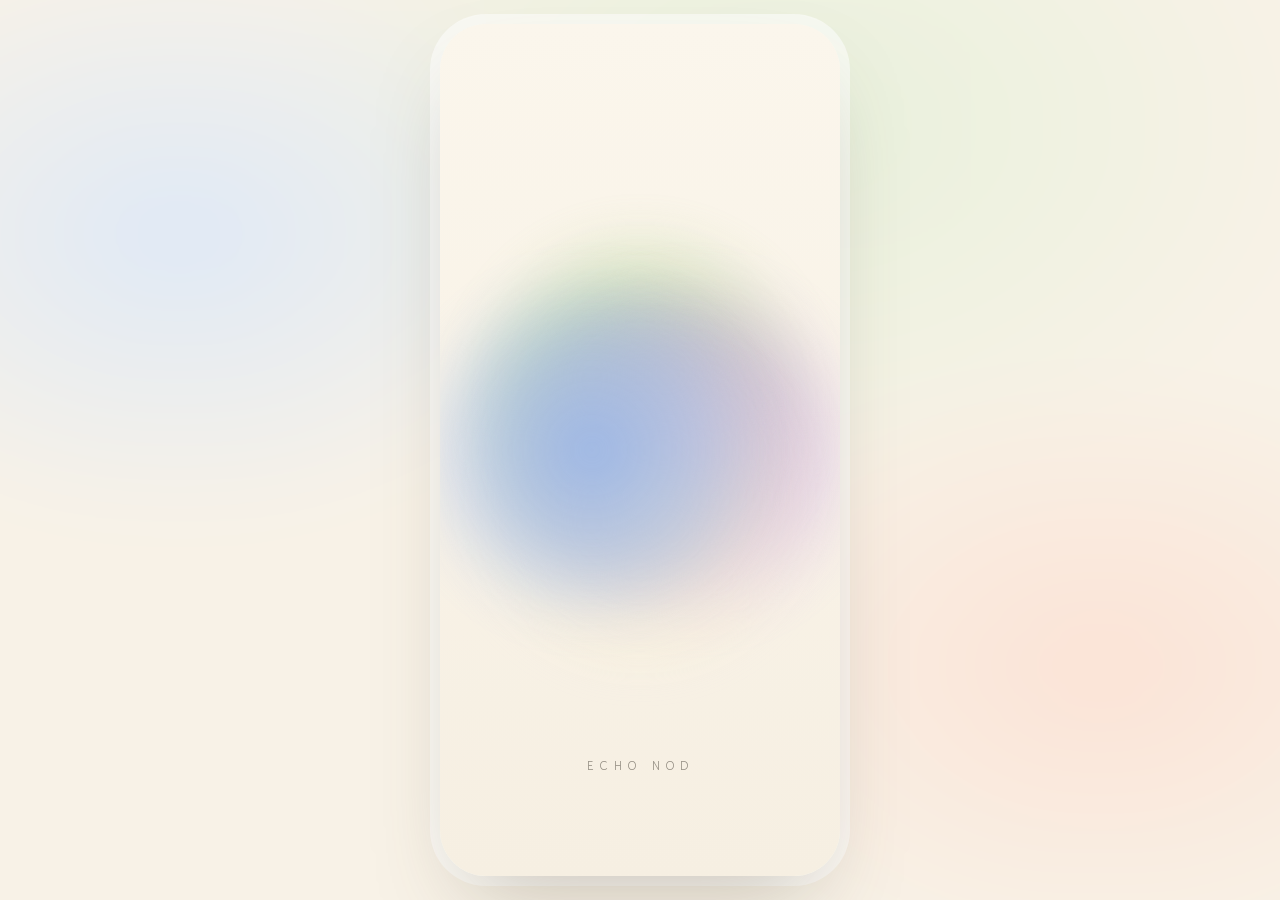
<file: echo-nod/index.html>
<!DOCTYPE html>
<html lang="ko">
<head>
  <meta charset="UTF-8" />
  <meta name="viewport" content="width=device-width, initial-scale=1, viewport-fit=cover" />
  <meta name="theme-color" content="#f6f1e6" />
  <title>ECHO NOD</title>
  <link rel="preconnect" href="https://fonts.googleapis.com" />
  <link rel="preconnect" href="https://fonts.gstatic.com" crossorigin />
  <link rel="stylesheet" href="https://fonts.googleapis.com/css2?family=Gowun+Dodum&display=swap" />
  <link rel="stylesheet" href="css/app.css" />
  <script type="importmap">{ "imports": { "three": "./vendor/three.module.min.js" } }</script>
</head>
<body>
  <div class="backdrop" aria-hidden="true"></div>
  <main id="app">
    <div id="screen"></div>
    <div id="layer"></div>
  </main>
  <noscript>ECHO NOD는 자바스크립트가 필요해요.</noscript>
  <script type="module" src="js/main.js"></script>
</body>
</html>
</file>
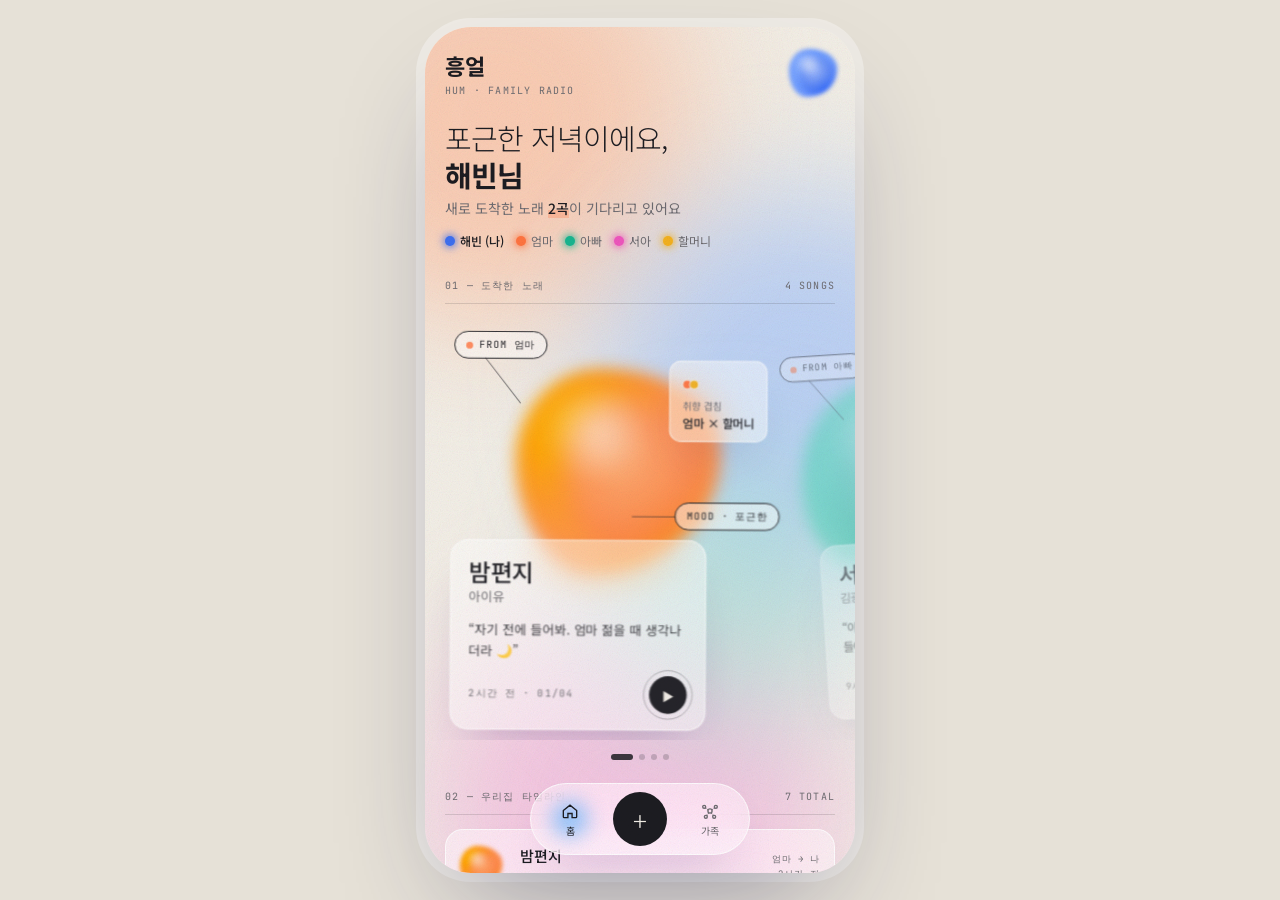
<file: family-songs/index.html>
<!doctype html>
<html lang="ko">
<head>
<meta charset="utf-8">
<meta name="viewport" content="width=device-width,initial-scale=1,viewport-fit=cover">
<meta name="theme-color" content="#f3efe7">
<title>흥얼 hum</title>
<link rel="preconnect" href="https://fonts.googleapis.com">
<link rel="preconnect" href="https://fonts.gstatic.com" crossorigin>
<link href="https://fonts.googleapis.com/css2?family=Noto+Sans+KR:wght@300;400;500;700&family=JetBrains+Mono:wght@400;500&display=swap" rel="stylesheet">
<style>
@property --c1{syntax:'<color>';inherits:true;initial-value:#8fb8ff}
@property --c2{syntax:'<color>';inherits:true;initial-value:#ffb08a}
@property --c3{syntax:'<color>';inherits:true;initial-value:#f5a3dc}
@property --c4{syntax:'<color>';inherits:true;initial-value:#a9c8ff}

:root{
  --bg:#f3efe7; --bg-2:#e6e1d7; --ink:#1c1c21; --ink-2:#6d6b70; --ink-3:#a19e9a;
  --line:rgba(28,28,33,.14); --glass:rgba(255,255,255,.5); --glass-strong:rgba(255,255,255,.74);
  --glass-brd:rgba(255,255,255,.8); --glow:#5fb6ff; --accent:#ff8a5c;
  --device:linear-gradient(165deg,#f4f4f6 0%,#dcdce1 100%);
  --device-screen:rgba(255,255,255,.62); --wheel:linear-gradient(180deg,#fbfbfc,#e7e7eb);
  --shadow:0 24px 50px -24px rgba(60,50,110,.32);
  --amb-op:.55; --grain-op:.13; --grain-blend:multiply;
  --spring:cubic-bezier(.34,1.56,.64,1); --ease:cubic-bezier(.22,1,.36,1);
  --mono:'JetBrains Mono',ui-monospace,monospace; --sans:'Noto Sans KR',system-ui,-apple-system,sans-serif;
  color-scheme:light;
}
@media (prefers-color-scheme:dark){
  :root:not([data-theme="light"]){
    --bg:#22387c; --bg-2:#16265a; --ink:#f5f2ff; --ink-2:rgba(245,242,255,.7); --ink-3:rgba(245,242,255,.42);
    --line:rgba(255,255,255,.2); --glass:rgba(255,255,255,.1); --glass-strong:rgba(255,255,255,.17);
    --glass-brd:rgba(255,255,255,.24); --glow:#7cc6ff;
    --device:linear-gradient(165deg,rgba(255,255,255,.2),rgba(255,255,255,.06));
    --device-screen:rgba(10,20,60,.28); --wheel:linear-gradient(180deg,rgba(255,255,255,.2),rgba(255,255,255,.07));
    --shadow:0 24px 50px -24px rgba(0,0,20,.6); --amb-op:.42; --grain-op:.09; --grain-blend:overlay;
    color-scheme:dark;
  }
}
:root[data-theme="dark"]{
  --bg:#22387c; --bg-2:#16265a; --ink:#f5f2ff; --ink-2:rgba(245,242,255,.7); --ink-3:rgba(245,242,255,.42);
  --line:rgba(255,255,255,.2); --glass:rgba(255,255,255,.1); --glass-strong:rgba(255,255,255,.17);
  --glass-brd:rgba(255,255,255,.24); --glow:#7cc6ff;
  --device:linear-gradient(165deg,rgba(255,255,255,.2),rgba(255,255,255,.06));
  --device-screen:rgba(10,20,60,.28); --wheel:linear-gradient(180deg,rgba(255,255,255,.2),rgba(255,255,255,.07));
  --shadow:0 24px 50px -24px rgba(0,0,20,.6); --amb-op:.42; --grain-op:.09; --grain-blend:overlay;
  color-scheme:dark;
}

*{box-sizing:border-box;margin:0;padding:0;-webkit-tap-highlight-color:transparent}
html,body{height:100%}
body{font-family:var(--sans);color:var(--ink);background:var(--bg-2);display:grid;place-items:center;overflow:hidden;-webkit-font-smoothing:antialiased}
button{font:inherit;color:inherit;background:none;border:0;cursor:pointer}
input,textarea{font:inherit;color:inherit;background:none;border:0;outline:0;width:100%;resize:none}
::placeholder{color:var(--ink-3)}

.app{position:relative;width:100%;height:100dvh;max-width:430px;background:var(--bg);overflow:hidden;isolation:isolate}
@media (min-width:600px) and (min-height:760px){
  .app{height:min(880px,94dvh);border-radius:46px;box-shadow:0 50px 120px -40px rgba(30,30,80,.45),0 0 0 9px rgba(255,255,255,.35)}
}

/* ---------- ambient ---------- */
.ambient{position:absolute;inset:-25%;z-index:-2;pointer-events:none;transform:translate3d(var(--px,0px),var(--py,0px),0);transition:transform 1.4s var(--ease)}
.ambient span{position:absolute;width:62%;aspect-ratio:1;border-radius:50%;filter:blur(64px);opacity:var(--amb-op);animation:drift 24s ease-in-out infinite alternate}
.ambient span:nth-child(1){background:#ffb08a;top:8%;left:-4%}
.ambient span:nth-child(2){background:#8fb8ff;top:30%;right:-6%;animation-duration:29s;animation-delay:-8s}
.ambient span:nth-child(3){background:#f5a3dc;bottom:6%;left:18%;animation-duration:33s;animation-delay:-14s}
.ambient span:nth-child(4){background:#9fe3d3;bottom:28%;right:16%;width:42%;animation-duration:26s;animation-delay:-4s}
@keyframes drift{0%{transform:translate(0,0) scale(1)}50%{transform:translate(14%,9%) scale(1.18)}100%{transform:translate(-9%,15%) scale(.88)}}
.grain{position:absolute;inset:-60%;z-index:80;pointer-events:none;opacity:var(--grain-op);mix-blend-mode:var(--grain-blend);
  background-image:url("data:image/svg+xml,%3Csvg xmlns='http://www.w3.org/2000/svg' width='180' height='180'%3E%3Cfilter id='n'%3E%3CfeTurbulence type='fractalNoise' baseFrequency='.9' numOctaves='3' stitchTiles='stitch'/%3E%3C/filter%3E%3Crect width='100%25' height='100%25' filter='url(%23n)'/%3E%3C/svg%3E");
  animation:grain .9s steps(5) infinite}
@keyframes grain{0%{transform:translate(0,0)}20%{transform:translate(-4%,3%)}40%{transform:translate(3%,-5%)}60%{transform:translate(-6%,-2%)}80%{transform:translate(5%,4%)}100%{transform:translate(0,0)}}

/* ---------- blobs ---------- */
.blob{position:relative;width:100%;aspect-ratio:1;transition:--c1 1.1s var(--ease),--c2 1.1s var(--ease),--c3 1.1s var(--ease),--c4 1.1s var(--ease)}
.blob i{position:absolute;inset:8%;border-radius:42% 58% 63% 37%/45% 40% 60% 55%;animation:morph var(--d,9s) ease-in-out infinite alternate;animation-delay:var(--dl,0s)}
.blob i:nth-child(1){background:radial-gradient(circle at 72% 78%,var(--c3),transparent 58%),radial-gradient(circle at 24% 28%,var(--c2),transparent 62%),linear-gradient(140deg,var(--c1),var(--c4));filter:blur(var(--bl,10px)) saturate(1.35)}
.blob i:nth-child(2){inset:22% 12% 16% 28%;background:radial-gradient(circle at 40% 40%,var(--c4),var(--c1) 72%);filter:blur(calc(var(--bl,10px)*1.7));opacity:.7;animation-duration:calc(var(--d,9s)*1.37);animation-direction:alternate-reverse}
.blob i:nth-child(3){inset:16% 34% 48% 18%;background:radial-gradient(circle,rgba(255,255,255,.9),transparent 70%);filter:blur(calc(var(--bl,10px)*1.3));opacity:.65;animation-duration:calc(var(--d,9s)*.78)}
.blob.sm{--bl:2px}.blob.md{--bl:4px}.blob.lg{--bl:8px}
@keyframes morph{
  0%{border-radius:42% 58% 63% 37%/45% 40% 60% 55%;transform:rotate(var(--r,0deg)) scale(1)}
  33%{border-radius:63% 37% 38% 62%/55% 63% 37% 45%;transform:rotate(calc(var(--r,0deg) + 40deg)) scale(1.06) translate(2%,-2%)}
  66%{border-radius:36% 64% 55% 45%/62% 36% 64% 38%;transform:rotate(calc(var(--r,0deg) + 85deg)) scale(.95) translate(-2%,2%)}
  100%{border-radius:52% 48% 34% 66%/40% 58% 42% 60%;transform:rotate(calc(var(--r,0deg) + 130deg)) scale(1.03)}
}

/* ---------- type & atoms ---------- */
.mono{font-family:var(--mono);font-size:10px;letter-spacing:.12em;text-transform:uppercase;color:var(--ink-2)}
.tag{position:absolute;display:inline-flex;align-items:center;gap:6px;font-family:var(--mono);font-size:10px;letter-spacing:.1em;text-transform:uppercase;padding:6px 11px;border:1px solid var(--ink);border-radius:999px;background:var(--glass);backdrop-filter:blur(8px);-webkit-backdrop-filter:blur(8px);white-space:nowrap;z-index:3}
.glass{background:var(--glass);border:1px solid var(--glass-brd);backdrop-filter:blur(20px) saturate(1.5);-webkit-backdrop-filter:blur(20px) saturate(1.5);box-shadow:var(--shadow)}
.pressable{transition:transform .5s var(--spring)}
.pressable:active{transform:scale(.94);transition-duration:.12s}

/* ---------- screens ---------- */
.screen{position:absolute;inset:0;overflow-y:auto;overflow-x:hidden;padding:calc(env(safe-area-inset-top) + 22px) 20px 140px;scrollbar-width:none;
  opacity:0;visibility:hidden;transform:translateY(26px) scale(.975);filter:blur(10px);
  transition:opacity .45s var(--ease),transform .7s var(--ease),filter .45s var(--ease),visibility 0s linear .45s}
.screen::-webkit-scrollbar{display:none}
.screen.active{opacity:1;visibility:visible;transform:none;filter:none;transition-delay:0s}
.screen.active .rv{animation:rise .9s var(--ease) both;animation-delay:calc(var(--i,0)*75ms + 90ms)}
@keyframes rise{from{opacity:0;transform:translateY(26px);filter:blur(8px)}}

.top{display:flex;align-items:center;justify-content:space-between;margin-bottom:22px}
.brand{display:flex;flex-direction:column;gap:3px}
.brand-mark{font-size:22px;font-weight:700;letter-spacing:-.02em}
.me-btn{width:44px;height:44px;border-radius:50%;position:relative}
.me-btn .blob{position:absolute;inset:-6px;width:auto}
.ghost-btn{font-family:var(--mono);font-size:11px;letter-spacing:.1em;text-transform:uppercase;padding:9px 14px;border-radius:999px;border:1px solid var(--line);background:var(--glass)}

.greet{font-size:29px;line-height:1.26;font-weight:300;letter-spacing:-.03em;margin-bottom:6px}
.greet b{font-weight:700}
.greet .ch{display:inline-block;animation:letter 1s var(--ease) both;animation-delay:calc(var(--k)*32ms + 150ms);white-space:pre}
@keyframes letter{from{opacity:0;transform:translateY(.5em) rotate(6deg);filter:blur(6px)}}
.sub{color:var(--ink-2);font-size:14px;margin-bottom:6px}
.sub em{font-style:normal;color:var(--ink);font-weight:500;background:linear-gradient(transparent 60%,rgba(255,138,92,.35) 60%)}

.sec-head{display:flex;justify-content:space-between;align-items:baseline;margin:30px 0 14px;padding-bottom:10px;border-bottom:1px solid var(--line)}

/* ---------- hero carousel ---------- */
.carousel{display:flex;overflow-x:auto;scroll-snap-type:x mandatory;margin:0 -20px;padding:4px 7% 8px;scrollbar-width:none;gap:0}
.carousel::-webkit-scrollbar{display:none}
.slide{flex:0 0 86%;scroll-snap-align:center;cursor:pointer}
.stage{position:relative;height:min(410px,57dvh);transform:scale(calc(1 - var(--a,0)*.1)) rotate(calc(var(--o,0)*-4deg));opacity:calc(1 - var(--a,0)*.5);transition:transform .2s linear}
.stage .art{position:absolute;width:76%;left:12%;top:6%;transform:translateX(calc(var(--o,0)*-46px)) rotate(calc(var(--o,0)*20deg))}
.stage .t-from{top:2%;left:0}
.stage .t-from::after{content:'';position:absolute;left:30px;top:100%;width:1px;height:58px;background:var(--ink);opacity:.55;transform-origin:top;transform:rotate(-38deg) scaleY(0);transition:transform 1s var(--ease) .3s}
.stage .t-mood{top:44%;right:-2%}
.stage .t-mood::before{content:'';position:absolute;right:100%;top:50%;width:44px;height:1px;background:var(--ink);opacity:.55;transform-origin:right;transform:scaleX(0);transition:transform 1s var(--ease) .45s}
.screen.active .stage .t-from::after{transform:rotate(-38deg) scaleY(1)}
.screen.active .stage .t-mood::before{transform:scaleX(1)}
.new-dot{width:7px;height:7px;border-radius:50%;background:var(--accent);box-shadow:0 0 0 0 rgba(255,138,92,.6);animation:ping 1.8s infinite}
@keyframes ping{70%{box-shadow:0 0 0 9px rgba(255,138,92,0)}100%{box-shadow:0 0 0 0 rgba(255,138,92,0)}}
.stat{position:absolute;top:9%;right:2%;padding:10px 12px;border-radius:12px;min-width:72px;z-index:3}
.stat b{display:block;font-size:22px;font-weight:400;letter-spacing:-.02em;line-height:1}
.stat span{font-size:10px;color:var(--ink-2)}
.note{position:absolute;left:0;bottom:0;width:80%;padding:18px 18px 16px;border-radius:18px;z-index:4;transform:translateX(calc(var(--o,0)*34px))}
.note h3{font-size:24px;font-weight:500;letter-spacing:-.03em;line-height:1.15}
.note .artist{font-size:13px;color:var(--ink-2);margin-top:2px}
.note .msg{font-size:13px;line-height:1.6;margin-top:14px;color:var(--ink);opacity:.86}
.note .foot{display:flex;justify-content:space-between;align-items:center;margin-top:14px}
.play-ic{width:38px;height:38px;border-radius:50%;background:var(--ink);color:var(--bg);display:grid;place-items:center;font-size:12px;position:relative}
.play-ic::after{content:'';position:absolute;inset:-6px;border-radius:50%;border:1px solid var(--ink);opacity:.3;animation:halo 2.4s var(--ease) infinite}
@keyframes halo{from{transform:scale(.8);opacity:.5}to{transform:scale(1.35);opacity:0}}
.dots{display:flex;justify-content:center;gap:6px;margin-top:14px}
.dots i{width:6px;height:6px;border-radius:4px;background:var(--ink);opacity:.2;transition:width .5s var(--spring),opacity .3s}
.dots i.on{width:22px;opacity:.85}

/* ---------- timeline ---------- */
.timeline{list-style:none;display:flex;flex-direction:column;gap:10px}
.row{display:flex;align-items:center;gap:14px;padding:12px 14px 12px 10px;border-radius:18px;cursor:pointer;
  transform:perspective(700px) rotateX(var(--rx,0deg)) rotateY(var(--ry,0deg));transition:transform .5s var(--ease)}
.row .mini{width:50px;flex:none}
.row .rt{flex:1;min-width:0}
.row .rt b{display:block;font-weight:500;font-size:15px;white-space:nowrap;overflow:hidden;text-overflow:ellipsis}
.row .rt span{font-size:12px;color:var(--ink-2)}
.row .rr{text-align:right;line-height:1.7;font-size:9px}
.row .emo{font-size:12px;letter-spacing:2px}

/* ---------- compose ---------- */
.compose-stage{position:relative;height:300px;margin:-6px 0 6px}
.cs-blob{position:absolute;width:250px;left:50%;top:10px;margin-left:-125px}
.cs-title{position:absolute;left:50%;top:50%;transform:translate(-50%,-58%);text-align:center;width:72%;z-index:2;pointer-events:none}
.cs-title b{display:block;font-size:26px;font-weight:500;letter-spacing:-.03em;line-height:1.2;transition:opacity .3s;word-break:keep-all}
.cs-title span{font-size:13px;color:var(--ink-2)}
.cs-title .ph{opacity:.35}
.cs-mood{top:16px;right:0}
.cs-mood::before{content:'';position:absolute;right:100%;top:50%;width:36px;height:1px;background:var(--ink);opacity:.5}
.cs-to{bottom:18px;left:0}
.cs-to::after{content:'';position:absolute;left:60%;bottom:100%;width:1px;height:40px;background:var(--ink);opacity:.5;transform:rotate(30deg);transform-origin:bottom}
.bump{animation:bump .6s var(--spring)}
@keyframes bump{40%{transform:scale(1.08)}}
.field{display:flex;flex-direction:column;gap:6px;padding:12px 16px;border-radius:16px;margin-bottom:10px;box-shadow:none;transition:border-color .3s,transform .4s var(--spring)}
.field:focus-within{border-color:var(--ink);transform:scale(1.01)}
.field input,.field textarea{font-size:16px}
.shake{animation:shake .5s}
@keyframes shake{20%,60%{transform:translateX(-7px)}40%,80%{transform:translateX(7px)}}
.pick{display:flex;gap:6px;justify-content:space-between}
.pick button{flex:1;display:flex;flex-direction:column;align-items:center;gap:6px;padding:8px 0 10px;border-radius:18px;border:1px solid transparent;transition:transform .55s var(--spring),border-color .3s,background .3s}
.pick button .mb{width:56px;position:relative;transition:transform .6s var(--spring),filter .4s}
.pick button span{font-size:13px}
.pick button:not(.on) .mb{filter:grayscale(.75) opacity(.55)}
.pick button.on{border-color:var(--ink);background:var(--glass)}
.pick button.on .mb{transform:scale(1.12) rotate(12deg)}
.pick button .chk{position:absolute;right:-2px;top:-2px;width:18px;height:18px;border-radius:50%;background:var(--ink);color:var(--bg);font-size:10px;display:grid;place-items:center;transform:scale(0);transition:transform .5s var(--spring);z-index:2}
.pick button.on .chk{transform:scale(1)}
.chips{display:flex;flex-wrap:wrap;gap:6px;margin-top:2px}
.chips button{font-size:12px;padding:7px 12px;border-radius:999px;border:1px solid var(--line);background:var(--glass)}
.send-btn{position:relative;overflow:hidden;width:100%;height:62px;margin-top:28px;border-radius:999px;background:var(--ink);color:var(--bg);font-size:15px;font-weight:500;letter-spacing:.02em;transition:transform .5s var(--spring)}
.send-btn .fill{position:absolute;inset:0;background:linear-gradient(90deg,#5fb6ff,#f5a3dc,#ff8a5c);transform:scaleX(0);transform-origin:left;transition:transform .25s ease-out;filter:blur(6px);opacity:.95}
.send-btn.holding{transform:scale(.97)}
.send-btn.holding .fill{transform:scaleX(1.05);transition:transform .75s linear}
.send-btn .lbl{position:relative}

/* ---------- mood widget (glow path) ---------- */
.mood{position:relative;padding:6px 0}
.mood-svg{position:absolute;inset:0;width:100%;height:100%;overflow:visible;pointer-events:none}
.mood-svg .glow{fill:none;stroke:var(--glow);stroke-width:30;stroke-linecap:round;stroke-linejoin:round;opacity:.8}
.mood-svg .core{fill:none;stroke:var(--glow);stroke-width:2;opacity:.55;stroke-dasharray:2 6;animation:flow 1.2s linear infinite}
@keyframes flow{to{stroke-dashoffset:-16}}
.mrow{display:flex;align-items:center;gap:10px;height:62px}
.mrow .ml,.mrow .mr{width:52px;flex:none;font-size:10px}
.mrow .mr{text-align:right}
.mt{position:relative;flex:1;height:34px;cursor:grab;touch-action:none}
.mt::before{content:'';position:absolute;left:0;right:0;top:50%;height:1px;background:var(--ink);opacity:.3}
.mt .gh{position:absolute;top:50%;width:9px;height:9px;margin:-4.5px 0 0 -4.5px;border-radius:50%;background:var(--ink);opacity:.85}
.mh{position:absolute;top:50%;width:22px;height:22px;margin:-11px 0 0 -11px;border-radius:50%;background:var(--ink);z-index:2;transition:transform .5s var(--spring),box-shadow .4s}
.mh.hot{background:#1c1c21;transform:scale(.72);box-shadow:0 0 0 7px #ffb59a,0 0 22px 14px rgba(255,150,120,.75)}
.mood.ro .mt{cursor:default}
.mood.drag .mt{cursor:grabbing}

/* ---------- family ---------- */
.big{font-size:26px;font-weight:300;letter-spacing:-.03em;line-height:1.32;margin-bottom:6px}
.big b{font-weight:700}
.orbit-wrap{position:relative;width:100%;aspect-ratio:1;margin:6px 0 10px}
.orbit{position:absolute;inset:0;transform:rotate(var(--rot,0deg))}
.orbit svg{position:absolute;inset:0;width:100%;height:100%;overflow:visible}
.orbit .ring{fill:none;stroke:var(--ink);stroke-width:.18;opacity:.35;stroke-dasharray:.6 1.4}
.orbit .lnk{fill:none;stroke-linecap:round;stroke-dasharray:1 2.5;animation:flow2 3s linear infinite}
@keyframes flow2{to{stroke-dashoffset:-14}}
@keyframes orbit{to{transform:rotate(360deg)}}
.node{position:absolute;width:23%;transform:translate(-50%,-50%);cursor:pointer}
.node-in{transform:rotate(calc(var(--rot,0deg)*-1));display:flex;flex-direction:column;align-items:center;gap:2px;transition:opacity .4s}
.node .blob{transition:transform .7s var(--spring)}
.node span{font-size:12px;font-weight:500}
.node.sel .blob{transform:scale(1.22)}
.orbit.has-sel .node:not(.sel) .node-in{opacity:.45}
.core-node{position:absolute;left:50%;top:50%;width:30%;transform:translate(-50%,-50%)}
.core-node .lbl{position:absolute;inset:0;display:grid;place-items:center;text-align:center;font-size:13px;font-weight:700;transform:rotate(calc(var(--rot,0deg)*-1))}
.member-card{border-radius:22px;padding:18px;display:grid;grid-template-columns:64px 1fr;gap:4px 14px;align-items:center;transform:perspective(700px) rotateX(var(--rx,0deg)) rotateY(var(--ry,0deg));transition:transform .5s var(--ease)}
.member-card .av{grid-row:span 2;width:64px}
.member-card h4{font-size:19px;font-weight:500}
.member-card .grid3{grid-column:1/-1;display:grid;grid-template-columns:repeat(3,1fr);gap:8px;margin-top:12px}
.member-card .grid3 div{padding:10px;border-radius:12px;background:var(--glass);border:1px solid var(--glass-brd)}
.member-card .grid3 b{display:block;font-size:20px;font-weight:400}
.member-card .act{grid-column:1/-1;margin-top:12px;height:46px;border-radius:999px;background:var(--ink);color:var(--bg);font-size:14px}
.member-card .act[disabled]{opacity:.35}
.swap{animation:swap .6s var(--ease)}
@keyframes swap{from{opacity:0;transform:translateY(14px) scale(.97)}}
.stats{display:grid;grid-template-columns:repeat(3,1fr);gap:8px;margin-top:12px}
.stats div{padding:12px;border-radius:14px}
.stats b{display:block;font-size:24px;font-weight:300;letter-spacing:-.03em}
.stats span{font-size:11px;color:var(--ink-2)}
.reset{display:block;margin:34px auto 0}
.tdots{display:inline-flex;vertical-align:middle;padding-left:3px}
.tdots i{width:10px;height:10px;border-radius:50%;margin-left:-3px;border:1.5px solid var(--bg);display:inline-block}
.legend{display:flex;flex-wrap:wrap;gap:6px 12px;margin:14px 0 4px}
.legend span{display:inline-flex;align-items:center;gap:5px;font-size:12px;color:var(--ink-2)}
.legend span.me{color:var(--ink);font-weight:500}
.legend i{width:10px;height:10px;border-radius:50%;box-shadow:0 0 8px 1px currentColor}
.stat{max-width:128px}
.stat span{display:block;margin-top:6px}
.stat em{display:block;font-style:normal;font-size:12px;font-weight:500;line-height:1.35;margin-top:2px;word-break:keep-all}
.cs-taste{top:16px;left:0}
.pl-taste{display:flex;justify-content:center;align-items:center;gap:8px;margin-top:10px;color:var(--ink)}
.pairs{display:grid;grid-template-columns:1fr 1fr;gap:8px}
.pair{border-radius:18px;padding:12px 12px 14px;display:flex;flex-direction:column;gap:3px;cursor:pointer;min-width:0;box-shadow:none}
.pair .pb{width:66%;margin:0 auto 6px}
.pair b{font-size:14px;font-weight:500;display:flex;align-items:center;gap:6px}
.pair p{font-size:11px;color:var(--ink-2);white-space:nowrap;overflow:hidden;text-overflow:ellipsis}
.pick button.on{border-color:var(--mc)!important;box-shadow:0 0 18px -4px var(--mc)}

/* ---------- tab bar ---------- */
.tabbar{position:absolute;left:50%;bottom:calc(env(safe-area-inset-bottom) + 18px);transform:translateX(-50%);display:flex;align-items:center;gap:6px;padding:8px;border-radius:999px;z-index:40;animation:tabin 1s var(--spring) .2s both}
@keyframes tabin{from{transform:translate(-50%,120%)}}
.tab-glow{position:absolute;top:50%;left:0;width:56px;height:56px;margin:-28px 0 0 -28px;border-radius:50%;background:radial-gradient(circle,var(--glow),transparent 70%);filter:blur(8px);opacity:.85;transition:transform .7s var(--spring);pointer-events:none}
.tab{position:relative;width:62px;height:50px;border-radius:999px;display:flex;flex-direction:column;align-items:center;justify-content:center;gap:2px;font-size:10px;color:var(--ink-2);transition:color .3s,transform .5s var(--spring)}
.tab svg{width:20px;height:20px;stroke:currentColor;fill:none;stroke-width:1.6}
.tab.active{color:var(--ink)}
.tab.send-tab{width:54px;height:54px;background:var(--ink);color:var(--bg);font-size:26px;font-weight:300;margin:0 6px}
.tab.send-tab.active{transform:rotate(45deg)}

/* ---------- player sheet ---------- */
.sheet{position:absolute;inset:0;z-index:60;pointer-events:none}
.sheet-bg{position:absolute;inset:0;background:rgba(20,20,40,.18);backdrop-filter:blur(6px);-webkit-backdrop-filter:blur(6px);opacity:0;transition:opacity .5s}
.sheet-body{position:absolute;left:0;right:0;bottom:0;max-height:96%;overflow-y:auto;scrollbar-width:none;padding:12px 18px calc(env(safe-area-inset-bottom) + 22px);border-radius:34px 34px 0 0;background:var(--bg);transform:translateY(105%);transition:transform .75s var(--spring)}
.sheet-body::before{content:'';position:absolute;inset:0;z-index:-1;background:radial-gradient(60% 40% at 20% 10%,color-mix(in srgb,var(--c1) 45%,transparent),transparent),radial-gradient(60% 40% at 90% 40%,color-mix(in srgb,var(--c3) 40%,transparent),transparent);transition:--c1 1s,--c3 1s;filter:blur(20px)}
.sheet:not(.open) .sheet-body{visibility:hidden;transition:transform .5s var(--ease),visibility 0s .5s}
.sheet.open{pointer-events:auto}
.sheet.open .sheet-bg{opacity:1}
.sheet.open .sheet-body{transform:none}
.grab{display:block;width:44px;height:5px;border-radius:5px;background:var(--ink);opacity:.2;margin:0 auto 14px}
.device{border-radius:36px;padding:14px;background:var(--device);box-shadow:inset 0 1px 0 rgba(255,255,255,.8),0 30px 60px -30px rgba(40,40,90,.45);border:1px solid var(--glass-brd)}
.dscreen{position:relative;border-radius:24px;padding:16px;background:var(--device-screen);box-shadow:inset 0 2px 10px rgba(0,0,0,.08);overflow:hidden}
.pl-art{width:62%;margin:0 auto;transform:scale(var(--pulse,1));transition:transform .15s}
.pl-art .blob{animation:spin 24s linear infinite;animation-play-state:paused}
.playing .pl-art .blob{animation-play-state:running}
@keyframes spin{to{transform:rotate(360deg)}}
.pl-tag{top:14px;left:14px}
.pl-tag2{top:14px;right:14px}
.pl-meta{text-align:center;margin-top:-4px}
.pl-meta h2{font-size:22px;font-weight:500;letter-spacing:-.03em}
.pl-meta p{font-size:13px;color:var(--ink-2)}
.pl-note{margin:12px auto 0;max-width:92%;text-align:center;font-size:13px;line-height:1.6;opacity:.85}
.prog{margin-top:14px}
.bar{position:relative;height:4px;border-radius:4px;background:var(--line)}
.bar i{position:absolute;left:0;top:0;bottom:0;border-radius:4px;background:var(--ink);width:0}
.bar i::after{content:'';position:absolute;right:-6px;top:50%;width:12px;height:12px;margin-top:-6px;border-radius:50%;background:var(--ink);box-shadow:0 0 0 4px color-mix(in srgb,var(--glow) 40%,transparent)}
.times{display:flex;justify-content:space-between;margin-top:8px}
.hum-note{text-align:center;font-size:10px;margin-top:10px;color:var(--ink-3)}
.wheel{position:relative;width:200px;height:200px;margin:18px auto 4px;border-radius:50%;background:var(--wheel);box-shadow:inset 0 2px 6px rgba(255,255,255,.6),0 10px 24px -12px rgba(30,30,70,.35);touch-action:none;user-select:none;-webkit-user-select:none;cursor:grab}
.wheel .w{position:absolute;font-size:13px;color:var(--ink-2);pointer-events:none}
.wheel .wt{top:16px;left:50%;transform:translateX(-50%);font-family:var(--mono);font-size:10px;letter-spacing:.14em}
.wheel .wl{left:20px;top:50%;transform:translateY(-50%)}
.wheel .wr{right:20px;top:50%;transform:translateY(-50%)}
.wheel .wb{bottom:16px;left:50%;transform:translateX(-50%)}
.wheel-dot{position:absolute;inset:0;pointer-events:none;transform:rotate(var(--wa,0deg))}
.wheel-dot::after{content:'';position:absolute;left:50%;top:6px;width:6px;height:6px;margin-left:-3px;border-radius:50%;background:var(--glow);box-shadow:0 0 10px 3px var(--glow)}
.wheel-center{position:absolute;left:50%;top:50%;width:76px;height:76px;margin:-38px 0 0 -38px;border-radius:50%;background:var(--bg);box-shadow:0 4px 12px -4px rgba(30,30,70,.3),inset 0 1px 0 rgba(255,255,255,.6);font-size:22px;color:var(--ink);transition:transform .5s var(--spring)}
.wheel-center:active{transform:scale(.88)}
.wheel-center.liked{color:#ff5a7a}
.reacts{display:flex;justify-content:center;gap:10px;margin-top:16px}
.reacts button{width:52px;height:52px;border-radius:50%;font-size:22px}
.sheet-actions{display:grid;grid-template-columns:1fr 1fr;gap:8px;margin-top:14px}
.sheet-actions a,.sheet-actions button{display:flex;align-items:center;justify-content:center;height:50px;border-radius:999px;font-size:14px;text-decoration:none;color:var(--ink);border:1px solid var(--line);background:var(--glass)}
.sheet-actions .pri{background:var(--ink);color:var(--bg);border-color:transparent}

/* ---------- fx ---------- */
.particle{position:absolute;border-radius:50%;filter:blur(1.5px);pointer-events:none;z-index:70}
.floater{position:absolute;pointer-events:none;z-index:70;font-size:30px}
.flyer{position:absolute;pointer-events:none;z-index:75}
.toast{position:absolute;left:50%;top:calc(env(safe-area-inset-top) + 14px);z-index:90;padding:12px 18px;border-radius:999px;font-size:13px;white-space:nowrap;transform:translate(-50%,-160%);transition:transform .7s var(--spring)}
.toast.show{transform:translate(-50%,0)}

@media (prefers-reduced-motion:reduce){
  *,*::before,*::after{animation-duration:.001ms!important;animation-iteration-count:1!important;transition-duration:.001ms!important}
}
</style>
</head>
<body>
<div class="app" id="app">
  <div class="ambient" id="ambient"><span></span><span></span><span></span><span></span></div>

  <!-- HOME -->
  <section class="screen active" id="s-home">
    <header class="top rv">
      <div class="brand"><span class="brand-mark">흥얼</span><span class="mono">hum · family radio</span></div>
      <button class="me-btn pressable" data-go="family" id="meBtn" aria-label="가족 보기"></button>
    </header>
    <h1 class="greet" id="greet"></h1>
    <p class="sub rv" style="--i:2" id="sub"></p>
    <div class="legend rv" style="--i:2" id="legend"></div>
    <div class="sec-head rv" style="--i:3"><span class="mono">01 — 도착한 노래</span><span class="mono" id="inboxCount"></span></div>
    <div class="carousel rv" style="--i:4" id="carousel"></div>
    <div class="dots rv" style="--i:5" id="dots"></div>
    <div class="sec-head rv" style="--i:6"><span class="mono">02 — 우리집 타임라인</span><span class="mono" id="tlCount"></span></div>
    <ul class="timeline" id="timeline"></ul>
  </section>

  <!-- SEND -->
  <section class="screen" id="s-send">
    <header class="top rv">
      <div class="brand"><span class="brand-mark">노래 보내기</span><span class="mono">compose · 한 곡, 한 줄</span></div>
      <button class="ghost-btn pressable" data-go="home">닫기</button>
    </header>
    <div class="compose-stage rv" style="--i:1">
      <div class="cs-blob" id="csBlob"></div>
      <span class="tag cs-mood" id="csMood">MOOD · 잔잔한</span>
      <span class="tag cs-taste" id="csTaste"></span>
      <span class="tag cs-to" id="csTo">TO · 누구에게?</span>
      <div class="cs-title"><b id="csTitle" class="ph">노래 제목</b><span id="csArtist"></span></div>
    </div>
    <div class="rv" style="--i:2">
      <div class="sec-head"><span class="mono">01 — Song</span><span class="mono">무슨 노래?</span></div>
      <label class="field glass" id="fTitleWrap"><span class="mono">제목</span><input id="fTitle" placeholder="예) 밤편지" autocomplete="off" maxlength="40"></label>
      <label class="field glass"><span class="mono">아티스트</span><input id="fArtist" placeholder="예) 아이유" autocomplete="off" maxlength="40"></label>
      <label class="field glass"><span class="mono">링크 · 선택</span><input id="fLink" placeholder="유튜브 · 멜론 · 스포티파이 링크" autocomplete="off" inputmode="url"></label>
    </div>
    <div class="rv" style="--i:3">
      <div class="sec-head"><span class="mono">02 — To</span><span class="mono">여러 명 가능</span></div>
      <div class="pick" id="pick"></div>
    </div>
    <div class="rv" style="--i:4">
      <div class="sec-head"><span class="mono">03 — Mood</span><span class="mono">점을 끌어보세요</span></div>
      <div id="moodSend"></div>
    </div>
    <div class="rv" style="--i:5">
      <div class="sec-head"><span class="mono">04 — Note</span><span class="mono" id="noteCount">0 / 120</span></div>
      <label class="field glass"><textarea id="fNote" rows="3" maxlength="120" placeholder="이 노래를 보내는 이유를 한 줄로"></textarea></label>
      <div class="chips" id="chips"></div>
    </div>
    <button class="send-btn rv" style="--i:6" id="sendBtn"><span class="fill"></span><span class="lbl">꾹 눌러서 보내기</span></button>
  </section>

  <!-- FAMILY -->
  <section class="screen" id="s-family">
    <header class="top rv">
      <div class="brand"><span class="brand-mark">우리집</span><span class="mono">family constellation</span></div>
      <button class="ghost-btn pressable" id="themeBtn">테마</button>
    </header>
    <h2 class="big rv" style="--i:1" id="famTitle"></h2>
    <div class="orbit-wrap rv" style="--i:2"><div class="orbit" id="orbit"></div></div>
    <div class="member-card glass rv" style="--i:3" id="mcard"></div>
    <div class="stats rv" style="--i:4" id="stats"></div>
    <div class="sec-head rv" style="--i:5"><span class="mono">취향이 겹친 색</span><span class="mono" id="pairCount"></span></div>
    <div class="pairs rv" style="--i:5" id="pairs"></div>
    <div class="sec-head rv" style="--i:6"><span class="mono">이번 주 우리집 무드</span><span class="mono">· 가족 평균</span></div>
    <div class="rv" style="--i:6" id="moodFamily"></div>
    <button class="ghost-btn reset pressable rv" style="--i:7" id="reset">데모 데이터 초기화</button>
  </section>

  <!-- TAB BAR -->
  <nav class="tabbar glass" id="tabbar">
    <span class="tab-glow" id="tabGlow"></span>
    <button class="tab active" data-go="home"><svg viewBox="0 0 24 24"><path d="M4 11.5 12 5l8 6.5V19a1 1 0 0 1-1 1h-4.5v-5h-5v5H5a1 1 0 0 1-1-1z"/></svg>홈</button>
    <button class="tab send-tab" data-go="send" aria-label="노래 보내기">+</button>
    <button class="tab" data-go="family"><svg viewBox="0 0 24 24"><circle cx="12" cy="12" r="2.5"/><circle cx="5" cy="7" r="1.8"/><circle cx="19" cy="7" r="1.8"/><circle cx="7" cy="19" r="1.8"/><circle cx="17" cy="19" r="1.8"/><path d="M6.4 8.2 10 10.6M17.6 8.2 14 10.6M8 17.5l2.4-3.4M16 17.5l-2.4-3.4" stroke-dasharray="1.5 1.5"/></svg>가족</button>
  </nav>

  <!-- PLAYER -->
  <div class="sheet" id="player" aria-hidden="true">
    <div class="sheet-bg" data-close></div>
    <div class="sheet-body" id="sheetBody">
      <button class="grab" data-close aria-label="닫기"></button>
      <div class="device">
        <div class="dscreen">
          <span class="tag pl-tag" id="plFrom"></span>
          <span class="tag pl-tag2" id="plMood"></span>
          <div class="pl-art" id="plArt"></div>
          <div class="pl-meta"><h2 id="plTitle"></h2><p id="plArtist"></p></div>
          <p class="pl-note" id="plNote"></p>
          <p class="pl-taste mono" id="plTaste"></p>
          <div class="prog"><div class="bar"><i id="plBar"></i></div><div class="times mono"><span id="plCur">0:00</span><span id="plLeft">-0:00</span></div></div>
          <p class="hum-note mono" id="humNote">이 노래의 무드로 만든 허밍이 흘러요</p>
        </div>
        <div class="wheel" id="wheel">
          <span class="w wt">답장</span><span class="w wl">⏮</span><span class="w wr">⏭</span><span class="w wb">▶︎❙❙</span>
          <span class="wheel-dot"></span>
          <button class="wheel-center" id="likeBtn" aria-label="좋아요">♡</button>
        </div>
      </div>
      <div class="reacts" id="reacts"></div>
      <div class="sheet-actions">
        <a id="extLink" target="_blank" rel="noopener">원곡 찾아 듣기 ↗</a>
        <button class="pri" id="replyBtn">노래로 답장</button>
      </div>
    </div>
  </div>

  <div class="toast glass" id="toast"></div>
  <div class="grain"></div>
</div>

<script>
/* ================= data ================= */
const AXES=[['차분한','신나는'],['먹먹한','행복한'],['새벽','한낮'],['혼자','함께']];
const MEMBERS=[
  {id:'jimin',name:'해빈',color:'#3d6ff0',cname:'바다 파랑'},
  {id:'mom',name:'엄마',color:'#ff7440',cname:'노을 주황'},
  {id:'dad',name:'아빠',color:'#17b58f',cname:'숲 초록'},
  {id:'sua',name:'서아',color:'#ee55bd',cname:'풍선 분홍'},
  {id:'grandma',name:'할머니',color:'#f3b11e',cname:'햇살 노랑'},
];
const PHRASES=['자기 전에 들어봐','출근길에 생각나서','이거 듣고 힘내','우리 노래 같아서','옛날 생각 나더라'];
const REACTS=['🥹','🥰','🎶','🔥'];
const KEY='hum.v2';
const now=Date.now(),M=60000,H=60*M,D=24*H;
function seed(){return{me:'jimin',songs:[
  {id:'s1',title:'밤편지',artist:'아이유',from:'mom',to:['jimin'],mood:[.18,.62,.08,.35],note:'자기 전에 들어봐. 엄마 젊을 때 생각나더라 🌙',at:now-2*H,plays:2,heard:[],reacts:[],liked:['grandma']},
  {id:'s2',title:'서른 즈음에',artist:'김광석',from:'dad',to:['jimin','sua'],mood:[.3,.28,.3,.2],note:'아빠가 너만 할 때 듣던 노래. 가사 한번 들어봐',at:now-9*H,plays:1,heard:[],reacts:[],liked:[]},
  {id:'s3',title:'Ditto',artist:'NewJeans',from:'sua',to:['jimin'],mood:[.62,.55,.4,.82],note:'언니 이거 요즘 무한반복 중 ㅋㅋ',at:now-26*H,plays:4,heard:['jimin'],reacts:[{by:'jimin',e:'🔥'}],liked:['jimin','mom']},
  {id:'s4',title:'바람의 노래',artist:'조용필',from:'grandma',to:['jimin','sua','mom'],mood:[.35,.72,.85,.9],note:'우리 강아지들 오늘도 힘내라',at:now-2*D,plays:6,heard:['jimin','mom'],reacts:[{by:'mom',e:'🥹'},{by:'jimin',e:'🥰'}],liked:['mom']},
  {id:'s5',title:'주저하는 연인들을 위해',artist:'잔나비',from:'jimin',to:['mom'],mood:[.4,.7,.7,.6],note:'엄마 아빠 생각나는 노래',at:now-3*D,plays:3,heard:['mom'],reacts:[{by:'mom',e:'🥹'}],liked:['mom']},
  {id:'s6',title:'그대에게',artist:'무한궤도',from:'dad',to:['mom'],mood:[.88,.85,.75,.7],note:'오랜만에 드라이브 갈까?',at:now-4*D,plays:2,heard:['mom'],reacts:[{by:'mom',e:'🔥'}],liked:['mom']},
  {id:'s7',title:'바람의 노래',artist:'조용필',from:'dad',to:['mom'],mood:[.3,.6,.7,.6],note:'어머님이 보내신 거 보고 생각나서. 이 노래 좋지',at:now-5*D,plays:1,heard:['mom'],reacts:[],liked:[]},
]}}
let state;
try{state=JSON.parse(localStorage.getItem(KEY))}catch(e){}
if(!state||!state.songs)state=seed();
function save(){try{localStorage.setItem(KEY,JSON.stringify(state))}catch(e){}}

/* ================= helpers ================= */
const $=s=>document.querySelector(s),$$=s=>[...document.querySelectorAll(s)];
const esc=s=>String(s??'').replace(/[&<>"']/g,c=>({'&':'&amp;','<':'&lt;','>':'&gt;','"':'&quot;',"'":'&#39;'}[c]));
const mem=id=>MEMBERS.find(m=>m.id===id);
const nm=id=>id===state.me?'나':mem(id).name;
const hash=s=>{let h=0;for(const c of s)h=(h*31+c.charCodeAt(0))|0;return Math.abs(h)};
function hex2rgb(h){const n=parseInt(h.slice(1),16);return[n>>16,(n>>8)&255,n&255]}
function mix(a,b,t){const A=hex2rgb(a),B=hex2rgb(b);return'#'+A.map((v,i)=>Math.round(v+(B[i]-v)*t).toString(16).padStart(2,'0')).join('')}
const lighten=(h,t)=>mix(h,'#ffffff',t),shade=(h,t)=>mix(h,'#1a1440',t);
/* 1 person → shades of their color · 2+ → their colors blended together */
function palette(cols){const[A,B,C,Dd]=cols;switch(cols.length){
  case 0:return['#d9d4cb','#ece7df','#cfd2dc','#f4efe7'];
  case 1:return[A,lighten(A,.45),shade(A,.12),lighten(A,.68)];
  case 2:return[A,B,mix(A,B,.5),lighten(A,.45)];
  case 3:return[A,B,C,mix(A,C,.5)];
  default:return[A,B,C,Dd]}}
MEMBERS.forEach(m=>m.colors=palette([m.color]));
const keyOf=(t,a)=>(String(t)+'|'+String(a)).toLowerCase().replace(/\s+/g,'');
/* taste = everyone who sent this song or ♥'d it (same title+artist counts as the same song) */
function tasteOf(key){const ids=[];state.songs.filter(s=>keyOf(s.title,s.artist)===key).sort((a,b)=>a.at-b.at)
  .forEach(s=>[s.from,...s.liked].forEach(id=>{if(!ids.includes(id))ids.push(id)}));return ids}
const taste=s=>tasteOf(keyOf(s.title,s.artist));
const songColors=s=>palette(taste(s).map(id=>mem(id).color));
const tdots=ids=>`<span class="tdots">${ids.map(id=>`<i style="background:${mem(id).color}"></i>`).join('')}</span>`;
const tasteLabel=ids=>ids.length>1?ids.map(nm).join(' × '):nm(ids[0])+'의 색';
function paintBlob(el,cols){if(el)cols.forEach((v,i)=>el.style.setProperty('--c'+(i+1),v))}
function moodWord(m){
  const[e,h]=m;
  if(e<.4&&h>=.55)return'포근한';if(e>=.6&&h>=.55)return'들뜬';if(e<.4&&h<.45)return'먹먹한';
  if(e>=.6&&h<.45)return'뜨거운';if(m[2]<.3)return'새벽의';return'잔잔한';
}
function blob(colors,{seed=0,size='md',speed=1}={}){
  const c=colors;
  return`<div class="blob ${size}" style="--c1:${c[0]};--c2:${c[1]};--c3:${c[2]};--c4:${c[3]};--d:${((7+seed%5)/speed).toFixed(2)}s;--r:${seed*47%360}deg;--dl:-${seed%7}s"><i></i><i></i><i></i></div>`;
}
function songBlob(s,o={}){return blob(songColors(s),{seed:hash(s.id),speed:.7+s.mood[0]*.9,...o})}
function ago(t){const d=Date.now()-t;if(d<M)return'방금';if(d<H)return Math.floor(d/M)+'분 전';if(d<D)return Math.floor(d/H)+'시간 전';return Math.floor(d/D)+'일 전'}
function fmt(s){s=Math.max(0,Math.floor(s));return Math.floor(s/60)+':'+String(s%60).padStart(2,'0')}
function vib(n=8){try{navigator.vibrate&&navigator.vibrate(n)}catch(e){}}
const app=$('#app');
function rel(x,y){const r=app.getBoundingClientRect();return[x-r.left,y-r.top]}

/* ================= fx ================= */
function burst(x,y,colors,n=18){
  const[px,py]=rel(x,y);
  for(let i=0;i<n;i++){
    const d=document.createElement('i');d.className='particle';const s=5+Math.random()*13;
    d.style.cssText=`left:${px}px;top:${py}px;width:${s}px;height:${s}px;background:${colors[i%colors.length]}`;
    app.appendChild(d);const a=Math.random()*Math.PI*2,r=40+Math.random()*100;
    d.animate([{transform:'translate(-50%,-50%) scale(1)',opacity:1},{transform:`translate(calc(-50% + ${Math.cos(a)*r}px),calc(-50% + ${Math.sin(a)*r}px)) scale(0)`,opacity:0}],
      {duration:700+Math.random()*600,easing:'cubic-bezier(.2,.8,.2,1)'}).onfinish=()=>d.remove();
  }
}
function floatEmoji(x,y,e){
  const[px,py]=rel(x,y);
  for(let i=0;i<5;i++){
    const d=document.createElement('span');d.className='floater';d.textContent=e;d.style.left=px+'px';d.style.top=py+'px';app.appendChild(d);
    const dx=(Math.random()-.5)*120,dy=-140-Math.random()*120;
    d.animate([{transform:'translate(-50%,-50%) scale(.4)',opacity:0},{transform:`translate(calc(-50% + ${dx*.3}px),calc(-50% + ${dy*.3}px)) scale(1.1)`,opacity:1,offset:.25},{transform:`translate(calc(-50% + ${dx}px),calc(-50% + ${dy}px)) scale(.8) rotate(${dx/4}deg)`,opacity:0}],
      {duration:1200+i*120,delay:i*70,easing:'cubic-bezier(.2,.7,.3,1)',fill:'both'}).onfinish=()=>d.remove();
  }
}
let toastT;
function toast(msg){const t=$('#toast');t.textContent=msg;t.classList.add('show');clearTimeout(toastT);toastT=setTimeout(()=>t.classList.remove('show'),2400)}

/* parallax ambient + tilt */
app.addEventListener('pointermove',e=>{
  const r=app.getBoundingClientRect(),x=(e.clientX-r.left)/r.width-.5,y=(e.clientY-r.top)/r.height-.5;
  $('#ambient').style.setProperty('--px',(-x*40)+'px');$('#ambient').style.setProperty('--py',(-y*40)+'px');
  const t=e.target.closest('.row,.member-card');
  if(t){const tr=t.getBoundingClientRect();t.style.setProperty('--ry',(((e.clientX-tr.left)/tr.width-.5)*8)+'deg');t.style.setProperty('--rx',(-((e.clientY-tr.top)/tr.height-.5)*8)+'deg')}
});
app.addEventListener('pointerout',e=>{const t=e.target.closest&&e.target.closest('.row,.member-card');if(t&&!t.contains(e.relatedTarget)){t.style.setProperty('--rx','0deg');t.style.setProperty('--ry','0deg')}});
window.addEventListener('deviceorientation',e=>{if(e.gamma==null)return;$('#ambient').style.setProperty('--px',(-e.gamma*1.2)+'px');$('#ambient').style.setProperty('--py',(-(e.beta-40)*1.2)+'px')});

/* ================= mood widget ================= */
const widgets=new Set();let uid=0;
function MoodWidget(el,{values,readonly=false,ghosts=[],onChange}){
  const id='g'+(++uid);
  el.className='mood'+(readonly?' ro':'');
  el.innerHTML=`<svg class="mood-svg"><defs><filter id="${id}" x="-50%" y="-50%" width="200%" height="200%"><feGaussianBlur stdDeviation="9"/></filter></defs><path class="glow" filter="url(#${id})"/><path class="core"/></svg>`+
    AXES.map((a,i)=>`<div class="mrow"><span class="ml mono">${a[0]}</span><div class="mt" data-i="${i}">${ghosts.map(g=>`<span class="gh" style="left:${g.v[i]*100}%;background:${g.c}"></span>`).join('')}<b class="mh"></b></div><span class="mr mono">${a[1]}</span></div>`).join('');
  const w={el,target:values.slice(),disp:values.map(v=>v*.2+.4),hot:-1,
    tracks:[...el.querySelectorAll('.mt')],handles:[...el.querySelectorAll('.mh')],glow:el.querySelector('.glow'),core:el.querySelector('.core'),
    set(v){this.target=v.slice()}};
  if(!readonly){
    let active=-1;
    const setFrom=(i,x)=>{const r=w.tracks[i].getBoundingClientRect();w.target[i]=Math.min(1,Math.max(0,(x-r.left)/r.width));onChange&&onChange(w.target.slice())};
    w.tracks.forEach((t,i)=>{
      t.addEventListener('pointerdown',e=>{active=i;t.setPointerCapture(e.pointerId);el.classList.add('drag');w.hot=i;w.handles.forEach((h,k)=>h.classList.toggle('hot',k===i));setFrom(i,e.clientX);vib(6)});
      t.addEventListener('pointermove',e=>{if(active===i)setFrom(i,e.clientX)});
      const end=()=>{active=-1;el.classList.remove('drag')};
      t.addEventListener('pointerup',end);t.addEventListener('pointercancel',end);
    });
  }
  widgets.add(w);return w;
}
function smoothPath(p){
  let d=`M${p[0].x},${p[0].y}`;
  for(let i=0;i<p.length-1;i++){const p0=p[i-1]||p[i],p1=p[i],p2=p[i+1],p3=p[i+2]||p2;
    d+=` C${p1.x+(p2.x-p0.x)/6},${p1.y+(p2.y-p0.y)/6} ${p2.x-(p3.x-p1.x)/6},${p2.y-(p3.y-p1.y)/6} ${p2.x},${p2.y}`}
  return d;
}
function tickWidgets(){
  widgets.forEach(w=>{
    if(!w.el.isConnected){widgets.delete(w);return}
    if(!w.el.offsetParent)return;
    const pts=w.tracks.map((t,i)=>{w.disp[i]+=(w.target[i]-w.disp[i])*.16;w.handles[i].style.left=(w.disp[i]*100)+'%';
      return{x:t.offsetLeft+w.disp[i]*t.offsetWidth,y:t.offsetTop+t.offsetHeight/2}});
    const d=smoothPath(pts);w.glow.setAttribute('d',d);w.core.setAttribute('d',d);
  });
}

/* ================= navigation ================= */
let current='home';
function go(name,opts={}){
  current=name;
  $$('.screen').forEach(s=>s.classList.toggle('active',s.id==='s-'+name));
  $$('.tab').forEach(t=>t.classList.toggle('active',t.dataset.go===name));
  moveGlow();
  const scr=$('#s-'+name);scr.scrollTop=0;
  if(name==='home')renderHome();
  if(name==='send')renderSend(opts);
  if(name==='family')renderFamily();
}
function moveGlow(){const t=$(`.tab[data-go="${current}"]`),g=$('#tabGlow');if(!t)return;g.style.transform=`translateX(${t.offsetLeft+t.offsetWidth/2}px)`}
document.addEventListener('click',e=>{const b=e.target.closest('[data-go]');if(b){vib(5);go(b.dataset.go)}});

/* ================= HOME ================= */
function greeting(){const h=new Date().getHours();return h<5?'깊은 밤이에요':h<11?'좋은 아침이에요':h<17?'나른한 오후예요':h<22?'포근한 저녁이에요':'깊은 밤이에요'}
function splitLetters(str,k0=0){return[...str].map((c,i)=>`<span class="ch" style="--k:${k0+i}">${c===' '?' ':esc(c)}</span>`).join('')}
function inbox(){return state.songs.filter(s=>s.to.includes(state.me)).sort((a,b)=>b.at-a.at)}
function renderHome(){
  const me=mem(state.me),g=greeting();
  $('#meBtn').innerHTML=blob(me.colors,{seed:3,size:'sm'});
  $('#greet').innerHTML=splitLetters(g+',')+'<br><b>'+splitLetters(me.name+'님',g.length+1)+'</b>';
  $('#legend').innerHTML=MEMBERS.map(m=>`<span class="${m.id===state.me?'me':''}"><i style="background:${m.color};color:${m.color}"></i>${m.id===state.me?m.name+' (나)':m.name}</span>`).join('');
  const list=inbox(),unheard=list.filter(s=>!s.heard.includes(state.me));
  $('#sub').innerHTML=unheard.length?`새로 도착한 노래 <em>${unheard.length}곡</em>이 기다리고 있어요`:'오늘은 누구에게 노래를 보내볼까요?';
  $('#inboxCount').textContent=`${list.length} songs`;
  const car=$('#carousel');
  car.innerHTML=list.length?list.map((s,i)=>{
    const n=!s.heard.includes(state.me);
    return`<article class="slide" data-open="${s.id}"><div class="stage">
      <div class="art">${songBlob(s,{size:'lg'})}</div>
      <span class="tag t-from">${n?'<i class="new-dot"></i>':''}FROM ${esc(nm(s.from))}</span>
      <span class="tag t-mood">MOOD · ${moodWord(s.mood)}</span>
      <div class="stat glass">${tdots(taste(s))}<span>${taste(s).length>1?'취향 겹침':'아직 한 사람의 색'}</span><em>${esc(tasteLabel(taste(s)))}</em></div>
      <div class="note glass"><h3>${esc(s.title)}</h3><p class="artist">${esc(s.artist)}</p>
        <p class="msg">“${esc(s.note)}”</p>
        <div class="foot"><span class="mono">${ago(s.at)} · ${String(i+1).padStart(2,'0')}/${String(list.length).padStart(2,'0')}</span><span class="play-ic">▶</span></div></div>
    </div></article>`}).join('')
    :`<article class="slide"><div class="stage"><div class="art">${blob(['#e8e3da','#cfd8ff','#ffd9c6','#f1e9ff'],{size:'lg'})}</div>
      <div class="note glass"><h3>아직 조용해요</h3><p class="msg">가족에게 먼저 노래를 보내보세요. 답장이 올지도 몰라요.</p></div></div></article>`;
  $('#dots').innerHTML=list.map((_,i)=>`<i class="${i?'':'on'}"></i>`).join('');
  car.scrollLeft=0;requestAnimationFrame(carouselFx);
  const all=[...state.songs].sort((a,b)=>b.at-a.at);
  $('#tlCount').textContent=`${all.length} total`;
  $('#timeline').innerHTML=all.map((s,i)=>`<li class="row glass rv" style="--i:${7+Math.min(i,6)}" data-open="${s.id}">
    <div class="mini">${songBlob(s,{size:'sm'})}</div>
    <div class="rt"><b>${esc(s.title)}</b><span>${tdots(taste(s))} ${esc(s.artist)} ${s.reacts.length?`<span class="emo">${s.reacts.map(r=>r.e).join('')}</span>`:''}</span></div>
    <div class="rr mono">${esc(nm(s.from))} → ${s.to.map(t=>esc(nm(t))).join(', ')}<br>${ago(s.at)}</div></li>`).join('');
}
function carouselFx(){
  const c=$('#carousel');if(!c)return;const cr=c.getBoundingClientRect(),cx=cr.left+cr.width/2;let best=0,bd=1e9;
  c.querySelectorAll('.slide').forEach((s,i)=>{const r=s.getBoundingClientRect(),o=(r.left+r.width/2-cx)/r.width;
    s.style.setProperty('--o',o.toFixed(3));s.style.setProperty('--a',Math.min(Math.abs(o),1.2).toFixed(3));if(Math.abs(o)<bd){bd=Math.abs(o);best=i}});
  $$('#dots i').forEach((d,i)=>d.classList.toggle('on',i===best));
}
$('#carousel').addEventListener('scroll',()=>requestAnimationFrame(carouselFx),{passive:true});
document.addEventListener('click',e=>{const o=e.target.closest('[data-open]');if(o){vib(6);openPlayer(o.dataset.open,o)}});

/* ================= SEND ================= */
let draft,sendMood,csBlobEl;
function newDraft(o={}){return{title:'',artist:'',link:'',to:o.to||[],mood:[.5,.6,.5,.5],note:''}}
function renderSend(o={}){
  draft=newDraft(o);
  ['fTitle','fArtist','fLink','fNote'].forEach(id=>$('#'+id).value='');$('#noteCount').textContent='0 / 120';
  $('#csBlob').innerHTML=blob(palette([mem(state.me).color]),{seed:5,size:'lg'});csBlobEl=$('#csBlob .blob');
  $('#pick').innerHTML=MEMBERS.filter(m=>m.id!==state.me).map((m,i)=>`<button class="pressable ${draft.to.includes(m.id)?'on':''}" data-pick="${m.id}" style="--mc:${m.color}"><div class="mb"><span class="chk">✓</span>${blob(m.colors,{seed:i+2,size:'sm'})}</div><span>${m.name}</span></button>`).join('');
  $('#chips').innerHTML=PHRASES.map(p=>`<button class="pressable" data-phrase="${p}">${p}</button>`).join('');
  sendMood=MoodWidget($('#moodSend'),{values:draft.mood,ghosts:[],onChange:v=>{draft.mood=v;updatePreview()}});
  updatePreview();
}
function updatePreview(){
  const tn=draft.title.toLowerCase().replace(/\s+/g,''),an=draft.artist.toLowerCase().replace(/\s+/g,'');
  const same=tn?state.songs.filter(x=>x.title.toLowerCase().replace(/\s+/g,'')===tn&&(!an||x.artist.toLowerCase().replace(/\s+/g,'')===an)):[];
  const ids=[state.me];same.forEach(x=>[x.from,...x.liked].forEach(id=>{if(!ids.includes(id))ids.push(id)}));
  paintBlob(csBlobEl,palette(ids.map(id=>mem(id).color)));if(csBlobEl)csBlobEl.style.setProperty('--d',(11-draft.mood[0]*7).toFixed(1)+'s');
  const tt=$('#csTaste'),lbl=ids.length>1?'취향 겹침 · '+ids.slice(1).map(nm).join(', '):'COLOR · 나의 색';
  tt.innerHTML=tdots(ids)+esc(lbl);if(tt.dataset.n!=ids.length){if(ids.length>(+tt.dataset.n||1)){const r=$('#csBlob').getBoundingClientRect();burst(r.left+r.width/2,r.top+r.height/2,ids.map(id=>mem(id).color),24);toast(ids.slice(1).map(nm).join(', ')+'도 좋아하는 노래예요 · 색이 섞였어요');vib([10,30,10])}tt.dataset.n=ids.length;tt.classList.remove('bump');void tt.offsetWidth;tt.classList.add('bump')}
  const w=moodWord(draft.mood),mt=$('#csMood');if(mt.dataset.w!==w){mt.dataset.w=w;mt.textContent='MOOD · '+w;mt.classList.remove('bump');void mt.offsetWidth;mt.classList.add('bump')}
  const t=$('#csTitle');t.textContent=draft.title||'노래 제목';t.classList.toggle('ph',!draft.title);
  $('#csArtist').textContent=draft.artist;
  $('#csTo').textContent='TO · '+(draft.to.length?draft.to.map(nm).join(', '):'누구에게?');
}
$('#fTitle').addEventListener('input',e=>{draft.title=e.target.value.trim();updatePreview()});
$('#fArtist').addEventListener('input',e=>{draft.artist=e.target.value.trim();updatePreview()});
$('#fLink').addEventListener('input',e=>{draft.link=e.target.value.trim()});
$('#fNote').addEventListener('input',e=>{draft.note=e.target.value;$('#noteCount').textContent=`${e.target.value.length} / 120`});
document.addEventListener('click',e=>{
  const p=e.target.closest('[data-pick]');
  if(p){const id=p.dataset.pick,i=draft.to.indexOf(id);i<0?draft.to.push(id):draft.to.splice(i,1);p.classList.toggle('on',i<0);vib(8);
    if(i<0){const r=p.getBoundingClientRect();burst(r.left+r.width/2,r.top+r.height/2-8,mem(id).colors,10)}updatePreview()}
  const ph=e.target.closest('[data-phrase]');
  if(ph){typeInto($('#fNote'),ph.dataset.phrase)}
});
function typeInto(el,text){let i=0;el.value='';clearInterval(el._t);el._t=setInterval(()=>{el.value=text.slice(0,++i);el.dispatchEvent(new Event('input'));if(i>=text.length)clearInterval(el._t)},38)}
/* hold to send */
(()=>{const b=$('#sendBtn');let t;
  const start=e=>{if(e.button>0)return;b.classList.add('holding');vib(10);t=setTimeout(()=>{b.classList.remove('holding');doSend()},780)};
  const cancel=()=>{clearTimeout(t);b.classList.remove('holding')};
  b.addEventListener('pointerdown',start);['pointerup','pointerleave','pointercancel'].forEach(ev=>b.addEventListener(ev,cancel));
  b.addEventListener('keydown',e=>{if(e.key==='Enter'||e.key===' '){e.preventDefault();doSend()}});
  b.addEventListener('contextmenu',e=>e.preventDefault());
})();
function doSend(){
  if(!draft.title){const f=$('#fTitleWrap');f.classList.remove('shake');void f.offsetWidth;f.classList.add('shake');f.scrollIntoView({behavior:'smooth',block:'center'});toast('어떤 노래인지 알려주세요 🎵');return}
  if(!draft.to.length){const f=$('#pick');f.classList.remove('shake');void f.offsetWidth;f.classList.add('shake');toast('누구에게 보낼지 골라주세요');return}
  const s={id:'s'+Date.now(),title:draft.title,artist:draft.artist||'아티스트 미상',link:draft.link,from:state.me,to:draft.to.slice(),mood:draft.mood.slice(),note:draft.note.trim()||'그냥, 생각나서.',at:Date.now(),plays:0,heard:[],reacts:[],liked:[]};
  state.songs.push(s);save();vib([12,40,20]);
  // fly the preview blob away
  const src=$('#csBlob'),r=src.getBoundingClientRect(),[x,y]=rel(r.left,r.top);
  const fl=document.createElement('div');fl.className='flyer';fl.style.cssText=`left:${x}px;top:${y}px;width:${r.width}px`;fl.innerHTML=src.innerHTML;app.appendChild(fl);
  src.style.opacity=0;
  const fam=$('.tab[data-go="family"]').getBoundingClientRect(),[tx,ty]=rel(fam.left+fam.width/2,fam.top+fam.height/2);
  const dx=tx-(x+r.width/2),dy=ty-(y+r.height/2);
  fl.animate([{transform:'translate(0,0) scale(1) rotate(0)',filter:'blur(0)'},{transform:`translate(${dx*.15}px,${-140}px) scale(.9) rotate(-30deg)`,offset:.35},{transform:`translate(${dx}px,${dy}px) scale(.08) rotate(160deg)`,filter:'blur(4px)'}],
    {duration:1100,easing:'cubic-bezier(.55,0,.3,1)',fill:'forwards'}).onfinish=()=>{fl.remove();src.style.opacity='';burst(fam.left+fam.width/2,fam.top+fam.height/2,songColors(s),24)};
  burst(r.left+r.width/2,r.top+r.height/2,songColors(s),20);
  setTimeout(()=>{toast(`${s.to.map(nm).join(', ')}에게 노래가 날아갔어요 ✦`);go('home')},1150);
}

/* ================= FAMILY ================= */
let selMember=null;
function songKeys(){return[...new Set(state.songs.map(s=>keyOf(s.title,s.artist)))]}
function overlapSongs(a,b){return songKeys().filter(k=>{const t=tasteOf(k);return t.includes(a)&&t.includes(b)}).map(k=>state.songs.find(s=>keyOf(s.title,s.artist)===k))}
function exchange(a,b){return overlapSongs(a,b).length}
function renderFamily(){
  const n=MEMBERS.length;
  $('#famTitle').innerHTML=`<b>${n}가지 색</b>이<br>노래로 섞이고 있어요`;
  const pos=MEMBERS.map((m,i)=>{const a=(i/n)*Math.PI*2-Math.PI/2;return{x:50+Math.cos(a)*38,y:50+Math.sin(a)*38}});
  let lines='';
  for(let i=0;i<n;i++)for(let j=i+1;j<n;j++){const c=exchange(MEMBERS[i].id,MEMBERS[j].id);if(c){const gid='lg'+i+j;lines+=`<linearGradient id="${gid}" gradientUnits="userSpaceOnUse" x1="${pos[i].x}" y1="${pos[i].y}" x2="${pos[j].x}" y2="${pos[j].y}"><stop offset="0" stop-color="${MEMBERS[i].color}"/><stop offset="1" stop-color="${MEMBERS[j].color}"/></linearGradient><line class="lnk" x1="${pos[i].x}" y1="${pos[i].y}" x2="${pos[j].x}" y2="${pos[j].y}" stroke="url(#${gid})" stroke-width="${.5+c*.6}" opacity=".9"/>`}}
  $('#orbit').innerHTML=`<svg viewBox="0 0 100 100"><circle class="ring" cx="50" cy="50" r="38"/><circle class="ring" cx="50" cy="50" r="24"/>${lines}</svg>
    <div class="core-node">${blob(['#f3efe7','#cfdcff','#ffd9c6','#e9e0ff'],{seed:9,size:'md',speed:.6})}<span class="lbl">우리집</span></div>`+
    MEMBERS.map((m,i)=>`<div class="node ${selMember===m.id?'sel':''}" data-member="${m.id}" style="left:${pos[i].x}%;top:${pos[i].y}%"><div class="node-in">${blob(m.colors,{seed:i*3+1,size:'md'})}<span>${m.id===state.me?m.name+' (나)':m.name}</span></div></div>`).join('');
  $('#orbit').classList.toggle('has-sel',!!selMember);
  renderMemberCard(selMember||state.me,false);
  const week=state.songs.filter(s=>Date.now()-s.at<7*D);
  const reacts=state.songs.reduce((a,s)=>a+s.reacts.length,0),plays=state.songs.reduce((a,s)=>a+s.plays,0);
  $('#stats').innerHTML=[[week.length,'이번 주 노래'],[reacts,'리액션'],[plays,'함께 들은 횟수']].map(([v,l])=>`<div class="glass"><b>x${v}</b><span>${l}</span></div>`).join('');
  const avg=i=>week.length?week.reduce((a,s)=>a+s.mood[i],0)/week.length:.5;
  const ghosts=MEMBERS.map(m=>{const ss=state.songs.filter(s=>s.from===m.id);return ss.length?{c:m.color,v:AXES.map((_,i)=>ss.reduce((a,s)=>a+s.mood[i],0)/ss.length)}:null}).filter(Boolean);
  const pairs=[];for(let i=0;i<n;i++)for(let j=i+1;j<n;j++){const ss=overlapSongs(MEMBERS[i].id,MEMBERS[j].id);if(ss.length)pairs.push([MEMBERS[i],MEMBERS[j],ss])}
  pairs.sort((a,b)=>b[2].length-a[2].length);$('#pairCount').textContent=pairs.length+' pairs';
  $('#pairs').innerHTML=pairs.length?pairs.map(([a,b,ss],k)=>`<div class="pair glass pressable" data-open="${ss[0].id}"><div class="pb">${blob(palette([a.color,b.color]),{seed:k*5+2,size:'md'})}</div>
    <b>${tdots([a.id,b.id])} ${a.id===state.me?'나':a.name} × ${b.id===state.me?'나':b.name}</b><span class="mono">${ss.length}곡 겹침</span><p>${ss.map(x=>esc(x.title)).join(' · ')}</p></div>`).join('')
    :'<p class="sub">아직 겹친 취향이 없어요. 받은 노래에 ♥를 눌러보세요.</p>';
  MoodWidget($('#moodFamily'),{values:AXES.map((_,i)=>avg(i)),readonly:true,ghosts});
}
function renderMemberCard(id,anim=true){
  const m=mem(id),sent=state.songs.filter(s=>s.from===id),got=state.songs.filter(s=>s.to.includes(id));
  let best=null,bc=0;MEMBERS.forEach(o=>{if(o.id===id)return;const c=exchange(id,o.id);if(c>bc){bc=c;best=o}});
  const c=$('#mcard');
  c.innerHTML=`<div class="av">${blob(m.colors,{seed:7,size:'md'})}</div><h4>${m.name}${id===state.me?' · 나':''}</h4>
    <span class="mono">${tdots([id])} ${m.cname} · ${sent.length?'최근 보낸 곡 · '+esc(sent.sort((a,b)=>b.at-a.at)[0].title):'아직 보낸 노래가 없어요'}</span>
    <div class="grid3"><div><b>${sent.length}</b><span class="mono">sent</span></div><div><b>${got.length}</b><span class="mono">received</span></div><div><b style="font-size:15px;line-height:1.9">${best?best.name:'—'}</b><span class="mono">취향 단짝</span></div></div>
    <button class="act pressable" data-as="${id}" ${id===state.me?'disabled':''}>${id===state.me?'지금 이 시점으로 보고 있어요':m.name+' 시점으로 앱 보기'}</button>`;
  if(anim){c.classList.remove('swap');void c.offsetWidth;c.classList.add('swap')}
}
document.addEventListener('click',e=>{
  const n=e.target.closest('[data-member]');
  if(n){selMember=n.dataset.member===selMember?null:n.dataset.member;vib(6);
    $$('.node').forEach(x=>x.classList.toggle('sel',x.dataset.member===selMember));$('#orbit').classList.toggle('has-sel',!!selMember);
    renderMemberCard(selMember||state.me);const r=n.getBoundingClientRect();burst(r.left+r.width/2,r.top+r.height/2,mem(n.dataset.member).colors,10)}
  const a=e.target.closest('[data-as]');
  if(a&&!a.disabled){state.me=a.dataset.as;selMember=null;save();toast(`이제 ${mem(state.me).name}의 휴대폰이에요`);setTimeout(()=>go('home'),350)}
});
$('#reset').addEventListener('click',()=>{state=seed();save();selMember=null;toast('처음 상태로 돌아왔어요');go('home')});
$('#themeBtn').addEventListener('click',()=>{const r=document.documentElement,dark=r.dataset.theme?r.dataset.theme==='dark':matchMedia('(prefers-color-scheme: dark)').matches;r.dataset.theme=dark?'light':'dark';try{localStorage.setItem('hum.theme',r.dataset.theme)}catch(e){}});
try{const t=localStorage.getItem('hum.theme');if(t)document.documentElement.dataset.theme=t}catch(e){}

/* ================= HUM synth (mood → ambient humming) ================= */
const Hum=(()=>{
  let ctx,master,lp,delay,timer,pads=[],pulse=0;
  function note(f,t,g0){const o=ctx.createOscillator(),g=ctx.createGain();o.type='triangle';o.frequency.value=f;
    g.gain.setValueAtTime(0,t);g.gain.linearRampToValueAtTime(g0,t+.02);g.gain.exponentialRampToValueAtTime(.0008,t+1.3);
    o.connect(g);g.connect(lp);g.connect(delay);o.start(t);o.stop(t+1.4);setTimeout(()=>pulse=1,Math.max(0,(t-ctx.currentTime)*1000))}
  function start(m){
    try{ctx=ctx||new(window.AudioContext||window.webkitAudioContext)()}catch(e){return}
    stop(true);ctx.resume();
    master=ctx.createGain();master.gain.value=0;master.connect(ctx.destination);master.gain.linearRampToValueAtTime(.5,ctx.currentTime+1.5);
    lp=ctx.createBiquadFilter();lp.type='lowpass';lp.frequency.value=1200+m[2]*2200;lp.connect(master);
    delay=ctx.createDelay();delay.delayTime.value=.36;const fb=ctx.createGain();fb.gain.value=.38;delay.connect(fb);fb.connect(delay);delay.connect(lp);
    const major=m[1]>=.45,root=174.6*Math.pow(2,Math.round(m[2]*7)/12),sc=major?[0,2,4,7,9,12,14,16]:[0,3,5,7,10,12,15];
    pads=[1/2,3/4,major?1.26:1.19].map((r,i)=>{const o=ctx.createOscillator(),g=ctx.createGain();o.type='sine';o.frequency.value=root*r;o.detune.value=(i-1)*6;g.gain.value=.05;o.connect(g);g.connect(lp);o.start();return o});
    const spb=60/(64+m[0]*70)/2,density=.3+m[0]*.45;let next=ctx.currentTime+.15,step=0;
    timer=setInterval(()=>{while(next<ctx.currentTime+.25){if(step%8===0||Math.random()<density)note(root*Math.pow(2,sc[Math.floor(Math.random()*sc.length)]/12),next,step%8===0?.1:.06);next+=spb;step++}},60);
  }
  function stop(quick){if(!ctx||!master)return;clearInterval(timer);const g=master,ps=pads;pads=[];master=null;
    g.gain.cancelScheduledValues(ctx.currentTime);g.gain.setTargetAtTime(0,ctx.currentTime,quick?.05:.3);
    setTimeout(()=>{ps.forEach(o=>{try{o.stop()}catch(e){}});g.disconnect()},quick?300:1600)}
  return{start,stop,get pulse(){return pulse},decay(){pulse*=.88}};
})();

/* ================= PLAYER ================= */
const P={song:null,playing:false,pos:0,dur:200,list:[]};
function openPlayer(id,fromEl){
  const s=state.songs.find(x=>x.id===id);if(!s)return;
  P.list=inbox().length&&s.to.includes(state.me)?inbox():[...state.songs].sort((a,b)=>b.at-a.at);
  loadSong(s);
  const sh=$('#player');sh.classList.add('open');sh.setAttribute('aria-hidden','false');
  if(fromEl){const r=fromEl.getBoundingClientRect();burst(r.left+r.width/2,r.top+r.height/2,songColors(s),12)}
  setTimeout(()=>play(true),450);
}
function loadSong(s){
  P.song=s;P.pos=0;P.dur=150+hash(s.title)%110;
  paintBlob($('#sheetBody'),songColors(s));
  $('#plArt').innerHTML=songBlob(s,{size:'lg'});
  $('#plFrom').textContent='FROM '+nm(s.from);$('#plTaste').innerHTML=tdots(taste(s))+esc(tasteLabel(taste(s)));$('#plMood').textContent=moodWord(s.mood);
  $('#plTitle').textContent=s.title;$('#plArtist').textContent=s.artist;$('#plNote').textContent='“'+s.note+'”';
  $('#extLink').href=s.link&&/^https?:\/\//.test(s.link)?s.link:'https://www.youtube.com/results?search_query='+encodeURIComponent(s.title+' '+s.artist);
  $('#likeBtn').textContent=s.liked.includes(state.me)?'♥':'♡';$('#likeBtn').classList.toggle('liked',s.liked.includes(state.me));
  $('#reacts').innerHTML=REACTS.map(e=>`<button class="glass pressable" data-react="${e}">${e}</button>`).join('');
  $('#replyBtn').textContent=s.from===state.me?'한 곡 더 보내기':nm(s.from)+'에게 답장';
  if(!s.heard.includes(state.me)){s.heard.push(state.me);save()}
  [$('#plArt'),$('#plTitle')].forEach(el=>el.animate([{opacity:0,transform:'translateY(14px) scale(.96)',filter:'blur(8px)'},{opacity:1,transform:'none',filter:'blur(0)'}],{duration:700,easing:'cubic-bezier(.22,1,.36,1)'}));
  updateProgress();
  if(P.playing)Hum.start(s.mood);
}
function play(on){
  P.playing=on;$('#player').classList.toggle('playing',on);
  if(on){Hum.start(P.song.mood);P.song.plays++;save()}else Hum.stop();
}
function closePlayer(){Hum.stop();P.playing=false;$('#player').classList.remove('open','playing');$('#player').setAttribute('aria-hidden','true');if(current==='home')renderHome()}
function step(d){const L=P.list;if(!L.length)return;const i=L.findIndex(x=>x.id===P.song.id);loadSong(L[(i+d+L.length)%L.length]);vib(10)}
function updateProgress(){$('#plBar').style.width=(P.pos/P.dur*100)+'%';$('#plCur').textContent=fmt(P.pos);$('#plLeft').textContent='-'+fmt(P.dur-P.pos)}
$$('[data-close]').forEach(b=>b.addEventListener('click',closePlayer));
$('#likeBtn').addEventListener('click',e=>{e.stopPropagation();const s=P.song,i=s.liked.indexOf(state.me);i<0?s.liked.push(state.me):s.liked.splice(i,1);save();
  const b=e.currentTarget;b.textContent=i<0?'♥':'♡';b.classList.toggle('liked',i<0);vib(12);
  const ids=taste(s),cols=songColors(s);paintBlob($('#plArt .blob'),cols);paintBlob($('#sheetBody'),cols);
  const pt=$('#plTaste');pt.innerHTML=tdots(ids)+esc(tasteLabel(ids));pt.classList.remove('bump');void pt.offsetWidth;pt.classList.add('bump');
  const r=b.getBoundingClientRect();
  if(i<0){burst(r.left+r.width/2,r.top+r.height/2,[mem(state.me).color,...cols],26);
    const a=$('#plArt').getBoundingClientRect();burst(a.left+a.width/2,a.top+a.height/2,[mem(state.me).color],14);
    if(ids.length>1&&s.from!==state.me)toast(ids.filter(x=>x!==state.me).map(nm).join(', ')+'와 취향이 겹쳤어요 · 색이 섞여요')}
  else if(s.from!==state.me)toast('내 색이 빠졌어요')});
document.addEventListener('click',e=>{const r=e.target.closest('[data-react]');if(!r)return;const b=r.getBoundingClientRect();
  floatEmoji(b.left+b.width/2,b.top,r.dataset.react);P.song.reacts.push({by:state.me,e:r.dataset.react});save();vib(8);toast(`${nm(P.song.from)}에게 ${r.dataset.react} 를 보냈어요`)});
$('#replyBtn').addEventListener('click',()=>{const s=P.song;closePlayer();go('send',{to:s.from===state.me?s.to.slice():[s.from]})});
/* sheet swipe down */
(()=>{const body=$('#sheetBody');let y0=null,dy=0;
  body.addEventListener('pointerdown',e=>{if(e.target.closest('.wheel,button,a')||body.scrollTop>0)return;y0=e.clientY;dy=0;body.style.transition='none'});
  body.addEventListener('pointermove',e=>{if(y0==null)return;dy=Math.max(0,e.clientY-y0);body.style.transform=`translateY(${dy}px)`});
  const end=()=>{if(y0==null)return;body.style.transition='';body.style.transform='';if(dy>120)closePlayer();y0=null};
  body.addEventListener('pointerup',end);body.addEventListener('pointercancel',end);
})();
/* click wheel: drag to scrub, tap zones */
(()=>{const w=$('#wheel');let a0=null,moved=0,ang=0,last=0;
  const angle=e=>{const r=w.getBoundingClientRect();return Math.atan2(e.clientY-(r.top+r.height/2),e.clientX-(r.left+r.width/2))*180/Math.PI};
  w.addEventListener('pointerdown',e=>{if(e.target.closest('.wheel-center'))return;w.setPointerCapture(e.pointerId);a0=angle(e);moved=0;last=a0});
  w.addEventListener('pointermove',e=>{if(a0==null)return;const a=angle(e);let d=a-last;if(d>180)d-=360;if(d<-180)d+=360;last=a;moved+=Math.abs(d);
    ang+=d;w.style.setProperty('--wa',ang+'deg');
    if(moved>6){P.pos=Math.min(P.dur-1,Math.max(0,P.pos+d/360*40));updateProgress();if(Math.floor(ang/15)!==Math.floor((ang-d)/15))vib(3)}});
  w.addEventListener('pointerup',e=>{if(a0==null)return;const a=angle(e);a0=null;if(moved>6)return;
    const z=a>-135&&a<-45?'top':a>=-45&&a<=45?'right':a>45&&a<135?'bottom':'left';vib(8);
    ({top:()=>$('#replyBtn').click(),right:()=>step(1),left:()=>step(-1),bottom:()=>play(!P.playing)})[z]()});
  w.addEventListener('pointercancel',()=>a0=null);
})();

/* ================= main loop ================= */
let tPrev=performance.now(),orbAng=0;
function loop(t){
  const dt=Math.min(.1,(t-tPrev)/1000);tPrev=t;
  tickWidgets();
  orbAng=(orbAng+dt*4.5)%360;if(current==='family')$('#orbit').style.setProperty('--rot',orbAng.toFixed(2)+'deg');
  if(P.playing&&P.song){P.pos+=dt;if(P.pos>=P.dur){P.pos=0;step(1)}updateProgress();
    Hum.decay();$('#plArt').style.setProperty('--pulse',(1+Hum.pulse*.05+Math.sin(t/900)*.015).toFixed(3))}
  requestAnimationFrame(loop);
}
requestAnimationFrame(loop);
window.addEventListener('resize',()=>{moveGlow();carouselFx()});
document.addEventListener('keydown',e=>{if(e.key==='Escape')closePlayer()});
go('home');
setTimeout(moveGlow,1300);
</script>
</body>
</html>
</file>
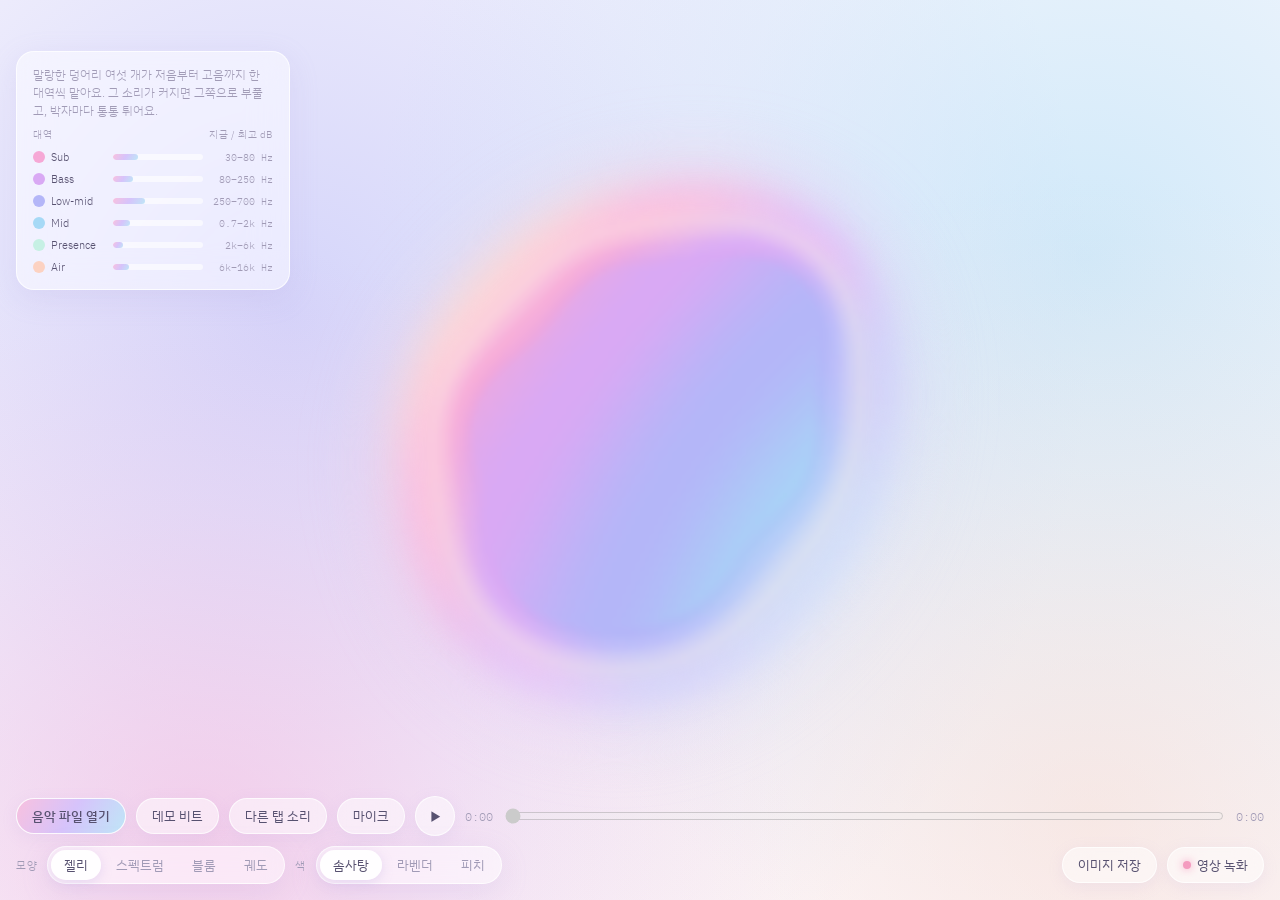
<file: examples/07-sound-bloom/index.html>
<!DOCTYPE html>
<html lang="ko">
<head>
<meta charset="UTF-8" />
<meta name="viewport" content="width=device-width, initial-scale=1.0, viewport-fit=cover" />
<!-- artifact:start -->
<title>Sound Bloom</title>
<meta name="claude:viewport-fit-sides" content="cover">
<link rel="preconnect" href="https://fonts.googleapis.com">
<link rel="preconnect" href="https://fonts.gstatic.com" crossorigin>
<link href="https://fonts.googleapis.com/css2?family=IBM+Plex+Sans+KR:wght@300;400;500&family=IBM+Plex+Mono:wght@400&display=swap" rel="stylesheet">
<style>
/* Layout: the canvas fills the whole window as a soft pastel field; header, legend and dock float over it as frosted glass. */
:root {
  --paper: #fbf9fd;
  --ink: #575170;
  --muted: #a19bb6;
  --line: rgba(150, 138, 190, 0.18);
  --glass: rgba(255, 255, 255, 0.5);
  --glass-edge: rgba(255, 255, 255, 0.75);
  --glow: 0 8px 30px rgba(170, 150, 220, 0.16);
  --accent: linear-gradient(120deg, #f8c1df 0%, #d6c3fb 50%, #bfe6f7 100%);
  --focus: #c4a8f2;
  --font-ui: "IBM Plex Sans KR", "Apple SD Gothic Neo", "Malgun Gothic", sans-serif;
  --font-data: "IBM Plex Mono", ui-monospace, Menlo, Consolas, monospace;
  color-scheme: light;
}
html, body { height: 100%; }
[hidden] { display: none !important; }
body {
  margin: 0; background: var(--paper); color: var(--ink);
  font-family: var(--font-ui); font-weight: 300; font-size: 14px; overflow: hidden;
  display: grid; grid-template-rows: auto 1fr auto;
}
#cv { position: fixed; inset: 0; width: 100%; height: 100%; display: block; z-index: 0; }
.top, #stage, .dock { position: relative; z-index: 1; }
.top {
  display: flex; align-items: baseline; gap: 12px; flex-wrap: wrap;
  padding-block: 16px 4px;
  padding-left: max(16px, env(safe-area-inset-left, 0px));
  padding-right: max(16px, env(safe-area-inset-right, 0px));
}
.top h1 { margin: 0; font-size: 17px; font-weight: 400; letter-spacing: 0.02em; }
.top .status { font-size: 12px; color: var(--muted); min-width: 0; overflow: hidden; text-overflow: ellipsis; white-space: nowrap; flex: 1; }
#stage { min-height: 0; }
.glass {
  background: var(--glass); border: 1px solid var(--glass-edge); box-shadow: var(--glow);
  backdrop-filter: blur(18px) saturate(1.2); -webkit-backdrop-filter: blur(18px) saturate(1.2);
}
#legend {
  position: absolute; top: 8px; left: max(16px, env(safe-area-inset-left, 0px));
  border-radius: 18px; padding: 14px 16px; width: 240px; font-size: 10.5px;
  display: grid; gap: 8px;
}
#legend .cap { font-size: 11.5px; line-height: 1.55; color: var(--muted); text-wrap: pretty; }
#legend-toggle { display: none; }
.rows { display: grid; gap: 6px; }
.lrow { display: grid; grid-template-columns: 12px 56px 1fr 64px; align-items: center; gap: 6px; font-variant-numeric: tabular-nums; }
.lrow .sw { width: 12px; height: 12px; border-radius: 50%; filter: blur(0.6px); }
.lrow .nm { color: var(--ink); white-space: nowrap; }
.lrow .meter { height: 6px; background: rgba(255,255,255,.6); border-radius: 999px; overflow: hidden; }
.lrow .meter i { display: block; height: 100%; width: 0; background: var(--accent); border-radius: 999px; transition: width .12s linear; }
.lrow .hz { color: var(--muted); text-align: right; white-space: nowrap; font-family: var(--font-data); font-size: 9.5px; }
.lhead { display: flex; justify-content: space-between; color: var(--muted); letter-spacing: .06em; font-size: 10px; }
.seekgrp { display: flex; align-items: center; gap: 10px; flex: 1 1 220px; min-width: 0; }
#drop-hint {
  position: absolute; inset: 12px; border-radius: 28px;
  display: grid; place-items: center; font-size: 16px; color: var(--ink);
  background: rgba(255,255,255,.45); box-shadow: inset 0 0 0 2px rgba(200,170,240,.6); pointer-events: none;
}
.dock {
  display: grid; gap: 10px;
  padding-block: 10px max(16px, env(safe-area-inset-bottom, 0px));
  padding-left: max(16px, env(safe-area-inset-left, 0px));
  padding-right: max(16px, env(safe-area-inset-right, 0px));
}
.row { display: flex; align-items: center; gap: 10px; flex-wrap: wrap; }
button, .filebtn {
  font: inherit; font-size: 13px; font-weight: 400; color: var(--ink);
  background: var(--glass); border: 1px solid var(--glass-edge); border-radius: 999px; padding: 8px 15px; cursor: pointer;
  white-space: nowrap; display: inline-flex; align-items: center; gap: 6px;
  box-shadow: 0 4px 16px rgba(170, 150, 220, 0.12);
  backdrop-filter: blur(14px); -webkit-backdrop-filter: blur(14px);
  transition: background .2s, box-shadow .2s;
}
button:hover, .filebtn:hover { background: rgba(255,255,255,.75); box-shadow: 0 6px 22px rgba(170,150,220,.22); }
button:focus-visible, .filebtn:focus-within, input:focus-visible { outline: 2px solid var(--focus); outline-offset: 2px; }
.primary { background: var(--accent); color: var(--ink); font-weight: 500; border-color: rgba(255,255,255,.9); }
.primary:hover { background: var(--accent); filter: saturate(1.15); }
#file { position: absolute; width: 1px; height: 1px; opacity: 0; }
#play { width: 40px; height: 40px; padding: 0; justify-content: center; border-radius: 50%; flex: none; }
.time { font-family: var(--font-data); font-size: 11.5px; color: var(--muted); font-variant-numeric: tabular-nums; flex: none; }
#seek { flex: 1; min-width: 60px; accent-color: var(--focus); }
.seg { display: inline-flex; border-radius: 999px; padding: 3px; gap: 2px; }
.seg button { border: 0; padding: 6px 13px; background: transparent; box-shadow: none; backdrop-filter: none; -webkit-backdrop-filter: none; color: var(--muted); }
.seg button:hover { background: rgba(255,255,255,.5); box-shadow: none; }
.seg button[aria-pressed="true"] { background: rgba(255,255,255,.95); color: var(--ink); box-shadow: 0 3px 12px rgba(170,150,220,.25); }
.grp-label { font-size: 11px; color: var(--muted); letter-spacing: .06em; }
.spacer { flex: 1; }
#rec .dot { width: 8px; height: 8px; border-radius: 50%; background: #f49bbf; box-shadow: 0 0 8px #f49bbf; }
#rec[aria-pressed="true"] { color: #c25b8a; }
#rec[aria-pressed="true"] .dot { animation: breathe 1.6s ease-in-out infinite; }
@keyframes breathe { 50% { opacity: .3; } }
#overlay, #help {
  position: fixed; inset: 0; background: rgba(251, 249, 253, 0.55);
  backdrop-filter: blur(16px); -webkit-backdrop-filter: blur(16px); display: grid; place-items: center; z-index: 20;
  padding-left: max(16px, env(safe-area-inset-left, 0px)); padding-right: max(16px, env(safe-area-inset-right, 0px));
}
.sheet {
  background: rgba(255,255,255,.72); border: 1px solid var(--glass-edge); border-radius: 24px; padding: 18px;
  width: min(560px, 100%); display: grid; gap: 12px; box-shadow: 0 24px 70px rgba(170,150,220,.28);
}
.sheet strong { font-weight: 500; }
.sheet img, .sheet video { width: 100%; max-height: 60vh; object-fit: contain; border-radius: 14px; background: var(--paper); }
.sheet p { margin: 0; font-size: 12.5px; color: var(--muted); line-height: 1.6; }
.sheet .row { justify-content: flex-end; }
.sheet a.primary { text-decoration: none; border-radius: 999px; padding: 8px 16px; font-size: 13px; }
#help .sheet { width: min(440px, 100%); }
#help strong { font-size: 16px; text-wrap: balance; }
.steps { margin: 0; padding-left: 20px; display: grid; gap: 6px; font-size: 13px; line-height: 1.6; }
.steps b { font-weight: 500; }
#help-note { color: var(--ink); }
#toast {
  position: fixed; left: 50%; bottom: calc(140px + env(safe-area-inset-bottom, 0px)); transform: translateX(-50%);
  background: rgba(255,255,255,.85); color: var(--ink); padding: 10px 16px; border-radius: 999px; font-size: 13px; z-index: 30;
  box-shadow: 0 10px 30px rgba(170,150,220,.3); max-width: calc(100vw - 32px);
}
@media (max-width: 640px) {
  #legend { width: 200px; padding: 10px 12px; }
  #legend .rows, #legend .lhead { display: none; }
  #legend.open .rows { display: grid; }
  #legend.open .lhead { display: flex; }
  #legend-toggle { display: inline-flex; padding: 4px 11px; font-size: 11px; justify-self: start; }
  .lrow { grid-template-columns: 12px 52px 1fr; }
  .lrow .hz { display: none; }
  .grp-label { display: none; }
}
@media (prefers-reduced-motion: reduce) { #rec[aria-pressed="true"] .dot { animation: none; } }
</style>
<!-- artifact:head-end -->
</head>
<body>
<!-- artifact:body-start -->
<header class="top">
  <h1>Sound Bloom</h1>
  <span class="status" id="status">미리보기 · 음악 파일을 넣거나, 다른 탭에서 튼 곡을 연결하세요</span>
</header>

<main id="stage">
  <canvas id="cv" aria-label="소리에 반응하는 원형 시각화"></canvas>
  <aside id="legend" class="glass">
    <div class="cap" id="mode-cap"></div>
    <button id="legend-toggle" type="button">대역 보기</button>
    <div class="lhead"><span>대역</span><span>지금 / 최고 dB</span></div>
    <div class="rows" id="rows"></div>
  </aside>
  <div id="drop-hint" hidden>여기에 놓으면 바로 재생합니다</div>
</main>

<footer class="dock">
  <div class="row transport">
    <label class="filebtn primary" for="file">음악 파일 열기
      <input id="file" type="file" accept="audio/*,video/*">
    </label>
    <button id="demo" type="button">데모 비트</button>
    <button id="tab" type="button" title="유튜브 같은 다른 탭에서 재생 중인 곡을 실시간으로 듣습니다">다른 탭 소리</button>
    <button id="mic" type="button" title="스피커로 틀어둔 곡을 마이크로 듣습니다">마이크</button>
    <button id="play" type="button" aria-label="재생">▶</button>
    <div class="seekgrp">
      <span class="time" id="t-cur">0:00</span>
      <input id="seek" type="range" min="0" max="1000" value="0" aria-label="재생 위치">
      <span class="time" id="t-dur">0:00</span>
    </div>
  </div>
  <div class="row">
    <span class="grp-label">모양</span>
    <div class="seg glass" id="modes">
      <button type="button" data-mode="jelly" aria-pressed="true">젤리</button>
      <button type="button" data-mode="bars" aria-pressed="false">스펙트럼</button>
      <button type="button" data-mode="bloom" aria-pressed="false">블룸</button>
      <button type="button" data-mode="orbit" aria-pressed="false">궤도</button>
    </div>
    <span class="grp-label">색</span>
    <div class="seg glass" id="pals">
      <button type="button" data-pal="cotton" aria-pressed="true">솜사탕</button>
      <button type="button" data-pal="lavender" aria-pressed="false">라벤더</button>
      <button type="button" data-pal="peach" aria-pressed="false">피치</button>
    </div>
    <span class="spacer"></span>
    <button id="snap" type="button">이미지 저장</button>
    <button id="rec" type="button" aria-pressed="false"><span class="dot"></span><span id="rec-label">영상 녹화</span></button>
  </div>
</footer>

<div id="overlay" hidden>
  <div class="sheet" role="dialog" aria-modal="true" aria-labelledby="ov-title">
    <strong id="ov-title">저장하기</strong>
    <div id="ov-media"></div>
    <p>저장 버튼이 동작하지 않는 화면이라면, 이미지나 영상을 우클릭(휴대폰은 길게 누르기)해서 저장하세요.</p>
    <div class="row">
      <button id="ov-close" type="button">닫기</button>
      <a id="ov-dl" class="primary" href="#">저장</a>
    </div>
  </div>
</div>
<div id="help" class="modal" hidden>
  <div class="sheet" role="dialog" aria-modal="true" aria-labelledby="help-title">
    <strong id="help-title">실시간 소리는 파일로 연 페이지에서 돼요</strong>
    <p>claude.ai 화면 안에서는 브라우저가 화면 공유와 마이크를 막아요. 이 페이지를 파일로 받아 Chrome에서 열면 "다른 탭 소리"와 "마이크"를 쓸 수 있어요.</p>
    <ol class="steps">
      <li>아래 <b>파일 받기</b>로 SoundBloom.html을 저장해요.</li>
      <li>받은 파일을 Chrome으로 열어요(더블클릭).</li>
      <li>다른 탭에서 유튜브로 곡을 틀고 <b>다른 탭 소리</b>를 눌러요. 그 탭을 고르고 <b>탭 오디오도 공유</b>를 켜요.</li>
    </ol>
    <p id="help-note" hidden></p>
    <div class="row">
      <button id="help-close" type="button">닫기</button>
      <button id="help-dl" class="primary" type="button">파일 받기</button>
    </div>
  </div>
</div>
<div id="toast" hidden></div>

<script>
(() => {
'use strict';
const $ = (s) => document.querySelector(s);
const cv = $('#cv');
const ctx = cv.getContext('2d');
const TAU = Math.PI * 2;

/* ---------- spectrum model ---------- */
const N = 180;                       // log-spaced frequency bins
const F_MIN = 30, F_MAX = 16000;
const binFreq = (i) => F_MIN * Math.pow(F_MAX / F_MIN, i / (N - 1));
const freqToIdx = (f) => (N - 1) * Math.log(f / F_MIN) / Math.log(F_MAX / F_MIN);
const DB_MIN = -90, DB_MAX = -20;
const BANDS = [
  { name: 'Sub', lo: 30, hi: 80, label: '30–80' },
  { name: 'Bass', lo: 80, hi: 250, label: '80–250' },
  { name: 'Low-mid', lo: 250, hi: 700, label: '250–700' },
  { name: 'Mid', lo: 700, hi: 2000, label: '0.7–2k' },
  { name: 'Presence', lo: 2000, hi: 6000, label: '2k–6k' },
  { name: 'Air', lo: 6000, hi: 16000, label: '6k–16k' },
].map((b) => ({ ...b, i0: Math.max(0, Math.floor(freqToIdx(b.lo))), i1: Math.min(N - 1, Math.ceil(freqToIdx(b.hi))) }));

const PALETTES = { // six soft hues each, in the order they flow around the blob
  cotton: ['#f6a8d6', '#d9a9f4', '#b4b6f8', '#a6d9f6', '#c6f0e4', '#fcd2c2'],
  lavender: ['#b7a6f6', '#a3b9fb', '#a3dbf7', '#c4efe9', '#e6c6f6', '#f5b6da'],
  peach: ['#fbc0b0', '#f8a9c8', '#f1c3ea', '#fde0b4', '#ffcfa6', '#e4b6f1'],
};
const CAPTIONS = {
  jelly: '말랑한 덩어리 여섯 개가 저음부터 고음까지 한 대역씩 맡아요. 그 소리가 커지면 그쪽으로 부풀고, 박자마다 통통 튀어요.',
  bars: '막대 하나가 주파수 하나입니다(12시 30 Hz → 시계 방향 16 kHz). 안쪽 색은 지금 소리, 바깥 색은 최근 1–2초의 최고치예요.',
  bloom: '색 띠 하나가 주파수 대역 하나입니다. 그 대역이 커질수록 띠가 바깥으로 부풀어요. 작은 흰 진주는 재생 위치예요.',
  orbit: '두 언덕은 저음과 고음의 윤곽입니다. 박자마다 점이 원에서 튀어나가고, 안쪽 선이 직전 박자와 이어져요.',
};

const state = {
  mode: 'jelly', pal: 'cotton',
  raw: new Float32Array(N), spec: new Float32Array(N),
  hold: Array.from({ length: 6 }, () => new Float32Array(N)),
  bandE: new Float32Array(6), bandPeak: new Float32Array(6), agc: new Float32Array(6).fill(0.2),
  level: 0, beat: 0, beats: 0, centroid: 0.3,
  progress: 0, time: 0, duration: 0, t: 0,
  live: false, name: '',
};
const HOLD_DECAY = [0, 1.8, 1.0, 0.6, 0.34, 0.18]; // per second

// bloom blobs (fractions of span) and orbit mounds
const BM = 96;
const blobV = Array.from({ length: 6 }, () => new Float32Array(BM));
const OM = 180;
const moundA = new Float32Array(OM), moundB = new Float32Array(OM);
let parts = [], dots = [], nodes = [], chords = [], lastBeatA = null;

/* ---------- theme ---------- */
let themeCache = null;
function theme() {
  if (themeCache) return themeCache;
  const cs = getComputedStyle(document.documentElement);
  const g = (n) => cs.getPropertyValue(n).trim();
  themeCache = { paper: g('--paper'), ink: g('--ink'), muted: g('--muted'), line: g('--line') };
  return themeCache;
}
const palette = () => PALETTES[state.pal];
const hexRgb = (h) => [parseInt(h.slice(1, 3), 16), parseInt(h.slice(3, 5), 16), parseInt(h.slice(5, 7), 16)];
const rgba = (h, a) => { const [r, g, b] = hexRgb(h); return `rgba(${r},${g},${b},${a})`; };

/* ---------- audio ---------- */
let actx = null, analyser, outGain, recDest, freqData, timeData;
let mediaEl = null, mediaSrc = null, demoBuf = null, demoSrc = null, demoStart = 0;
let source = null; // 'file' | 'demo' | 'live'
let liveStream = null, liveSrc = null, liveStart = 0;
let playing = false;

function ensureCtx() {
  if (!actx) {
    actx = new (window.AudioContext || window.webkitAudioContext)();
    analyser = actx.createAnalyser();
    analyser.fftSize = 4096;
    analyser.smoothingTimeConstant = 0.5;
    analyser.minDecibels = DB_MIN;
    analyser.maxDecibels = DB_MAX;
    outGain = actx.createGain();
    analyser.connect(outGain);
    outGain.connect(actx.destination);
    recDest = actx.createMediaStreamDestination();
    analyser.connect(recDest);
    freqData = new Uint8Array(analyser.frequencyBinCount);
    timeData = new Float32Array(analyser.fftSize);
  }
  if (actx.state === 'suspended') actx.resume();
}

function stopLive() {
  if (liveStream) liveStream.getTracks().forEach((t) => t.stop());
  if (liveSrc) liveSrc.disconnect();
  liveStream = null; liveSrc = null;
  if (outGain) outGain.gain.value = 1;
}

/* Live input: another tab's audio (screen-share picker → "share tab audio") or the microphone.
   The sound itself already plays elsewhere, so the page only listens and stays silent. */
async function connectLive(kind) {
  ensureCtx();
  const md = navigator.mediaDevices;
  let s;
  try {
    if (kind === 'tab') {
      if (!md || !md.getDisplayMedia) throw new Error('unsupported');
      s = await md.getDisplayMedia({
        video: true,
        audio: { echoCancellation: false, noiseSuppression: false, autoGainControl: false },
        selfBrowserSurface: 'exclude', systemAudio: 'include', preferCurrentTab: false,
      });
      if (!s.getAudioTracks().length) {
        s.getTracks().forEach((t) => t.stop());
        toast('소리가 연결되지 않았어요. 공유 창에서 "탭" 을 고르고 "탭 오디오도 공유" 를 켜주세요.');
        return;
      }
    } else {
      if (!md || !md.getUserMedia) throw new Error('unsupported');
      s = await md.getUserMedia({ audio: { echoCancellation: false, noiseSuppression: false, autoGainControl: false } });
    }
  } catch (err) {
    if (window.claude) showHelp();
    else if (err && err.name === 'NotAllowedError') toast('공유를 취소했거나 권한이 막혀 있어요.');
    else toast('이 브라우저에서는 실시간 소리를 연결할 수 없어요. Chrome이나 Edge에서 열어주세요.');
    return;
  }
  if (mediaEl) mediaEl.pause();
  stopDemo();
  stopLive();
  liveStream = s;
  liveSrc = actx.createMediaStreamSource(new MediaStream(s.getAudioTracks()));
  liveSrc.connect(analyser);
  outGain.gain.value = 0; // don't replay the tab, and don't feed the mic back into the speakers
  liveStart = actx.currentTime;
  source = 'live';
  state.name = kind === 'tab' ? '실시간 · 다른 탭의 소리' : '실시간 · 마이크';
  state.duration = 60;
  resetVisualState();
  playing = true;
  syncPlay();
  s.getAudioTracks()[0].addEventListener('ended', () => {
    if (liveStream !== s) return;
    stopLive(); source = null; playing = false; state.name = ''; syncPlay();
    if (rec) rec.stop();
  });
}

function stopDemo() {
  if (demoSrc) { try { demoSrc.stop(); } catch (e) {} demoSrc.disconnect(); demoSrc = null; }
}

function resetVisualState() {
  parts = []; dots = []; nodes = []; chords = []; lastBeatA = null;
  state.beats = 0; state.bandPeak.fill(0);
}

function loadFile(file) {
  if (!file) return;
  if (!/^(audio|video)\//.test(file.type) && !/\.(mp3|wav|m4a|aac|ogg|oga|flac|webm|mp4|opus)$/i.test(file.name)) {
    toast('오디오 파일이 아니에요. mp3, wav, m4a 같은 파일을 넣어주세요.');
    return;
  }
  ensureCtx();
  stopDemo();
  stopLive();
  if (!mediaEl) {
    mediaEl = new Audio();
    mediaEl.preload = 'auto';
    mediaSrc = actx.createMediaElementSource(mediaEl);
    mediaSrc.connect(analyser);
    mediaEl.addEventListener('ended', () => { playing = false; syncPlay(); if (rec) rec.stop(); });
    mediaEl.addEventListener('loadedmetadata', () => { state.duration = mediaEl.duration || 0; });
    mediaEl.addEventListener('error', () => toast('이 파일은 브라우저가 재생하지 못해요. mp3나 wav로 바꿔서 넣어주세요.'));
  }
  if (mediaEl.src) URL.revokeObjectURL(mediaEl.src);
  mediaEl.src = URL.createObjectURL(file);
  source = 'file';
  state.name = file.name.replace(/\.[^.]+$/, '');
  resetVisualState();
  mediaEl.play().then(() => { playing = true; syncPlay(); }).catch(() => { playing = false; syncPlay(); });
}

async function playDemo() {
  ensureCtx();
  if (mediaEl) mediaEl.pause();
  stopDemo();
  stopLive();
  if (!demoBuf) {
    $('#demo').textContent = '만드는 중…';
    demoBuf = await renderDemo(actx.sampleRate);
    $('#demo').textContent = '데모 비트';
  }
  demoSrc = actx.createBufferSource();
  demoSrc.buffer = demoBuf;
  demoSrc.loop = true;
  demoSrc.connect(analyser);
  demoStart = actx.currentTime;
  demoSrc.start();
  source = 'demo';
  state.name = '데모 비트 · 112 BPM';
  state.duration = demoBuf.duration;
  resetVisualState();
  playing = true;
  syncPlay();
}

function togglePlay() {
  if (!source) { playDemo(); return; }
  ensureCtx();
  if (source === 'file') {
    if (mediaEl.paused) mediaEl.play().then(() => { playing = true; syncPlay(); });
    else { mediaEl.pause(); playing = false; syncPlay(); }
  } else if (source === 'live') {
    playing = !playing;
    syncPlay();
  } else {
    if (playing) { actx.suspend(); playing = false; } else { actx.resume(); playing = true; }
    syncPlay();
  }
}

function syncPlay() {
  $('#play').textContent = playing ? '❚❚' : '▶';
  $('#play').setAttribute('aria-label', playing ? '일시정지' : '재생');
  $('#seek').disabled = source !== 'file';
  const st = source ? `${playing ? (source === 'live' ? '듣는 중' : '재생 중') : '멈춤'} · ${state.name}` : '미리보기 · 음악 파일을 넣거나, 다른 탭에서 튼 곡을 연결하세요';
  $('#status').textContent = st;
}

/* Demo track: 8 bars, Am–F–C–G, kick/snare/hats/bass/pad/arp, rendered offline. */
async function renderDemo(sr) {
  const bpm = 112, beat = 60 / bpm, bars = 16, dur = bars * 4 * beat;
  const oc = new OfflineAudioContext(2, Math.ceil(sr * dur), sr);
  const master = oc.createGain(); master.gain.value = 0.75; master.connect(oc.destination);
  const noise = oc.createBuffer(1, sr, sr);
  const nd = noise.getChannelData(0);
  for (let i = 0; i < nd.length; i++) nd[i] = Math.random() * 2 - 1;
  const mtof = (m) => 440 * Math.pow(2, (m - 69) / 12);
  const env = (g, t, a, peak, rel) => {
    g.gain.setValueAtTime(0.0001, t);
    g.gain.exponentialRampToValueAtTime(peak, t + a);
    g.gain.exponentialRampToValueAtTime(0.0001, t + a + rel);
  };
  const kick = (t) => {
    const o = oc.createOscillator(), g = oc.createGain();
    o.frequency.setValueAtTime(150, t);
    o.frequency.exponentialRampToValueAtTime(42, t + 0.13);
    env(g, t, 0.004, 1.0, 0.42);
    o.connect(g).connect(master); o.start(t); o.stop(t + 0.5);
  };
  const hiss = (t, len, hp, vol) => {
    const s = oc.createBufferSource(); s.buffer = noise;
    const f = oc.createBiquadFilter(); f.type = 'highpass'; f.frequency.value = hp;
    const g = oc.createGain(); env(g, t, 0.002, vol, len);
    s.connect(f).connect(g).connect(master); s.start(t, Math.random() * 0.5); s.stop(t + len + 0.05);
  };
  const tone = (t, m, len, type, vol, cutoff) => {
    const o = oc.createOscillator(), g = oc.createGain(), f = oc.createBiquadFilter();
    o.type = type; o.frequency.value = mtof(m);
    f.type = 'lowpass'; f.frequency.setValueAtTime(cutoff, t); f.frequency.exponentialRampToValueAtTime(Math.max(200, cutoff * 0.3), t + len);
    g.gain.setValueAtTime(0.0001, t);
    g.gain.exponentialRampToValueAtTime(vol, t + Math.min(0.25, len * 0.2));
    g.gain.exponentialRampToValueAtTime(0.0001, t + len);
    o.connect(f).connect(g).connect(master); o.start(t); o.stop(t + len + 0.05);
  };
  const chords = [[57, 60, 64], [53, 57, 60], [48, 52, 55], [55, 59, 62]];
  for (let bar = 0; bar < bars; bar++) {
    const t0 = bar * 4 * beat;
    const ch = chords[Math.floor(bar / 2) % 4];
    const intro = bar < 2, breakdown = bar >= 8 && bar < 10;
    ch.forEach((m) => tone(t0, m, 4 * beat, 'sawtooth', 0.05, breakdown ? 900 : 2400));
    for (let b = 0; b < 4; b++) {
      const tb = t0 + b * beat;
      if (!breakdown && (!intro || b % 2 === 0)) kick(tb);
      if (!intro && (b === 1 || b === 3)) hiss(tb, 0.2, 1600, 0.45);
      hiss(tb + beat / 2, 0.05, 7500, 0.16);
      if (!intro) hiss(tb, 0.03, 9000, 0.08);
      if (!breakdown) tone(tb + (b === 2 ? beat / 2 : 0), ch[0] - 24, beat * 0.9, 'triangle', 0.35, 900);
      for (let s = 0; s < 4; s++) {
        if (intro && s % 2) continue;
        const m = ch[(b * 4 + s) % 3] + 12 + (s === 3 ? 12 : 0);
        tone(tb + s * beat / 4, m, beat / 4, 'square', 0.035, 5200);
      }
    }
  }
  return oc.startRendering();
}

/* ---------- analysis ---------- */
let prevLow = 0;
const fluxHist = [];
let lastBeatT = 0, idleBeatT = 0;

function analyze(dt) {
  const raw = state.raw;
  state.live = !!(actx && playing && source);
  if (state.live) {
    analyser.getByteFrequencyData(freqData);
    const binHz = actx.sampleRate / analyser.fftSize;
    for (let i = 0; i < N; i++) {
      const b0 = binFreq(Math.max(0, i - 0.5)) / binHz;
      const b1 = binFreq(Math.min(N - 1, i + 0.5)) / binHz;
      let v;
      if (b1 - b0 < 1) {
        const x = (b0 + b1) / 2, k = Math.floor(x), fr = x - k;
        v = freqData[k] * (1 - fr) + freqData[k + 1] * fr;
      } else {
        v = 0;
        for (let k = Math.floor(b0); k <= Math.ceil(b1); k++) v = Math.max(v, freqData[k]);
      }
      raw[i] = Math.min(1, (v / 255) * (0.88 + 0.4 * i / N));
    }
    analyser.getFloatTimeDomainData(timeData);
    let s = 0;
    for (let i = 0; i < timeData.length; i++) s += timeData[i] * timeData[i];
    const rms = Math.sqrt(s / timeData.length);
    state.level += (Math.min(1, rms * 3.2) - state.level) * 0.25;
    if (source === 'file') {
      state.time = mediaEl.currentTime || 0;
      state.duration = mediaEl.duration || state.duration;
    } else if (source === 'live') {
      state.time = (actx.currentTime - liveStart) % 60;
    } else {
      state.time = (actx.currentTime - demoStart) % state.duration;
    }
    state.progress = state.duration ? state.time / state.duration : 0;
  } else if (!source) {
    // idle preview: slow synthetic spectrum so the page is never empty
    const t = state.t;
    const pulse = Math.pow(Math.max(0, Math.sin(t * Math.PI * 1.6)), 12);
    for (let i = 0; i < N; i++) {
      const x = i / N;
      raw[i] = Math.max(0, 0.32 + 0.18 * Math.sin(i * 0.09 + t * 1.1) * Math.sin(i * 0.033 - t * 0.6)
        + 0.12 * Math.sin(i * 0.31 + t * 2.3) - 0.22 * x + pulse * 0.35 * (1 - x));
    }
    state.level += (0.3 + pulse * 0.3 - state.level) * 0.2;
    state.progress = (t / 40) % 1;
    state.time = state.progress * 40; state.duration = 40;
    if (t - idleBeatT > 1.25 && pulse > 0.9) { idleBeatT = t; onBeat(); }
  } else {
    // paused: let everything settle slowly
    for (let i = 0; i < N; i++) raw[i] *= 0.97;
    state.level *= 0.97;
  }

  // smoothing (fast attack, slower release)
  const spec = state.spec;
  for (let i = 0; i < N; i++) {
    const a = raw[i] > spec[i] ? 0.65 : 0.22;
    spec[i] += (raw[i] - spec[i]) * a;
  }
  // decay tiers for the spectrum bars
  state.hold[0].set(spec);
  for (let k = 1; k < 6; k++) {
    const h = state.hold[k], p = state.hold[k - 1], d = HOLD_DECAY[k] * dt;
    for (let i = 0; i < N; i++) h[i] = Math.max(p[i], h[i] - d);
  }
  // bands, centroid
  let cw = 0, cs = 0;
  for (let i = 0; i < N; i++) { cw += i * spec[i]; cs += spec[i]; }
  state.centroid = cs > 0 ? cw / cs / N : 0.3;
  BANDS.forEach((b, k) => {
    let s = 0;
    for (let i = b.i0; i <= b.i1; i++) s += spec[i];
    const e = s / (b.i1 - b.i0 + 1);
    state.bandE[k] = e;
    state.agc[k] = Math.max(state.agc[k] * Math.pow(0.85, dt), e, 0.08);
    if (state.live) state.bandPeak[k] = Math.max(state.bandPeak[k], e);
  });

  // beat detection: spectral flux in the low end against an adaptive threshold
  if (state.live) {
    let low = 0;
    for (let i = 0; i <= BANDS[1].i1; i++) low += raw[i];
    low /= BANDS[1].i1 + 1;
    const flux = Math.max(0, low - prevLow);
    prevLow = low;
    fluxHist.push(flux);
    if (fluxHist.length > 50) fluxHist.shift();
    const mean = fluxHist.reduce((a, b) => a + b, 0) / fluxHist.length;
    const sd = Math.sqrt(fluxHist.reduce((a, b) => a + (b - mean) * (b - mean), 0) / fluxHist.length);
    const now = performance.now() / 1000;
    if (flux > mean + 1.4 * sd && flux > 0.02 && now - lastBeatT > 0.23) { lastBeatT = now; onBeat(); }
  }
  state.beat *= Math.pow(0.02, dt); // ~0.25s visual pulse
}

function onBeat() {
  state.beat = 1;
  state.beats++;
  const a = -Math.PI / 2 + state.progress * TAU + (state.centroid - 0.3) * 1.6 + (Math.random() - 0.5) * 0.3;
  nodes.push({ a, s: 0.012 + state.level * 0.03, life: 1, label: state.beats % 6 === 0 ? fmt(state.time) : null });
  if (lastBeatA !== null) chords.push({ a1: lastBeatA, a2: a, life: 1 });
  lastBeatA = a;
  const n = 1 + (state.level > 0.45 ? 1 : 0) + (state.level > 0.7 ? 1 : 0);
  for (let j = 0; j < n; j++) {
    parts.push({
      a: a + (Math.random() - 0.5) * 0.12, d: 0.5,
      v: 0.07 + state.level * 0.25 + Math.random() * 0.06,
      dir: Math.random() < 0.72 ? 1 : -1,
      ci: Math.floor(Math.random() * 6), life: 1, tt: 0,
    });
  }
  if (nodes.length > 48) nodes.shift();
  if (chords.length > 28) chords.shift();
  if (parts.length > 60) parts.splice(0, parts.length - 60);
}

function smoothClosed(a, passes) {
  const n = a.length, tmp = new Float32Array(n);
  for (let p = 0; p < passes; p++) {
    for (let i = 0; i < n; i++) tmp[i] = (a[(i - 1 + n) % n] + 2 * a[i] + a[(i + 1) % n]) / 4;
    a.set(tmp);
  }
}
const mirror = (t) => (t < 0.5 ? t * 2 : (1 - t) * 2);
function specAt(x) { // x in bin units, linear interpolation
  const k = Math.max(0, Math.min(N - 2, Math.floor(x))), f = Math.min(1, Math.max(0, x - k));
  return state.spec[k] * (1 - f) + state.spec[k + 1] * f;
}

function step(dt) {
  // bloom blobs: one per band
  const tgt = new Float32Array(BM);
  for (let k = 0; k < 6; k++) {
    const b = BANDS[k];
    const lo = Math.max(0, b.i0 - 6), hi = Math.min(N - 1, b.i1 + 10);
    const rot = k * 1.05;
    for (let j = 0; j < BM; j++) {
      const u = mirror(((j / BM) + rot / TAU) % 1);
      const local = Math.min(1.2, specAt(lo + u * (hi - lo)) / state.agc[k]);
      const wob = 0.06 * Math.sin(j / BM * TAU * (2 + k % 3) + state.t * (0.4 + k * 0.13) + k);
      tgt[j] = Math.max(0.05, 0.08 + 0.42 * (state.bandE[k] / state.agc[k]) * (0.55 + 0.45 * k / 5) + 0.38 * local * local + wob);
    }
    smoothClosed(tgt, 3);
    const v = blobV[k];
    for (let j = 0; j < BM; j++) v[j] += (tgt[j] - v[j]) * Math.min(1, dt * 9);
  }
  // orbit mounds: low half / high half of the spectrum, mirrored around the ring
  const turn = state.progress * TAU;
  for (let j = 0; j < OM; j++) {
    const ua = mirror(((j / OM) + 0.08) % 1), ub = mirror(((j / OM) + 0.58) % 1);
    const va = specAt(ua * N * 0.42), vb = specAt(N * 0.42 + ub * N * 0.56);
    moundA[j] += (Math.pow(va, 1.6) - moundA[j]) * Math.min(1, dt * 4);
    moundB[j] += (Math.pow(vb, 1.3) * 1.3 - moundB[j]) * Math.min(1, dt * 4);
  }
  smoothClosed(moundA, 4); smoothClosed(moundB, 4);
  void turn;
  // particles, trails, nodes, chords
  for (const p of parts) {
    p.d += p.v * p.dir * dt;
    p.v *= Math.pow(0.55, dt);
    p.d = Math.min(0.97, Math.max(0.1, p.d));
    p.life -= dt * 0.12;
    p.tt += dt;
    if (p.tt > 0.09 && p.v > 0.012) { dots.push({ a: p.a, d: p.d, ci: p.ci, life: 1 }); p.tt = 0; }
  }
  parts = parts.filter((p) => p.life > 0);
  for (const d of dots) d.life -= dt * 0.09;
  dots = dots.filter((d) => d.life > 0);
  if (dots.length > 700) dots.splice(0, dots.length - 700);
  for (const n of nodes) n.life -= dt * 0.07;
  nodes = nodes.filter((n) => n.life > 0);
  for (const c of chords) c.life -= dt * 0.16;
  chords = chords.filter((c) => c.life > 0);
}

/* ---------- drawing ---------- */
const COS = new Float32Array(N), SIN = new Float32Array(N);
const SWEEP = TAU * 0.8, A0 = -Math.PI / 2;
for (let i = 0; i < N; i++) { const a = A0 + (i + 0.5) * SWEEP / N; COS[i] = Math.cos(a); SIN[i] = Math.sin(a); }

function smoothPath(c, pts) { // closed quadratic curve through midpoints
  const n = pts.length;
  const mx = (i) => (pts[i][0] + pts[(i + 1) % n][0]) / 2, my = (i) => (pts[i][1] + pts[(i + 1) % n][1]) / 2;
  c.moveTo(mx(n - 1), my(n - 1));
  for (let i = 0; i < n; i++) c.quadraticCurveTo(pts[i][0], pts[i][1], mx(i), my(i));
  c.closePath();
}

// Soft focus: canvas blur where supported (Chrome, Firefox, Safari 18+); plain drawing elsewhere.
const CAN_BLUR = (() => { try { const t = document.createElement('canvas').getContext('2d'); t.filter = 'blur(2px)'; return t.filter === 'blur(2px)'; } catch (e) { return false; } })();
const soft = (c, px) => { if (CAN_BLUR) c.filter = px > 0.3 ? `blur(${px.toFixed(1)}px)` : 'none'; };

// Background: a few huge pastel glows drifting slowly, breathing a little with the music.
function drawBackground(c, w, h, pal) {
  c.fillStyle = '#fbf9fd';
  c.fillRect(0, 0, w, h);
  const t = state.t, m = Math.max(w, h);
  const spots = [
    [0.22 + 0.06 * Math.sin(t * 0.07), 0.3 + 0.05 * Math.cos(t * 0.05), 0.62, pal[2], 0.55],
    [0.8 + 0.05 * Math.cos(t * 0.06), 0.28 + 0.06 * Math.sin(t * 0.08), 0.55, pal[3], 0.5],
    [0.12 + 0.04 * Math.cos(t * 0.09), 0.92, 0.45, pal[0], 0.45],
    [0.85 + 0.04 * Math.sin(t * 0.05), 0.88 + 0.03 * Math.cos(t * 0.07), 0.5, pal[5], 0.4],
  ];
  spots.forEach(([x, y, r, col, a], k) => {
    const rr = m * r * (1 + 0.06 * state.bandE[k] + 0.03 * state.beat);
    const g = c.createRadialGradient(x * w, y * h, 0, x * w, y * h, rr);
    g.addColorStop(0, rgba(col, a));
    g.addColorStop(0.55, rgba(col, a * 0.35));
    g.addColorStop(1, rgba(col, 0));
    c.fillStyle = g;
    c.fillRect(0, 0, w, h);
  });
}

// Jelly: a metaball made of a core and six lobes (one per band), shaded with a drifting iridescent gradient.
const JS = 150;
let jellyImg = null, jellyCv = null, jellyLUT = null, jellyLUTKey = '';
function buildLUT(pal) {
  const lut = new Uint8ClampedArray(512 * 3);
  const cols = pal.map(hexRgb);
  for (let i = 0; i < 512; i++) {
    const x = i / 512 * cols.length, k = Math.floor(x), f = x - k;
    const a = cols[k % cols.length], b = cols[(k + 1) % cols.length];
    const e = f * f * (3 - 2 * f);
    for (let ch = 0; ch < 3; ch++) lut[i * 3 + ch] = a[ch] + (b[ch] - a[ch]) * e;
  }
  return lut;
}
function drawJelly(c, cx, cy, R, pal) {
  if (!jellyCv) { jellyCv = document.createElement('canvas'); jellyCv.width = jellyCv.height = JS; jellyImg = jellyCv.getContext('2d').createImageData(JS, JS); }
  if (jellyLUTKey !== state.pal) { jellyLUT = buildLUT(pal); jellyLUTKey = state.pal; }
  const t = state.t, L = state.level, B = state.beat;
  // balls in field units: the field box spans [-1.1, 1.1] in R units
  const balls = [[0, 0, 0.34 * (1 + 0.08 * B + 0.1 * L)]];
  for (let k = 0; k < 6; k++) {
    const e = Math.min(1.3, state.bandE[k] / state.agc[k]) * (0.45 + 0.55 * Math.min(1, state.bandE[k] * 3));
    const a = k * TAU / 6 + t * 0.12 + 0.35 * Math.sin(t * 0.21 + k * 1.7);
    const d = 0.18 + 0.34 * e + 0.06 * B;
    const r = 0.17 + 0.12 * e + 0.03 * Math.sin(t * 0.8 + k);
    balls.push([Math.cos(a) * d, Math.sin(a) * d, r]);
  }
  const data = jellyImg.data, lut = jellyLUT, span = 2.2;
  const lx = -0.55, ly = -0.65; // light from the upper left
  const gc = Math.cos(t * 0.09 + 0.6), gs = Math.sin(t * 0.09 + 0.6); // slowly turning gradient direction
  for (let py = 0; py < JS; py++) {
    const y = (py / (JS - 1) - 0.5) * span;
    for (let px = 0; px < JS; px++) {
      const x = (px / (JS - 1) - 0.5) * span;
      let f = 0, gx = 0, gy = 0;
      for (let i = 0; i < balls.length; i++) {
        const dx = x - balls[i][0], dy = y - balls[i][1];
        const d2 = dx * dx + dy * dy + 1e-4, r2 = balls[i][2] * balls[i][2];
        const v = r2 / d2;
        f += v; gx += v * dx / d2; gy += v * dy / d2;
      }
      const o = (py * JS + px) * 4;
      if (f < 0.62) { data[o + 3] = 0; continue; }
      // soft edge
      const edge = Math.min(1, Math.max(0, (f - 0.62) / 0.5));
      const alpha = edge * edge * (3 - 2 * edge);
      // iridescent hue: a broad diagonal sweep, bent a little by depth and slow ripples
      const depth = Math.min(f, 2.4);
      const u = (0.3 * (x * gc + y * gs) + 0.07 * depth + t * 0.02
        + 0.05 * Math.sin(x * 2.1 + t * 0.3) + 0.05 * Math.cos(y * 1.9 - t * 0.25) + 10) % 1;
      const li = (((u + 1) % 1) * 512) | 0;
      let r = lut[li * 3], g = lut[li * 3 + 1], b = lut[li * 3 + 2];
      // rim: cool pale near the edge; body: a touch deeper toward the middle
      const rim = 1 - Math.min(1, (f - 0.62) / 1.4);
      const gl = Math.hypot(gx, gy) + 1e-6;
      const lit = Math.max(0, -(gx * lx + gy * ly) / gl);
      const shine = 0.35 * rim + 0.25 * lit * rim;
      r += (255 - r) * shine; g += (250 - g) * shine; b += (255 - b) * shine;
      const glint = Math.max(0, 1 - Math.abs(f - 1.25) * 2.5) * 0.28; // the pale ridge running through the body
      r += (255 - r) * glint; g += (246 - g) * glint; b += (226 - b) * glint;
      data[o] = r; data[o + 1] = g; data[o + 2] = b; data[o + 3] = alpha * 255;
    }
  }
  jellyCv.getContext('2d').putImageData(jellyImg, 0, 0);
  const size = R * span * 0.9;
  c.save();
  c.imageSmoothingEnabled = true; c.imageSmoothingQuality = 'high';
  // soft colored halo first, then the body
  soft(c, R * 0.08); c.globalAlpha = 0.45;
  c.drawImage(jellyCv, cx - size * 0.55, cy - size * 0.55, size * 1.1, size * 1.1);
  soft(c, R * 0.006); c.globalAlpha = 1;
  c.drawImage(jellyCv, cx - size / 2, cy - size / 2, size, size);
  c.restore();
}

function drawBars(c, cx, cy, R, pal, th) {
  const r0 = R * 0.3 * (1 + state.beat * 0.035);
  const span = R * 0.6 * (0.82 + state.level * 0.38);
  const maxLen = R * 0.98 - r0;
  c.lineCap = 'round';
  c.lineWidth = Math.max(1, R * (SWEEP / N) * 0.36);
  soft(c, R * 0.004);
  for (let k = 5; k >= 0; k--) {
    const h = state.hold[k];
    c.strokeStyle = rgba(pal[k], 0.55 + 0.07 * (5 - k));
    c.beginPath();
    for (let i = 0; i < N; i++) {
      const len = Math.min(maxLen, span * h[i] * (0.55 + 0.09 * k) + R * (0.004 + 0.02 * k));
      c.moveTo(cx + COS[i] * r0, cy + SIN[i] * r0);
      c.lineTo(cx + COS[i] * (r0 + len), cy + SIN[i] * (r0 + len));
    }
    c.stroke();
  }
  soft(c, 0);
  // inner progress ticks
  const T = 120;
  c.lineWidth = Math.max(1, R * 0.003);
  c.lineCap = 'round';
  for (let j = 0; j < T; j++) {
    const a = A0 + (j + 0.5) * SWEEP / T;
    c.strokeStyle = j / T < state.progress ? 'rgba(255,255,255,.95)' : th.line;
    c.beginPath();
    c.moveTo(cx + Math.cos(a) * r0 * 0.7, cy + Math.sin(a) * r0 * 0.7);
    c.lineTo(cx + Math.cos(a) * r0 * 0.88, cy + Math.sin(a) * r0 * 0.88);
    c.stroke();
  }
  // Hz labels
  c.fillStyle = th.muted;
  c.font = `${Math.max(9, R * 0.026)}px "IBM Plex Mono", monospace`;
  c.textAlign = 'center'; c.textBaseline = 'middle';
  [[60, '60'], [250, '250'], [1000, '1k'], [4000, '4k'], [12000, '12k']].forEach(([f, l]) => {
    const a = A0 + freqToIdx(f) / N * SWEEP;
    c.fillText(l, cx + Math.cos(a) * r0 * 0.5, cy + Math.sin(a) * r0 * 0.5);
  });
  // center glow
  const cr = r0 * 0.3 * (1 + state.beat * 0.3);
  const g = c.createRadialGradient(cx, cy, 0, cx, cy, cr * 1.6);
  g.addColorStop(0, rgba(pal[1], 0.9)); g.addColorStop(0.6, rgba(pal[3], 0.5)); g.addColorStop(1, rgba(pal[3], 0));
  c.fillStyle = g;
  c.beginPath(); c.arc(cx, cy, cr * 1.6, 0, TAU); c.fill();
}

function drawBloom(c, cx, cy, R, pal, th) {
  const r0 = R * 0.36 * (1 + state.beat * 0.045);
  const span = R * 0.5 * (0.85 + state.level * 0.3);
  const gR = (q) => R * 0.36 + R * 0.5 * q;
  // faint guide rings with dB labels
  c.lineWidth = Math.max(1, R * 0.002);
  c.strokeStyle = 'rgba(255,255,255,.7)';
  c.fillStyle = th.muted;
  c.font = `${Math.max(9, R * 0.022)}px "IBM Plex Mono", monospace`;
  c.textAlign = 'center'; c.textBaseline = 'bottom';
  [0.25, 0.5, 0.75, 1].forEach((q) => {
    c.beginPath(); c.arc(cx, cy, gR(q), 0, TAU); c.stroke();
    c.fillText(`${Math.round(DB_MIN + q * (DB_MAX - DB_MIN))} dB`, cx, cy - gR(q) - 3);
  });
  c.textBaseline = 'middle';
  c.font = `${Math.max(10, R * 0.028)}px "IBM Plex Mono", monospace`;
  [0, 0.25, 0.5, 0.75].forEach((q) => {
    const a = A0 + q * TAU, rr = gR(1) + R * 0.08;
    c.save(); c.translate(cx + Math.cos(a) * rr, cy + Math.sin(a) * rr); c.rotate(a + Math.PI / 2);
    c.fillText(fmt(q * state.duration), 0, 0); c.restore();
  });
  // blobs, softly blurred
  soft(c, R * 0.014);
  c.globalAlpha = 0.42;
  const pts = new Array(BM);
  const order = [0, 1, 2, 3, 4, 5].map((k) => [k, blobV[k].reduce((a, b) => a + b, 0)]).sort((a, b) => b[1] - a[1]).map((x) => x[0]);
  for (const k of order) {
    const v = blobV[k];
    for (let j = 0; j < BM; j++) {
      const a = A0 + j / BM * TAU;
      const r = r0 + span * v[j];
      pts[j] = [cx + Math.cos(a) * r, cy + Math.sin(a) * r];
    }
    c.fillStyle = pal[k];
    c.beginPath(); smoothPath(c, pts); c.fill();
  }
  soft(c, 0);
  c.globalAlpha = 1;
  // hollow center with a glowing edge
  c.save();
  c.shadowColor = rgba(pal[2], 0.55);
  c.shadowBlur = R * 0.06;
  c.fillStyle = '#fdfcff';
  c.beginPath(); c.arc(cx, cy, r0 * 0.97, 0, TAU); c.fill();
  c.restore();
  // playhead: a small glowing pearl
  const ap = A0 + state.progress * TAU, rp = gR(0.92);
  c.save();
  c.shadowColor = rgba(pal[0], 0.9); c.shadowBlur = R * 0.03;
  c.fillStyle = '#ffffff';
  c.beginPath(); c.arc(cx + Math.cos(ap) * rp, cy + Math.sin(ap) * rp, R * 0.014, 0, TAU); c.fill();
  c.restore();
}

function drawOrbit(c, cx, cy, R, pal, th) {
  const ring = R * 0.5 * (1 + state.beat * 0.02);
  const P = (a, r) => [cx + Math.cos(a) * r, cy + Math.sin(a) * r];
  // chords inside the ring
  c.lineWidth = Math.max(1, R * 0.003);
  for (const ch of chords) {
    const [x1, y1] = P(ch.a1, ring), [x2, y2] = P(ch.a2, ring);
    const mx = cx + ((x1 + x2) / 2 - cx) * 0.25, my = cy + ((y1 + y2) / 2 - cy) * 0.25;
    c.strokeStyle = rgba(pal[1], ch.life * 0.5);
    c.beginPath(); c.moveTo(x1, y1); c.quadraticCurveTo(mx, my, x2, y2); c.stroke();
  }
  // mounds, blurred
  soft(c, R * 0.012);
  const mound = (m, color, out, inn, alpha) => {
    c.fillStyle = rgba(color, alpha);
    c.beginPath();
    for (let j = 0; j <= OM; j++) {
      const jj = j % OM, a = A0 + jj / OM * TAU;
      const [x, y] = P(a, ring + m[jj] * R * out);
      j ? c.lineTo(x, y) : c.moveTo(x, y);
    }
    for (let j = OM; j >= 0; j--) {
      const jj = j % OM, a = A0 + jj / OM * TAU;
      const [x, y] = P(a, ring - m[jj] * R * inn);
      c.lineTo(x, y);
    }
    c.fill('evenodd');
  };
  mound(moundB, pal[3], 0.42 * (0.8 + state.level * 0.5), 0.05, 0.6);
  mound(moundA, pal[0], 0.34 * (0.8 + state.level * 0.5), 0.09, 0.6);
  soft(c, 0);
  // the ring: a thin line of light
  c.save();
  c.shadowColor = rgba(pal[2], 0.8); c.shadowBlur = R * 0.02;
  c.strokeStyle = 'rgba(255,255,255,.95)'; c.lineWidth = Math.max(1.5, R * 0.006);
  c.beginPath(); c.arc(cx, cy, ring, 0, TAU); c.stroke();
  c.restore();
  // trail dots
  for (const d of dots) {
    const [x, y] = P(d.a, d.d * 2 * ring);
    c.fillStyle = rgba(pal[d.ci], d.life * 0.85);
    c.beginPath(); c.arc(x, y, R * 0.008, 0, TAU); c.fill();
  }
  // beat nodes on the ring
  c.font = `${Math.max(9, R * 0.022)}px "IBM Plex Mono", monospace`;
  c.textBaseline = 'middle';
  for (const n of nodes) {
    const [x, y] = P(n.a, ring);
    const al = Math.min(1, n.life * 1.4);
    const rr = R * n.s * (0.6 + 0.4 * n.life) * 1.6;
    const g = c.createRadialGradient(x, y, 0, x, y, rr);
    g.addColorStop(0, `rgba(255,255,255,${0.95 * al})`); g.addColorStop(0.4, rgba(pal[(n.s * 400 | 0) % 6], 0.7 * al)); g.addColorStop(1, rgba(pal[2], 0));
    c.fillStyle = g;
    c.beginPath(); c.arc(x, y, rr, 0, TAU); c.fill();
    if (n.label) {
      const flip = Math.cos(n.a) < 0;
      c.save(); c.translate(...P(n.a, ring + R * 0.2)); c.rotate(flip ? n.a + Math.PI : n.a);
      c.textAlign = flip ? 'right' : 'left';
      c.globalAlpha = al; c.fillStyle = th.muted; c.fillText(n.label, 0, 0); c.restore();
    }
  }
  // particle heads: soft glowing pearls
  for (const p of parts) {
    const [x, y] = P(p.a, p.d * 2 * ring);
    const al = Math.min(1, p.life * 2), rr = R * 0.03;
    const g = c.createRadialGradient(x, y, 0, x, y, rr);
    g.addColorStop(0, `rgba(255,255,255,${al})`); g.addColorStop(0.35, rgba(pal[p.ci], 0.9 * al)); g.addColorStop(1, rgba(pal[p.ci], 0));
    c.fillStyle = g;
    c.beginPath(); c.arc(x, y, rr, 0, TAU); c.fill();
  }
}

// view: where the visual sits on the canvas ({cx, cy, R}); defaults to centered.
function draw(c, w, h, opts = {}) {
  const th = theme(), pal = palette();
  c.save();
  c.globalCompositeOperation = 'source-over';
  c.globalAlpha = 1;
  drawBackground(c, w, h, pal);
  const poster = !!opts.poster;
  const v = opts.view || { cx: w / 2, cy: h / 2 - (poster ? h * 0.02 : 0), R: Math.min(w, h) * 0.5 * (poster ? 0.86 : 0.94) };
  const { cx, cy, R } = v;
  if (state.mode === 'jelly') drawJelly(c, cx, cy, R, pal);
  else if (state.mode === 'bars') drawBars(c, cx, cy, R, pal, th);
  else if (state.mode === 'bloom') drawBloom(c, cx, cy, R, pal, th);
  else drawOrbit(c, cx, cy, R, pal, th);
  soft(c, 0);
  c.globalAlpha = 1;
  if (poster) {
    const s = Math.min(w, h);
    c.fillStyle = th.ink;
    c.textAlign = 'left'; c.textBaseline = 'alphabetic';
    c.font = `400 ${s * 0.02}px "IBM Plex Sans KR", sans-serif`;
    c.fillText(state.name || 'Sound Bloom', s * 0.05, h - s * 0.06);
    c.fillStyle = th.muted;
    c.font = `${s * 0.013}px "IBM Plex Mono", monospace`;
    const modeName = { jelly: 'jelly', bars: 'spectrum', bloom: 'bloom', orbit: 'orbit' }[state.mode];
    c.fillText(`${modeName} · ${state.pal} · ${fmt(state.time)} / ${fmt(state.duration)} · 30 Hz – 16 kHz`, s * 0.05, h - s * 0.035);
  }
  c.restore();
}

/* ---------- UI ---------- */
const fmt = (s) => {
  if (!isFinite(s) || s < 0) s = 0;
  const m = Math.floor(s / 60), r = Math.floor(s % 60);
  return `${m}:${String(r).padStart(2, '0')}`;
};

function buildLegend() {
  const rows = $('#rows');
  rows.innerHTML = '';
  BANDS.forEach((b, k) => {
    const el = document.createElement('div');
    el.className = 'lrow';
    el.innerHTML = `<span class="sw"></span><span class="nm">${b.name}</span><span class="meter"><i></i></span><span class="hz">${b.label} Hz</span>`;
    rows.appendChild(el);
  });
  paintLegend();
}
function paintLegend() {
  const pal = palette();
  document.querySelectorAll('.lrow .sw').forEach((sw, k) => { sw.style.background = pal[k]; });
  $('#mode-cap').textContent = CAPTIONS[state.mode];
}
let legendTick = 0;
function updateLegend() {
  if (++legendTick % 5) return;
  const meters = document.querySelectorAll('.lrow .meter i');
  const hz = document.querySelectorAll('.lrow .hz');
  meters.forEach((m, k) => { m.style.width = `${Math.round(state.bandE[k] * 100)}%`; });
  if (state.live) {
    hz.forEach((el, k) => {
      const now = DB_MIN + state.bandE[k] * (DB_MAX - DB_MIN);
      const pk = DB_MIN + state.bandPeak[k] * (DB_MAX - DB_MIN);
      el.textContent = `${Math.round(now)} / ${Math.round(pk)}`;
    });
  } else if (!source) {
    hz.forEach((el, k) => { el.textContent = `${BANDS[k].label} Hz`; });
  }
}

let seeking = false;
function updateTransport() {
  $('#t-cur').textContent = fmt(source ? state.time : 0);
  $('#t-dur').textContent = source === 'live' ? 'LIVE' : fmt(source ? state.duration : 0);
  if (!seeking) $('#seek').value = source ? Math.round(state.progress * 1000) : 0;
}

let view = null;
function resize() {
  const dpr = Math.min(1.5, window.devicePixelRatio || 1); // soft visuals don't need full retina, and stay smooth
  cv.width = Math.max(1, Math.round(window.innerWidth * dpr));
  cv.height = Math.max(1, Math.round(window.innerHeight * dpr));
  const r = $('#stage').getBoundingClientRect();
  view = { cx: (r.left + r.width / 2) * dpr, cy: (r.top + r.height / 2) * dpr, R: Math.min(r.width, r.height) * 0.5 * 0.94 * dpr };
}
new ResizeObserver(resize).observe($('#stage'));
window.addEventListener('resize', resize);
resize();

const reduced = matchMedia('(prefers-reduced-motion: reduce)').matches;
let last = performance.now();
function frame(now) {
  let dt = Math.min(0.05, (now - last) / 1000);
  last = now;
  if (reduced && !source) dt *= 0.3;
  state.t += dt;
  analyze(dt);
  step(dt);
  draw(ctx, cv.width, cv.height, { view });
  updateLegend();
  updateTransport();
  requestAnimationFrame(frame);
}
requestAnimationFrame(frame);

function setPressed(groupSel, attr, val) {
  document.querySelectorAll(`${groupSel} button`).forEach((b) => b.setAttribute('aria-pressed', String(b.dataset[attr] === val)));
}
$('#modes').addEventListener('click', (e) => {
  const b = e.target.closest('button'); if (!b) return;
  state.mode = b.dataset.mode; setPressed('#modes', 'mode', state.mode); paintLegend();
});
$('#pals').addEventListener('click', (e) => {
  const b = e.target.closest('button'); if (!b) return;
  state.pal = b.dataset.pal; setPressed('#pals', 'pal', state.pal); paintLegend();
});

$('#file').addEventListener('change', (e) => { loadFile(e.target.files[0]); e.target.value = ''; });
$('#demo').addEventListener('click', playDemo);
$('#tab').addEventListener('click', () => connectLive('tab'));
$('#mic').addEventListener('click', () => connectLive('mic'));
$('#play').addEventListener('click', togglePlay);
$('#seek').addEventListener('input', () => { seeking = true; });
$('#seek').addEventListener('change', (e) => {
  seeking = false;
  if (source === 'file' && mediaEl.duration) mediaEl.currentTime = e.target.value / 1000 * mediaEl.duration;
});
$('#legend-toggle').addEventListener('click', () => {
  const l = $('#legend'); l.classList.toggle('open');
  $('#legend-toggle').textContent = l.classList.contains('open') ? '대역 숨기기' : '대역 보기';
});

// drag & drop anywhere
let dragDepth = 0;
window.addEventListener('dragenter', (e) => { e.preventDefault(); dragDepth++; $('#drop-hint').hidden = false; });
window.addEventListener('dragleave', () => { if (--dragDepth <= 0) { dragDepth = 0; $('#drop-hint').hidden = true; } });
window.addEventListener('dragover', (e) => e.preventDefault());
window.addEventListener('drop', (e) => {
  e.preventDefault(); dragDepth = 0; $('#drop-hint').hidden = true;
  const f = e.dataTransfer && e.dataTransfer.files[0];
  if (f) loadFile(f);
});

window.addEventListener('keydown', (e) => {
  if (e.target.matches('input, textarea')) return;
  if (e.code === 'Space') { e.preventDefault(); togglePlay(); }
  const modes = { Digit1: 'jelly', Digit2: 'bars', Digit3: 'bloom', Digit4: 'orbit' };
  if (modes[e.code]) { state.mode = modes[e.code]; setPressed('#modes', 'mode', state.mode); paintLegend(); }
});

/* ---------- export ---------- */
let toastTimer = 0;
function toast(msg) {
  const t = $('#toast'); t.textContent = msg; t.hidden = false;
  clearTimeout(toastTimer); toastTimer = setTimeout(() => { t.hidden = true; }, 3200);
}
let ovURL = null, ovBlob = null;
// Inside the claude.ai viewer, files go through the `downloads` capability; locally, a plain download link works.
let dlCap = null;
if (window.claude && window.claude.use) window.claude.use('downloads').then((d) => { dlCap = d; }).catch(() => {});
function showOverlay(kind, url, filename, blob) {
  ovBlob = blob;
  if (ovURL) URL.revokeObjectURL(ovURL);
  ovURL = url;
  const m = $('#ov-media'); m.innerHTML = '';
  const el = document.createElement(kind === 'image' ? 'img' : 'video');
  el.src = url;
  if (kind === 'image') el.alt = '저장할 이미지 미리보기';
  else { el.controls = true; el.playsInline = true; }
  m.appendChild(el);
  $('#ov-title').textContent = kind === 'image' ? '이미지 (2048 × 2048)' : '녹화한 영상';
  const dl = $('#ov-dl'); dl.href = url; dl.download = filename;
  $('#overlay').hidden = false;
}
$('#ov-dl').addEventListener('click', async (e) => {
  if (!dlCap || !ovBlob) return; // fall back to the link's own download
  e.preventDefault();
  try {
    await dlCap.save({ filename: $('#ov-dl').download, data: ovBlob });
    toast('저장했어요.');
  } catch (err) {
    if (err && err.code === 'declined') return;
    toast('여기서는 저장할 수 없어요. 이미지나 영상을 우클릭해서 저장하세요.');
  }
});
// Inside claude.ai: hand the viewer the standalone page (published next to this one as SoundBloom.html).
function showHelp() {
  $('#help-note').hidden = true;
  $('#help-dl').hidden = !dlCap;
  if (!dlCap) {
    $('#help-note').textContent = '여기서는 파일 받기를 쓸 수 없어요. 대화에서 받은 SoundBloom.html 파일을 Chrome으로 열어주세요.';
    $('#help-note').hidden = false;
  }
  $('#help').hidden = false;
  $('#help-close').focus();
}
$('#help-close').addEventListener('click', () => { $('#help').hidden = true; });
$('#help').addEventListener('click', (e) => { if (e.target.id === 'help') $('#help').hidden = true; });
$('#help-dl').addEventListener('click', async () => {
  const note = $('#help-note');
  try {
    const res = await fetch('SoundBloom.html');
    if (!res.ok) throw { code: 'missing' };
    await dlCap.save({ filename: 'SoundBloom.html', data: await res.text() });
    note.textContent = '받았어요. 다운로드 폴더에서 SoundBloom.html을 Chrome으로 열어주세요.';
  } catch (err) {
    if (err && err.code === 'declined') return;
    note.textContent = '여기서는 파일을 받을 수 없어요. 대화에서 받은 SoundBloom.html 파일을 Chrome으로 열어주세요.';
  }
  note.hidden = false;
});
window.addEventListener('keydown', (e) => { if (e.key === 'Escape') { $('#help').hidden = true; } });

$('#ov-close').addEventListener('click', () => { $('#overlay').hidden = true; const v = $('#ov-media video'); if (v) v.pause(); });
$('#overlay').addEventListener('click', (e) => { if (e.target.id === 'overlay') $('#ov-close').click(); });

const slug = () => (state.name || 'sound-bloom').replace(/[^\w가-힣-]+/g, '-').slice(0, 40);
$('#snap').addEventListener('click', () => {
  const s = 2048, oc = document.createElement('canvas');
  oc.width = oc.height = s;
  draw(oc.getContext('2d'), s, s, { poster: true });
  oc.toBlob((b) => showOverlay('image', URL.createObjectURL(b), `${slug()}-${state.mode}.png`, b), 'image/png');
});

let rec = null, chunks = [];
function updateRec() {
  $('#rec').setAttribute('aria-pressed', String(!!rec));
  $('#rec-label').textContent = rec ? '녹화 중지' : '영상 녹화';
}
$('#rec').addEventListener('click', () => {
  if (rec) { rec.stop(); return; }
  if (!source || !playing) { toast('먼저 음악을 재생한 뒤 녹화를 누르세요.'); return; }
  if (!cv.captureStream || !window.MediaRecorder) { toast('이 브라우저는 녹화를 지원하지 않아요. Chrome에서 열어주세요.'); return; }
  const tracks = [...cv.captureStream(60).getVideoTracks(), ...recDest.stream.getAudioTracks()];
  const mime = ['video/mp4;codecs=avc1,mp4a', 'video/webm;codecs=vp9,opus', 'video/webm;codecs=vp8,opus', 'video/webm']
    .find((m) => MediaRecorder.isTypeSupported(m)) || '';
  try {
    rec = new MediaRecorder(new MediaStream(tracks), mime ? { mimeType: mime, videoBitsPerSecond: 10e6 } : undefined);
  } catch (err) { toast('녹화를 시작하지 못했어요.'); rec = null; return; }
  chunks = [];
  rec.ondataavailable = (e) => { if (e.data.size) chunks.push(e.data); };
  rec.onstop = () => {
    const type = rec.mimeType || 'video/webm';
    const blob = new Blob(chunks, { type });
    rec = null; updateRec();
    showOverlay('video', URL.createObjectURL(blob), `${slug()}-${state.mode}.${type.includes('mp4') ? 'mp4' : 'webm'}`, blob);
  };
  rec.start(250);
  updateRec();
});

buildLegend();
syncPlay();
})();
</script>
<!-- artifact:body-end -->
</body>
</html>
</file>
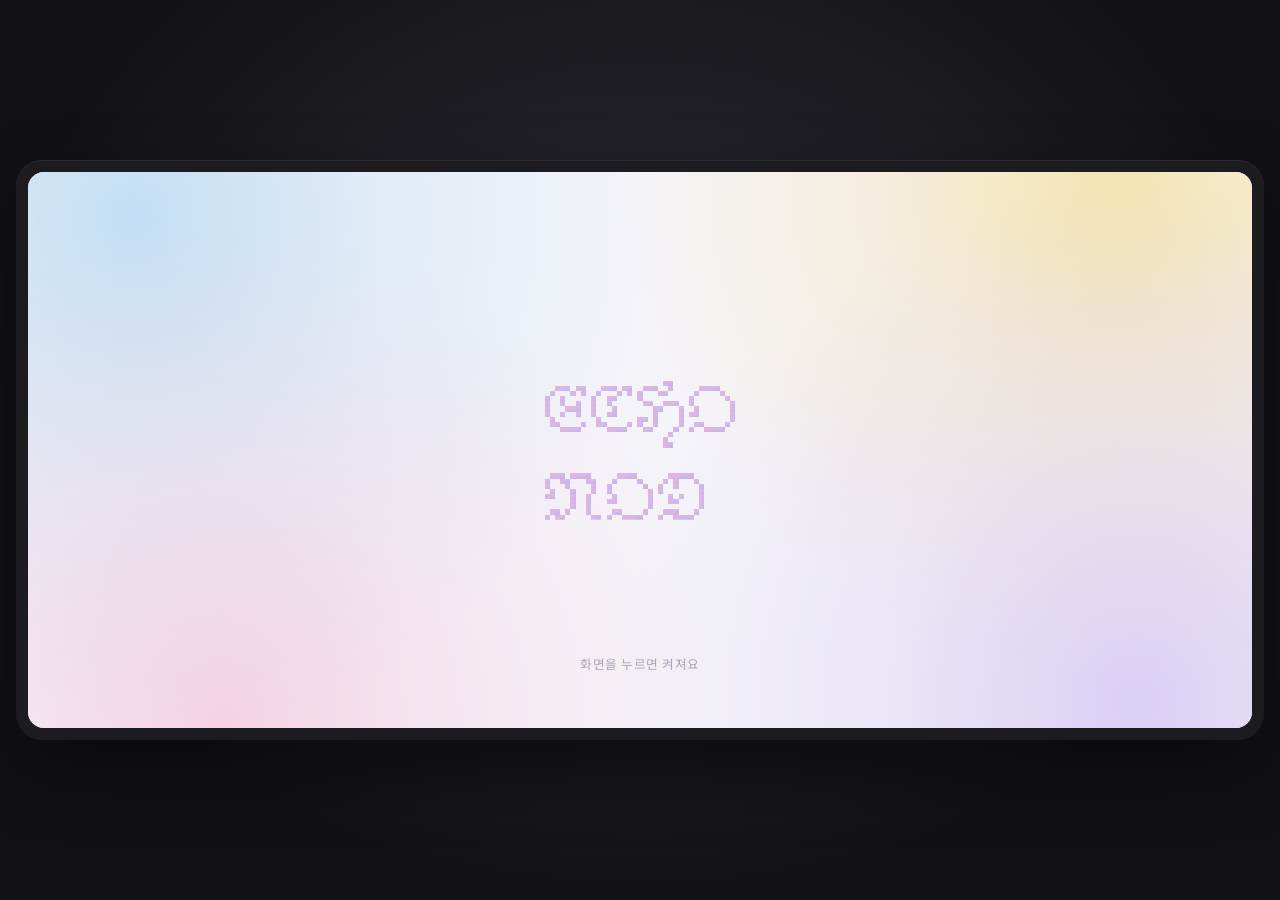
<file: examples/08-echo-nod-display/index.html>
<!DOCTYPE html>
<html lang="ko">
<head>
<meta charset="UTF-8" />
<meta name="viewport" content="width=device-width, initial-scale=1.0, viewport-fit=cover" />
<!-- artifact:start -->
<title>ECHO NOD 차량 화면</title>
<meta name="claude:viewport-fit-sides" content="cover">
<link rel="preconnect" href="https://fonts.googleapis.com">
<link rel="preconnect" href="https://fonts.gstatic.com" crossorigin>
<link href="https://fonts.googleapis.com/css2?family=Noto+Sans+KR:wght@300;400;500;700&display=swap" rel="stylesheet">
<style>
/* Layout: the in-car screen alone, fitted to the window inside a dark bezel. Inside, a fixed 1540×700 stage (2.2 : 1)
   holds one scene at a time over a canvas of soft pastel light that breathes with the music. */
:root {
  --bg: #f5f4f9;
  --ink: #4a4566;
  --ink2: #6f6a88;
  --muted: #a8a5ba;
  --line: rgba(160, 152, 196, 0.22);
  --accent: #a596e2;
  --accent-deep: #8a7ad3;
  --card: rgba(255, 255, 255, 0.8);
  --mom: #f2cf6b; --dad: #94c2ec; --sis: #b9a3ee; --pink: #f3b3d3;
  --font: "Noto Sans KR", "Apple SD Gothic Neo", "Malgun Gothic", sans-serif;
  color-scheme: light;
}
[hidden] { display: none !important; }
* { box-sizing: border-box; }
html, body { height: 100%; }
body {
  margin: 0; background: radial-gradient(ellipse at 50% 40%, #2a2a31 0%, #121216 70%); color: var(--ink);
  font-family: var(--font); overflow: hidden;
  padding-left: max(16px, env(safe-area-inset-left, 0px)); padding-right: max(16px, env(safe-area-inset-right, 0px));
}
.page { height: 100%; display: grid; place-items: center; padding-block: max(16px, env(safe-area-inset-top, 0px)) max(16px, env(safe-area-inset-bottom, 0px)); }
.bezel { width: var(--fitw, 100%); background: #1b1b20; border-radius: 26px; padding: 12px; box-shadow: 0 30px 70px rgba(0,0,0,.45), inset 0 1px 0 rgba(255,255,255,.07); }
.wrap { position: relative; width: 100%; aspect-ratio: 2.2 / 1; border-radius: 16px; overflow: hidden; background: var(--bg); }
#screen { position: absolute; left: 0; top: 0; width: 1540px; height: 700px; transform-origin: 0 0; }
#cv { position: absolute; inset: 0; width: 1540px; height: 700px; }
@media (max-width: 700px) { .bezel { padding: 6px; border-radius: 14px; } .wrap { border-radius: 9px; } }

/* ---------- shared pieces ---------- */
.topbar { position: absolute; left: 0; right: 0; top: 0; height: 84px; display: flex; align-items: center; justify-content: space-between; padding: 0 56px; z-index: 5; transition: opacity .5s; }
.topbar.ghost { opacity: 0; pointer-events: none; }
.tb-left, .tb-right { display: flex; align-items: center; gap: 20px; width: 260px; }
.tb-right { justify-content: flex-end; gap: 26px; }
.dots9 { display: grid; grid-template-columns: repeat(3, 6px); gap: 5px; }
.dots9 i { width: 6px; height: 6px; border-radius: 50%; background: var(--ink2); }
.brand { font-size: 15px; letter-spacing: .08em; color: var(--ink2); font-weight: 500; }
.tb-label { font-size: 15px; letter-spacing: .14em; color: var(--ink2); }
.iconbtn { width: 40px; height: 40px; border: 0; background: transparent; color: var(--ink2); display: grid; place-items: center; cursor: pointer; padding: 0; border-radius: 12px; }
.iconbtn svg { width: 30px; height: 30px; }
.iconbtn:focus-visible, .btn:focus-visible, .chip-p:focus-visible, .sitem:focus-visible, input:focus-visible { outline: 3px solid var(--accent); outline-offset: 3px; }

.scene { position: absolute; inset: 0; transition: opacity .6s ease; }
.scene.off { opacity: 0; pointer-events: none; }
.head { position: absolute; left: 72px; top: 104px; }
.head.center { left: 0; right: 0; text-align: center; }
.h { margin: 0; font-size: 40px; font-weight: 700; letter-spacing: -0.02em; color: var(--ink); }
.sub { margin: 10px 0 0; font-size: 18px; color: var(--muted); }
.card { position: absolute; background: var(--card); border: 1px solid rgba(255,255,255,.95); border-radius: 36px; box-shadow: 0 24px 60px rgba(150, 140, 200, .16); }
.cap { font-size: 15px; letter-spacing: .1em; color: var(--muted); text-transform: uppercase; }
.glow { position: absolute; border-radius: 50%; filter: blur(30px); }
.btn { font-family: inherit; font-size: 20px; color: var(--ink); border: 1px solid rgba(255,255,255,.95); background: linear-gradient(180deg, #f1eefb, #e6e1f7); border-radius: 999px; padding: 16px 34px; cursor: pointer; box-shadow: 0 10px 26px rgba(150,140,200,.18); }
.btn:disabled { opacity: .72; cursor: default; }
.cover { position: relative; border-radius: 18px; overflow: hidden; flex: none; }
.cover i { position: absolute; left: 50%; top: 50%; border-radius: 50%; transform: translate(-50%, -50%); }

/* ---------- start (logo) ---------- */
#sc-start .logo { position: absolute; left: 50%; top: 50%; transform: translate(-50%, -50%); }
.tap-hint { position: absolute; left: 0; right: 0; bottom: 70px; text-align: center; font-size: 16px; color: var(--muted); letter-spacing: .04em; animation: breathe 3s ease-in-out infinite; }
@keyframes breathe { 50% { opacity: .35; } }

/* ---------- boarding ---------- */
.persons { position: absolute; left: 0; right: 0; top: 250px; display: flex; justify-content: center; gap: 200px; }
.person { position: relative; display: grid; justify-items: center; gap: 8px; width: 170px; cursor: pointer; }
.person .glow { width: 260px; height: 220px; left: 50%; top: -20px; transform: translateX(-50%); opacity: .55; transition: opacity .8s; }
.person.done .glow { opacity: .9; }
.person svg { position: relative; width: 58px; height: 58px; }
.person .nm { position: relative; font-size: 26px; font-weight: 700; }
.person .st { position: relative; display: grid; justify-items: center; gap: 4px; font-size: 15px; color: var(--ink2); min-height: 54px; }
.st .ok { width: 26px; height: 26px; border-radius: 50%; display: grid; place-items: center; color: #fff; }
.st .ok svg { width: 16px; height: 16px; }
.st .spin { width: 24px; height: 24px; border-radius: 50%; border: 2px dashed var(--muted); animation: rot 2.4s linear infinite; }
@keyframes rot { to { transform: rotate(360deg); } }
.st .none { height: 26px; }
#board-card { left: 190px; right: 190px; top: 520px; height: 104px; display: flex; align-items: center; gap: 26px; padding: 0 40px; border-radius: 52px; }
#board-card svg { width: 44px; height: 44px; color: var(--ink2); flex: none; }
.bc-main { flex: 1; display: grid; gap: 12px; }
.bc-row { display: flex; justify-content: space-between; font-size: 20px; font-weight: 500; }
.bc-row span:last-child { color: var(--ink2); font-weight: 400; }
.track { height: 10px; border-radius: 999px; background: #ebe8f3; overflow: hidden; }
.track i { display: block; height: 100%; border-radius: 999px; background: linear-gradient(90deg, #b8acee, var(--accent)); transition: width .8s ease; }
.footlabel { position: absolute; left: 0; right: 0; bottom: 30px; text-align: center; font-size: 12px; letter-spacing: .14em; color: var(--muted); }

/* ---------- confirmed ---------- */
#sc-confirmed .msg { position: absolute; left: 0; right: 0; top: 270px; text-align: center; }
#sc-confirmed .h { font-weight: 500; font-size: 34px; color: var(--ink2); }
#sc-confirmed .sub { margin-top: 56px; }

/* ---------- together ---------- */
#tog-card { left: 72px; right: 72px; top: 252px; height: 300px; padding: 30px 44px; }
.tog-head { display: flex; justify-content: space-between; padding-bottom: 22px; border-bottom: 1px solid var(--line); }
.tog-cols { display: grid; grid-template-columns: repeat(3, 1fr); margin-top: 34px; }
.tog-col { display: flex; align-items: center; gap: 22px; padding: 18px 30px; position: relative; }
.tog-col + .tog-col { border-left: 1px solid var(--line); }
.av { width: 66px; height: 66px; border-radius: 50%; display: grid; place-items: center; flex: none; }
.av i { width: 26px; height: 26px; border-radius: 50%; }
.tog-col b { display: block; font-size: 24px; font-weight: 700; }
.tog-col small { font-size: 13px; letter-spacing: .12em; color: var(--muted); }
.tog-col .pip { position: absolute; right: 30px; top: 50%; width: 10px; height: 10px; border-radius: 50%; }
.foot { position: absolute; left: 72px; right: 72px; bottom: 46px; display: flex; justify-content: space-between; font-size: 14px; color: var(--ink2); }
.foot .dotl::before { content: ""; display: inline-block; width: 8px; height: 8px; border-radius: 50%; background: var(--accent); margin-right: 10px; vertical-align: 1px; }

/* ---------- mix ---------- */
.search { position: absolute; left: 460px; width: 620px; top: 214px; height: 54px; border-radius: 999px; background: rgba(255,255,255,.85); box-shadow: 0 10px 30px rgba(150,140,200,.12); display: flex; align-items: center; gap: 18px; padding: 0 30px; font-size: 15px; color: var(--muted); }
.search b { font-weight: 400; color: var(--ink2); }
.plist { top: 290px; width: 380px; height: 360px; padding: 28px 30px; display: grid; align-content: start; gap: 14px; }
#pl-mom { left: 210px; } #pl-dad { right: 210px; }
.pl-head { display: flex; align-items: center; gap: 14px; font-size: 18px; font-weight: 500; margin-bottom: 16px; }
.pl-head i { width: 34px; height: 34px; border-radius: 50%; }
.row { display: flex; align-items: center; gap: 16px; transition: transform .7s ease, opacity .7s ease; }
.row b { display: block; font-size: 16px; font-weight: 500; }
.row small { font-size: 13px; color: var(--muted); }
.mixing .row { opacity: .6; }
/* mixing: rows only soften; they stay aligned with the card heading */
.mix-core { position: absolute; left: 770px; top: 440px; transform: translate(-50%, -50%); text-align: center; }
.mix-core .glow { width: 300px; height: 220px; left: 50%; top: 50%; transform: translate(-50%, -50%); background: radial-gradient(circle at 35% 50%, var(--mom), transparent 60%), radial-gradient(circle at 68% 50%, var(--dad), transparent 60%); animation: pulse 2.4s ease-in-out infinite; }
@keyframes pulse { 50% { transform: translate(-50%, -50%) scale(1.12); opacity: .8; } }
.mix-core p { position: relative; margin: 0; font-size: 19px; font-weight: 500; }
.mix-core small { position: relative; font-size: 13px; color: var(--ink2); }

/* ---------- player family ---------- */
#pcard { left: 300px; top: 136px; width: 330px; height: 470px; border-radius: 42px; padding: 76px 36px 30px; display: grid; justify-items: center; align-content: start; transition: left .7s cubic-bezier(.3,.7,.2,1), top .7s, transform .7s; }
#pcard .cover { border-radius: 18px; }
.heart { position: absolute; top: 20px; right: 22px; width: 40px; height: 40px; border: 0; background: transparent; cursor: pointer; color: var(--muted); padding: 0; }
.heart svg { width: 30px; height: 30px; }
.heart.on { color: #f6d36c; }
.heart:not(.on) { color: #dcd9e6; }
.share { position: absolute; top: 20px; left: 22px; width: 40px; height: 40px; border: 0; background: transparent; cursor: pointer; color: var(--muted); padding: 0; }
.share svg { width: 28px; height: 28px; }
.p-title { flex: none; min-height: 36px; line-height: 36px; margin-top: 26px; font-size: 25px; font-weight: 500; text-align: center; max-width: 270px; white-space: nowrap; overflow: hidden; text-overflow: ellipsis; }
.p-artist { margin-top: 2px; font-size: 15px; color: var(--ink2); white-space: nowrap; }
.p-prog { width: 100%; margin-top: 22px; }
.p-prog .track { height: 6px; }
.p-prog .track i { background: var(--bar, var(--accent)); transition: width .3s linear, background .6s; }
.p-times { display: flex; justify-content: space-between; font-size: 12px; color: var(--muted); margin-top: 8px; font-variant-numeric: tabular-nums; }
.p-ctrl { display: flex; align-items: center; gap: 48px; margin-top: 14px; }
.p-ctrl button { border: 0; background: transparent; cursor: pointer; color: var(--ink); padding: 0; display: grid; place-items: center; }
.p-ctrl .play { width: 60px; height: 60px; border-radius: 50%; background: #fff; box-shadow: 0 8px 22px rgba(150,140,200,.22); }
.p-ctrl svg { width: 22px; height: 22px; }
.p-ctrl .play svg { width: 26px; height: 26px; }

#stack { position: absolute; z-index: 1; left: 820px; top: 128px; width: 470px; height: 484px; transition: opacity .5s, left .7s; }
.sitem { position: absolute; left: 0; width: 440px; height: 78px; border-radius: 20px; background: rgba(255,255,255,.88); box-shadow: 0 10px 24px rgba(150,140,200,.14); display: flex; align-items: center; gap: 18px; padding: 0 20px; border: 0; font: inherit; color: inherit; text-align: left; cursor: pointer; transition: top .6s cubic-bezier(.3,.7,.2,1), transform .6s, opacity .6s; }
.sitem.cur { box-shadow: 0 0 0 1.5px rgba(243,179,211,.55), 0 14px 40px rgba(243,179,211,.55); }
.sitem b { display: block; font-size: 19px; font-weight: 500; }
.sitem small { font-size: 13px; color: var(--muted); }
.sitem .cover { width: 50px; height: 50px; border-radius: 10px; }
.pager { position: absolute; right: 60px; bottom: 34px; display: flex; gap: 8px; }
.pager i { width: 8px; height: 8px; border-radius: 50%; background: #d7d3e6; }
.pager i.on { background: var(--ink2); }

#sender-card { left: 110px; top: 226px; width: 380px; height: 300px; padding: 30px 32px; display: grid; align-content: start; gap: 16px; opacity: 0; transform: translateX(-30px); transition: opacity .6s, transform .6s; pointer-events: none; }
#sender-card .from { display: flex; align-items: center; gap: 14px; font-size: 18px; font-weight: 500; }
#sender-card .from i { width: 36px; height: 36px; border-radius: 50%; }
#sender-card .sc-song { display: flex; align-items: center; gap: 16px; padding: 12px 0; border-top: 1px solid var(--line); }
#sender-card .msgq { font-size: 16px; color: var(--ink2); background: rgba(245,243,250,.9); border-radius: 14px; padding: 12px 16px; line-height: 1.5; }

.divider { position: absolute; left: 760px; top: 110px; height: 500px; width: 1px; background: var(--line); opacity: 0; transition: opacity .5s; }
#react-card { left: 860px; top: 220px; width: 460px; height: auto; padding: 18px 30px; border-radius: 30px; opacity: 0; transform: translateY(16px); transition: opacity .6s, transform .6s; pointer-events: none; }
#react-card .cap { margin-bottom: 4px; font-size: 13px; }
#react-card .rc-row { display: flex; gap: 22px; align-items: center; }
#react-card .rc-dot { width: 32px; height: 32px; border-radius: 50%; flex: none; filter: blur(2px); }
#react-card b { display: block; font-size: 19px; font-weight: 500; margin-bottom: 4px; }
#react-card p { margin: 0; font-size: 12px; color: var(--muted); }

#recv-card { left: 138px; top: 210px; width: 340px; height: 196px; border-radius: 30px; padding: 22px 26px; opacity: 0; transform: translateX(-30px); transition: opacity .6s, transform .6s; pointer-events: none; }
#recv-card .rc-from { position: relative; font-size: 13px; color: var(--ink2); margin-left: 54px; }
#recv-card .rc-from::before { content: ""; position: absolute; left: -62px; top: -24px; width: 80px; height: 70px; border-radius: 50%; background: radial-gradient(circle, var(--c, var(--sis)), transparent 70%); opacity: .7; filter: blur(6px); }
#recv-card .rc-main { position: relative; display: flex; align-items: center; gap: 12px; margin-top: 10px; }
#recv-card .rc-main b { display: block; font-size: 21px; font-weight: 700; }
#recv-card .rc-main small { font-size: 12px; color: var(--ink2); }
#recv-card .rc-note { flex: 1; font-size: 12px; color: var(--ink); border-bottom: 1px solid var(--line); padding-bottom: 4px; margin-left: 8px; }
#recv-card .rc-btns { display: flex; justify-content: space-between; margin-top: 16px; }
#recv-card .rc-btns .btn { font-size: 13px; padding: 8px 26px; }
#recv-card .rc-btns .plus { width: 46px; padding: 0; height: 34px; font-size: 22px; line-height: 1; }

#send-panel { position: absolute; left: 745px; top: 150px; width: 520px; height: 460px; opacity: 0; transform: translateX(30px); transition: opacity .6s, transform .6s; pointer-events: none; }
#send-panel .h { font-size: 31px; font-weight: 700; color: var(--ink); transition: color .4s; white-space: nowrap; }
#send-panel.picked .h { color: var(--muted); font-weight: 500; }
#send-panel .sub { font-size: 10px; margin-top: 10px; letter-spacing: .06em; color: var(--ink2); }
.chips { display: flex; gap: 70px; margin: 44px 0 50px 10px; }
#send-panel.picked .chip-p[aria-pressed="false"] { opacity: .18; }
.chip-p { position: relative; width: 110px; height: 110px; transition: opacity .4s; border: 0; background: transparent; cursor: pointer; font: inherit; font-size: 18px; color: var(--ink2); padding: 0; display: grid; place-items: center; }
.chip-p::before { content: ""; position: absolute; inset: 0; border-radius: 50%; background: radial-gradient(circle, var(--c) 0%, transparent 70%); opacity: .45; transition: opacity .3s, transform .3s; }
.chip-p span { position: relative; }
.chip-p[aria-pressed="true"] { color: var(--ink); font-weight: 500; }
.chip-p[aria-pressed="true"]::before { opacity: 1; transform: scale(1.15); }
.msgbox { display: flex; align-items: center; gap: 16px; height: 58px; border-radius: 999px; background: rgba(255,255,255,.9); box-shadow: 0 8px 22px rgba(150,140,200,.14); padding: 0 24px; color: var(--muted); }
.msgbox input { flex: 1; border: 0; background: transparent; font: inherit; font-size: 16px; color: var(--ink); outline: none; }
.msgbox svg { width: 22px; height: 22px; flex: none; }
#send-go { width: 100%; margin-top: 22px; padding: 22px; font-size: 19px; background: linear-gradient(180deg, #ffffff, #f2f0f7); }

#sc-player.l-sender #sender-card { opacity: 1; transform: none; pointer-events: auto; }
#sc-player.l-sender #pcard { left: 575px; }
#sc-player.l-sender #stack { left: 1000px; }
#sc-player.l-react #react-card { opacity: 1; transform: none; pointer-events: auto; }
#sc-player.l-react .divider { opacity: 1; }
#sc-player.l-react #stack, #sc-player.l-send #stack { opacity: 0; pointer-events: none; }
#sc-player.l-react #pcard { left: 330px; }
#sc-player.l-recv #recv-card { opacity: 1; transform: none; pointer-events: auto; }
#sc-player.l-recv #pcard { left: 575px; }
#sc-player.l-recv #stack { left: 1000px; }
#sc-player.l-send #pcard { left: 300px; }
#sc-player.l-send #send-panel { opacity: 1; transform: none; pointer-events: auto; }

/* ---------- sent / preference ---------- */
#sc-sent .wrapc { position: absolute; left: 0; right: 0; top: 84px; bottom: 24px; display: grid; justify-items: center; align-content: center; text-align: center; }
.checkc { width: 74px; height: 74px; border-radius: 50%; background: #fff; display: grid; place-items: center; box-shadow: 0 10px 30px rgba(150,140,200,.25); color: var(--accent-deep); }
.checkc svg { width: 38px; height: 38px; }
#sc-sent .h { margin-top: 20px; text-shadow: 0 0 18px rgba(185,163,238,.55); }
#sent-chips { display: flex; gap: 70px; margin-top: 30px; }
#sent-chips .chip-p { cursor: default; }
.ghostpill { margin-top: 26px; width: 480px; height: 62px; border-radius: 999px; background: rgba(255,255,255,.55); color: var(--ink2); display: grid; place-items: center; font-size: 16px; filter: blur(3px); box-shadow: 0 10px 30px rgba(150,140,200,.12); }
#pref-card { left: 72px; right: 72px; top: 246px; height: 290px; padding: 50px 56px 30px; }
.pref-row { display: flex; align-items: center; gap: 30px; }
.pref-icon { width: 84px; height: 84px; border-radius: 50%; background: #efecf7; display: grid; place-items: center; color: var(--ink2); flex: none; }
.pref-icon svg { width: 46px; height: 46px; }
.pref-row b { display: block; font-size: 26px; font-weight: 700; margin-bottom: 8px; }
.pref-row p { margin: 0; color: var(--muted); font-size: 16px; }
.pref-foot { position: absolute; left: 170px; right: 56px; bottom: 34px; display: flex; justify-content: space-between; border-top: 1px solid var(--line); padding-top: 18px; font-size: 13px; color: var(--muted); letter-spacing: .06em; }

/* ---------- arrival ---------- */
#arr-card { left: 72px; right: 72px; top: 240px; height: 320px; display: grid; grid-template-columns: 1.1fr 2.2fr 1.2fr; padding: 40px 0; }
#arr-card > div { padding: 0 44px; display: grid; align-content: start; gap: 14px; }
#arr-card > div + div { border-left: 1px solid var(--line); }
.arr-time { font-size: 40px; font-weight: 700; font-variant-numeric: tabular-nums; }
.arr-where { font-size: 16px; color: var(--muted); }
.st-covers { display: flex; gap: 22px; }
.saved { display: flex; align-items: center; gap: 14px; font-size: 22px; font-weight: 500; }
.saved svg { width: 34px; height: 34px; color: var(--accent-deep); }
.va { margin-top: 40px; padding-top: 16px; border-top: 1px solid var(--line); font-size: 13px; letter-spacing: .12em; color: var(--ink2); }

/* ---------- flow controls ---------- */
.btn.go { background: linear-gradient(120deg, #f7dcec 0%, #e1d8fb 50%, #d3e8fb 100%); font-weight: 500; padding: 18px 44px; }
.guide { animation: guide 1.8s ease-in-out infinite; border-radius: 999px; }
@keyframes guide { 0%, 100% { box-shadow: 0 0 0 0 rgba(165,150,226,0); } 50% { box-shadow: 0 0 0 12px rgba(165,150,226,.38); } }
.ride-only { display: none; }
.riding .ride-only { display: grid; }
.next-wrap { position: absolute; left: 0; right: 0; display: flex; justify-content: center; }

/* home */
.home-date { font-size: 18px; color: var(--ink2); }
.home-time { font-size: 72px; font-weight: 300; letter-spacing: -0.03em; line-height: 1.1; font-variant-numeric: tabular-nums; }
.home-hi { font-size: 22px; color: var(--ink); margin-top: 6px; }
.hcard { top: 330px; height: 290px; padding: 28px 32px; display: grid; align-content: start; gap: 14px; }
#h-family { left: 72px; width: 420px; }
#h-last { left: 524px; width: 470px; }
#h-go { left: 1026px; width: 442px; background: linear-gradient(160deg, rgba(255,255,255,.9), rgba(240,236,252,.85)); }
.fam { display: flex; gap: 26px; margin-top: 10px; }
.fam div { display: grid; justify-items: center; gap: 8px; font-size: 16px; }
.fam .av { width: 70px; height: 70px; }
.hsmall { font-size: 14px; color: var(--muted); line-height: 1.6; }
.hcovers { display: flex; gap: 14px; }
.hbig { font-size: 24px; font-weight: 700; }
#h-go .btn { justify-self: start; margin-top: 8px; }

/* F1 */
.qr { width: 250px; height: 250px; border-radius: 34px; background: #fff; display: grid; place-items: center; box-shadow: 0 20px 50px rgba(150,140,200,.2); cursor: pointer; transition: transform .3s; }
.qr:hover { transform: scale(1.02); }
.qr canvas { width: 196px; height: 196px; }
#reg-wrap { position: absolute; inset: 0; display: grid; justify-items: center; align-content: center; gap: 14px; text-align: center; }
#reg-wrap .h { font-size: 32px; margin-top: 18px; }
#sc-register.done .qr { opacity: .25; filter: blur(2px); pointer-events: none; }
#reg-done { display: none; }
#sc-register.done #reg-done { display: grid; justify-items: center; gap: 10px; }
#sc-register.done #reg-ask { display: none; }

/* F3 band */
#jr-card { left: 72px; right: 72px; top: 250px; height: 270px; padding: 34px 44px; }
.jr-head { display: flex; justify-content: space-between; align-items: baseline; }
.jr-head b { font-size: 26px; font-weight: 700; }
.jbar { display: flex; gap: 6px; height: 22px; margin-top: 40px; position: relative; }
.jseg { border-radius: 999px; min-width: 0; filter: blur(4px); opacity: .85; }
.jlabels { display: flex; gap: 6px; margin-top: 12px; }
.jlabels span { font-size: 13px; color: var(--ink2); white-space: nowrap; overflow: hidden; text-overflow: ellipsis; }
.jmark { position: absolute; top: 50%; left: 0; width: 56px; height: 56px; margin: -28px 0 0 -28px; border-radius: 50%; background: radial-gradient(circle, #fff 0%, #fff 16%, rgba(255,255,255,.75) 30%, rgba(196,176,244,.45) 46%, rgba(196,176,244,0) 70%); filter: blur(1.5px); animation: glowp 2.6s ease-in-out infinite; pointer-events: none; }
@keyframes glowp { 50% { transform: scale(1.2); opacity: .8; } }
.jnote { margin-top: 26px; font-size: 14px; color: var(--muted); }
.mini-band { position: absolute; left: 300px; right: 300px; bottom: 34px; display: flex; align-items: center; gap: 16px; font-size: 13px; color: var(--ink2); transition: opacity .4s; }
.mini-band .jbar { flex: 1; height: 6px; margin: 0; gap: 3px; }
.mini-band .jseg { filter: blur(2px); }
.mini-band .jmark { width: 30px; height: 30px; margin: -15px 0 0 -15px; transition: left .4s linear; }
#sc-player.l-send .mini-band, #sc-player.l-recv .mini-band { opacity: 0; }

/* F5 mixing */
#react-card .mixline { height: 4px; border-radius: 999px; background: #eeebf6; overflow: hidden; margin-top: 16px; }
#react-card .mixline i { display: block; height: 100%; width: 0; border-radius: 999px; }
#react-card .rc-foot { display: flex; justify-content: space-between; align-items: center; margin-top: 12px; font-size: 12px; color: var(--muted); }
#react-card .rc-foot .btn { font-size: 14px; padding: 8px 26px; }

/* voice */
#voice { position: absolute; left: 50%; top: 50%; width: 700px; transform: translate(-50%, -50%); padding: 34px 40px; z-index: 30; background: rgba(255,255,255,.94); backdrop-filter: blur(16px); -webkit-backdrop-filter: blur(16px); box-shadow: 0 30px 80px rgba(150,140,200,.3); display: grid; justify-items: center; gap: 16px; text-align: center; }
#voice .wave { display: flex; gap: 8px; height: 34px; align-items: center; }
#voice .wave i { width: 8px; border-radius: 999px; background: var(--accent); animation: wv 1s ease-in-out infinite; }
#voice .wave i:nth-child(2) { animation-delay: .15s; } #voice .wave i:nth-child(3) { animation-delay: .3s; } #voice .wave i:nth-child(4) { animation-delay: .45s; }
@keyframes wv { 0%, 100% { height: 10px; } 50% { height: 32px; } }
#voice .vt { font-size: 22px; font-weight: 500; }
#sc-player.voice-on #pcard, #sc-player.voice-on #stack, #sc-player.voice-on.l-sender #sender-card, #sc-player.voice-on .mini-band { filter: blur(4px); opacity: .55; transition: filter .4s, opacity .4s; }
#voice .vrow { display: flex; gap: 16px; margin-top: 6px; }
#voice .vrow .btn { white-space: nowrap; font-size: 18px; padding: 14px 28px; }

/* ---------- toast & keys help ---------- */
.toast { position: absolute; left: 50%; bottom: 40px; transform: translateX(-50%); background: rgba(255,255,255,.92); border-radius: 999px; padding: 12px 26px; font-size: 17px; color: var(--ink); box-shadow: 0 12px 30px rgba(150,140,200,.25); z-index: 8; animation: up .4s ease-out; white-space: nowrap; }
@keyframes up { from { opacity: 0; transform: translate(-50%, 10px); } }
#keys { position: absolute; right: 30px; top: 90px; width: 330px; background: rgba(255,255,255,.95); border-radius: 22px; padding: 20px 24px; font-size: 14px; color: var(--ink2); z-index: 9; box-shadow: 0 20px 50px rgba(120,110,170,.25); line-height: 1.9; }
#keys b { display: inline-block; min-width: 46px; color: var(--ink); font-weight: 500; }
@media (prefers-reduced-motion: reduce) { * { animation-duration: .01s !important; transition-duration: .01s !important; } }
</style>
<!-- artifact:head-end -->
</head>
<body>
<!-- artifact:body-start -->
<div class="page">
  <div class="bezel" id="bezel">
    <div class="wrap" id="wrap">
      <div id="screen">
        <canvas id="cv" aria-hidden="true"></canvas>

        <div class="topbar ghost" id="topbar">
          <div class="tb-left"><span class="dots9" aria-hidden="true"><i></i><i></i><i></i><i></i><i></i><i></i><i></i><i></i><i></i></span><span class="brand">ECHO NOD</span></div>
          <div class="tb-label" id="tb-label"></div>
          <div class="tb-right">
            <button class="iconbtn ride-only" id="btn-mic" type="button" aria-label="에코노드에게 말하기"><svg viewBox="0 0 24 24" fill="none" stroke="currentColor" stroke-width="1.5" stroke-linecap="round"><rect x="9" y="3" width="6" height="11" rx="3"/><path d="M5.5 11a6.5 6.5 0 0 0 13 0M12 17.5V21"/></svg></button>
            <button class="iconbtn ride-only" id="btn-power" type="button" aria-label="시동 끄기 (도착)"><svg viewBox="0 0 24 24" fill="none" stroke="currentColor" stroke-width="1.5" stroke-linecap="round"><path d="M12 3.5v8"/><path d="M7 6.5a7.5 7.5 0 1 0 10 0"/></svg></button>
            <button class="iconbtn" id="btn-back" type="button" aria-label="뒤로"><svg viewBox="0 0 24 24" fill="none" stroke="currentColor" stroke-width="1.5" stroke-linecap="round" stroke-linejoin="round"><path d="M15 5l-7 7 7 7"/></svg></button>
            <button class="iconbtn" id="btn-home" type="button" aria-label="홈"><svg viewBox="0 0 24 24" fill="none" stroke="currentColor" stroke-width="1.5" stroke-linejoin="round"><path d="M4 11l8-7 8 7v9h-5v-6H9v6H4z"/></svg></button>
          </div>
        </div>

        <!-- 시작 -->
        <section class="scene" id="sc-start">
          <svg class="logo" id="logo" viewBox="0 0 37 27" width="240" height="175" role="img" aria-label="echo nod" shape-rendering="crispEdges"><defs><linearGradient id="logo-g" x1="0" y1="0" x2="1" y2="1"><stop offset="0" stop-color="#eeb0d6"/><stop offset=".55" stop-color="#d2b8ef"/><stop offset="1" stop-color="#c4b5d3"/></linearGradient></defs><g fill="url(#logo-g)"><rect x="23" y="0" width="2" height="1"/><rect x="2" y="1" width="3" height="1"/><rect x="6" y="1" width="2" height="1"/><rect x="11" y="1" width="3" height="1"/><rect x="15" y="1" width="2" height="1"/><rect x="19" y="1" width="3" height="1"/><rect x="24" y="1" width="1" height="1"/><rect x="30" y="1" width="4" height="1"/><rect x="1" y="2" width="1" height="1"/><rect x="5" y="2" width="1" height="1"/><rect x="7" y="2" width="1" height="1"/><rect x="10" y="2" width="1" height="1"/><rect x="14" y="2" width="1" height="1"/><rect x="16" y="2" width="1" height="1"/><rect x="18" y="2" width="1" height="1"/><rect x="22" y="2" width="2" height="1"/><rect x="29" y="2" width="1" height="1"/><rect x="34" y="2" width="1" height="1"/><rect x="0" y="3" width="1" height="1"/><rect x="3" y="3" width="1" height="1"/><rect x="9" y="3" width="1" height="1"/><rect x="12" y="3" width="2" height="1"/><rect x="18" y="3" width="1" height="1"/><rect x="28" y="3" width="1" height="1"/><rect x="35" y="3" width="1" height="1"/><rect x="0" y="4" width="1" height="1"/><rect x="3" y="4" width="1" height="1"/><rect x="6" y="4" width="1" height="1"/><rect x="9" y="4" width="1" height="1"/><rect x="12" y="4" width="1" height="1"/><rect x="19" y="4" width="2" height="1"/><rect x="23" y="4" width="3" height="1"/><rect x="28" y="4" width="1" height="1"/><rect x="36" y="4" width="1" height="1"/><rect x="0" y="5" width="1" height="1"/><rect x="4" y="5" width="3" height="1"/><rect x="9" y="5" width="1" height="1"/><rect x="13" y="5" width="1" height="1"/><rect x="21" y="5" width="2" height="1"/><rect x="26" y="5" width="1" height="1"/><rect x="29" y="5" width="1" height="1"/><rect x="36" y="5" width="1" height="1"/><rect x="0" y="6" width="1" height="1"/><rect x="3" y="6" width="1" height="1"/><rect x="6" y="6" width="1" height="1"/><rect x="9" y="6" width="1" height="1"/><rect x="12" y="6" width="2" height="1"/><rect x="21" y="6" width="1" height="1"/><rect x="26" y="6" width="1" height="1"/><rect x="28" y="6" width="2" height="1"/><rect x="36" y="6" width="1" height="1"/><rect x="1" y="7" width="1" height="1"/><rect x="10" y="7" width="1" height="1"/><rect x="18" y="7" width="2" height="1"/><rect x="21" y="7" width="1" height="1"/><rect x="26" y="7" width="1" height="1"/><rect x="36" y="7" width="1" height="1"/><rect x="1" y="8" width="2" height="1"/><rect x="7" y="8" width="1" height="1"/><rect x="10" y="8" width="2" height="1"/><rect x="16" y="8" width="1" height="1"/><rect x="18" y="8" width="1" height="1"/><rect x="21" y="8" width="1" height="1"/><rect x="26" y="8" width="1" height="1"/><rect x="29" y="8" width="2" height="1"/><rect x="35" y="8" width="1" height="1"/><rect x="3" y="9" width="4" height="1"/><rect x="12" y="9" width="4" height="1"/><rect x="19" y="9" width="2" height="1"/><rect x="25" y="9" width="1" height="1"/><rect x="28" y="9" width="1" height="1"/><rect x="31" y="9" width="4" height="1"/><rect x="24" y="10" width="1" height="1"/><rect x="23" y="11" width="1" height="1"/><rect x="23" y="12" width="2" height="1"/><rect x="1" y="18" width="3" height="1"/><rect x="5" y="18" width="4" height="1"/><rect x="14" y="18" width="4" height="1"/><rect x="24" y="18" width="5" height="1"/><rect x="0" y="19" width="1" height="1"/><rect x="3" y="19" width="2" height="1"/><rect x="8" y="19" width="2" height="1"/><rect x="13" y="19" width="1" height="1"/><rect x="18" y="19" width="1" height="1"/><rect x="23" y="19" width="1" height="1"/><rect x="25" y="19" width="1" height="1"/><rect x="29" y="19" width="1" height="1"/><rect x="0" y="20" width="1" height="1"/><rect x="4" y="20" width="1" height="1"/><rect x="9" y="20" width="1" height="1"/><rect x="12" y="20" width="1" height="1"/><rect x="19" y="20" width="1" height="1"/><rect x="22" y="20" width="1" height="1"/><rect x="25" y="20" width="1" height="1"/><rect x="30" y="20" width="1" height="1"/><rect x="1" y="21" width="1" height="1"/><rect x="5" y="21" width="1" height="1"/><rect x="9" y="21" width="1" height="1"/><rect x="12" y="21" width="1" height="1"/><rect x="20" y="21" width="1" height="1"/><rect x="22" y="21" width="1" height="1"/><rect x="30" y="21" width="1" height="1"/><rect x="0" y="22" width="2" height="1"/><rect x="5" y="22" width="1" height="1"/><rect x="8" y="22" width="1" height="1"/><rect x="13" y="22" width="1" height="1"/><rect x="20" y="22" width="1" height="1"/><rect x="24" y="22" width="1" height="1"/><rect x="26" y="22" width="1" height="1"/><rect x="30" y="22" width="1" height="1"/><rect x="5" y="23" width="1" height="1"/><rect x="8" y="23" width="1" height="1"/><rect x="12" y="23" width="2" height="1"/><rect x="20" y="23" width="1" height="1"/><rect x="24" y="23" width="2" height="1"/><rect x="30" y="23" width="1" height="1"/><rect x="5" y="24" width="1" height="1"/><rect x="8" y="24" width="1" height="1"/><rect x="20" y="24" width="1" height="1"/><rect x="30" y="24" width="1" height="1"/><rect x="1" y="25" width="2" height="1"/><rect x="4" y="25" width="1" height="1"/><rect x="8" y="25" width="1" height="1"/><rect x="13" y="25" width="2" height="1"/><rect x="19" y="25" width="1" height="1"/><rect x="23" y="25" width="3" height="1"/><rect x="29" y="25" width="1" height="1"/><rect x="0" y="26" width="1" height="1"/><rect x="2" y="26" width="2" height="1"/><rect x="9" y="26" width="2" height="1"/><rect x="12" y="26" width="1" height="1"/><rect x="15" y="26" width="4" height="1"/><rect x="22" y="26" width="1" height="1"/><rect x="25" y="26" width="4" height="1"/></g></svg>
          <div class="tap-hint">화면을 누르면 켜져요</div>
        </section>

        <!-- F1 차 등록 -->
        <section class="scene off" id="sc-register">
          <div id="reg-wrap">
            <div class="qr" id="qr-btn" role="button" tabindex="0" aria-label="앱으로 QR 찍기"><canvas id="qr" width="196" height="196"></canvas></div>
            <div id="reg-ask"><h2 class="h">ECHO NOD 앱으로 찍어 주세요</h2><p class="sub">가족 중 한 명만 찍으면 모두 함께 써요</p></div>
            <div id="reg-done"><h2 class="h">우리 가족 차로 등록됐어요</h2><p class="sub">한 명이 등록하면 가족 모두 사용할 수 있어요</p><button class="btn go" id="reg-next" type="button">홈으로 →</button></div>
          </div>
        </section>

        <!-- 홈 -->
        <section class="scene off" id="sc-home">
          <div class="head"><div class="home-date" id="h-date"></div><div class="home-time" id="h-time"></div><div class="home-hi">세진님, 오늘은 누구와 함께 가나요?</div></div>
          <div class="card hcard" id="h-family"><span class="cap">Our family</span><div class="fam" id="h-fam"></div><span class="hsmall">차에 등록된 가족 3명 · ECHO NOD 앱으로 연결돼 있어요</span></div>
          <div class="card hcard" id="h-last"><span class="cap">Last ride</span><span class="hsmall">어제 오후 6:10 · 학교 → 집 · 28분</span><div class="hcovers" id="h-covers"></div><span class="hsmall">우리 가족의 노래 2곡이 생겼어요</span></div>
          <div class="card hcard" id="h-go"></div>
        </section>

        <!-- 탑승 인식 -->
        <section class="scene off" id="sc-board">
          <div class="head center"><h2 class="h">가족이 차에 타고 있어요</h2><p class="sub">탑승한 가족을 자동으로 확인하고 있어요</p></div>
          <div class="persons" id="persons"></div>
          <div class="card" id="board-card">
            <svg viewBox="0 0 24 24" fill="none" stroke="currentColor" stroke-width="1.3"><circle cx="9" cy="8" r="3.2"/><path d="M3.5 19c.6-3.2 2.8-5 5.5-5s4.9 1.8 5.5 5"/><circle cx="16.5" cy="9" r="2.6"/><path d="M15.5 14.2c2.4-.2 4.4 1.3 5 4.3"/></svg>
            <div class="bc-main"><div class="bc-row"><span>가족 탑승 확인</span><span id="board-count">0 / 3</span></div><div class="track"><i id="board-bar" style="width:0"></i></div></div>
          </div>
          <div class="footlabel">AUTOMATIC PASSENGER RECOGNITION</div>
        </section>

        <!-- 탑승 확인됨 -->
        <section class="scene off" id="sc-confirmed">
          <div class="msg"><h2 class="h">탑승이 확인됐어요</h2><p class="sub">탑승한 사람들의 음악을 준비하고 있어요</p></div>
        </section>

        <!-- 오늘 함께하는 사람 -->
        <section class="scene off" id="sc-together">
          <div class="head"><h2 class="h">오늘 함께하는 사람</h2><p class="sub">탑승이 확인된 가족의 취향을 바탕으로 음악을 준비해요</p></div>
          <div class="card" id="tog-card">
            <div class="tog-head"><span class="cap">Current ride</span><span class="cap" id="tog-count">3 people</span></div>
            <div class="tog-cols" id="tog-cols"></div>
          </div>
          <div class="foot"><span class="dotl">탑승 정보는 자동으로 업데이트돼요</span><span>음악 조합 준비 중</span></div>
          <div class="next-wrap" style="top:582px"><button class="btn go" id="tog-next" type="button">출발하기 →</button></div>
        </section>

        <!-- 플레이리스트 조합 -->
        <section class="scene off" id="sc-mix">
          <div class="head center"><h2 class="h">가족의 음악을 하나로 모으고 있어요</h2><p class="sub">각자의 플레이리스트에서 겹치는 취향을 찾고 있어요</p></div>
          <div class="search"><span>오늘의 무드</span><b>즐겁게 · 가볍게 · 함께 부를 수 있게</b></div>
          <div class="card plist" id="pl-mom"></div>
          <div class="card plist" id="pl-dad"></div>
          <div class="mix-core"><div class="glow"></div><p id="mix-t">플레이리스트 조합 중</p><small id="mix-s">가족 취향을 섞고 있어요</small></div>
          <div class="next-wrap" style="top:604px"><button class="btn go" id="mix-next" type="button" hidden>여정의 띠 보기 →</button></div>
        </section>

        <!-- F3 여정의 띠 -->
        <section class="scene off" id="sc-journey">
          <div class="head"><h2 class="h">오늘의 여정</h2><p class="sub" id="jr-sub">가족이 돌아가며 노래의 주인공이 돼요</p></div>
          <div class="card" id="jr-card">
            <div class="jr-head"><span class="cap">Journey band</span><span>도착까지 <b id="jr-remain">32분</b></span></div>
            <div class="jbar" id="jr-bar"></div>
            <div class="jlabels" id="jr-labels"></div>
            <div class="jnote">구간 순서는 차가 짜요 · 첫 구간은 랜덤 · 섞인 칸은 둘의 노래가 나오는 구간</div>
          </div>
          <div class="next-wrap" style="top:570px"><button class="btn go" id="jr-next" type="button">음악 시작 →</button></div>
        </section>

        <!-- 재생 -->
        <section class="scene off" id="sc-player">
          <div class="card" id="sender-card">
            <div class="from"><i id="sc-dot"></i><span id="sc-from"></span></div>
            <div class="sc-song" id="sc-song"></div>
            <div class="msgq" id="sc-msg"></div>
          </div>
          <div class="card" id="pcard">
            <button class="share" id="btn-share" type="button" aria-label="가족에게 보내기"><svg viewBox="0 0 24 24" fill="none" stroke="currentColor" stroke-width="1.5" stroke-linecap="round" stroke-linejoin="round"><path d="M4 12l16-8-6 16-2.5-6.5z"/><path d="M11.5 13.5L20 4"/></svg></button>
            <button class="heart" id="btn-heart" type="button" aria-label="좋아요"><svg viewBox="0 0 24 24" fill="currentColor"><path d="M12 20.5s-7.5-4.6-9.6-9.3A5.3 5.3 0 0 1 12 6.6a5.3 5.3 0 0 1 9.6 4.6c-2.1 4.7-9.6 9.3-9.6 9.3z"/></svg></button>
            <div id="p-cover-slot"></div>
            <div class="p-title" id="p-title"></div>
            <div class="p-artist" id="p-artist"></div>
            <div class="p-prog"><div class="track"><i id="p-bar" style="width:0"></i></div><div class="p-times"><span id="p-cur">0:00</span><span id="p-dur">0:00</span></div></div>
            <div class="p-ctrl">
              <button id="btn-prev" type="button" aria-label="이전 곡"><svg viewBox="0 0 24 24" fill="currentColor"><path d="M7 6h2v12H7zM18 6v12l-8.5-6z"/></svg></button>
              <button class="play" id="btn-play" type="button" aria-label="일시정지"><svg viewBox="0 0 24 24" fill="currentColor" id="play-ico"><path d="M7 5h3.5v14H7zM13.5 5H17v14h-3.5z"/></svg></button>
              <button id="btn-next" type="button" aria-label="다음 곡"><svg viewBox="0 0 24 24" fill="currentColor"><path d="M15 6h2v12h-2zM6 6v12l8.5-6z"/></svg></button>
            </div>
          </div>
          <div id="stack" aria-label="재생 목록"></div>
          <div class="divider"></div>
          <div class="card" id="react-card">
            <div class="cap">New</div>
            <div class="rc-row"><span class="rc-dot" id="rc-dot"></span><div><b id="rc-title"></b><p id="rc-sub">좋아요 반응이 가족 기록에 추가됐어요</p></div></div>
            <div class="mixline"><i id="rc-mix"></i></div>
            <div class="rc-foot"><span id="rc-hint">섞이는 동안 ♥를 다시 누르면 취소돼요</span><button class="btn" id="rc-ok" type="button" hidden>확인</button></div>
          </div>
          <div class="card" id="recv-card">
            <div class="rc-from" id="rv-from"></div>
            <div class="rc-main"><div id="rv-cover-slot"></div><div><b id="rv-title"></b><small id="rv-artist"></small></div><div class="rc-note" id="rv-msg"></div></div>
            <div class="rc-btns"><button class="btn plus" id="btn-recv-add" type="button" aria-label="다음 곡으로 추가">+</button><button class="btn" id="btn-recv" type="button">확인</button></div>
          </div>
          <div id="send-panel">
            <h2 class="h">가족 중 누가 들으면 좋아할 것 같아요?</h2>
            <p class="sub">PASS A SONG</p>
            <div class="chips" id="send-chips"></div>
            <label class="msgbox"><svg viewBox="0 0 24 24" fill="none" stroke="currentColor" stroke-width="1.5" stroke-linecap="round"><path d="M12 5v14M5 12h14"/></svg><input id="send-msg" type="text" maxlength="40" placeholder="메시지 남기기 (선택)"><svg viewBox="0 0 24 24" fill="none" stroke="currentColor" stroke-width="1.5" stroke-linecap="round"><rect x="9" y="3" width="6" height="11" rx="3"/><path d="M5.5 11a6.5 6.5 0 0 0 13 0M12 17.5V21"/></svg></label>
            <button class="btn" id="send-go" type="button" disabled>음악 건네기 →</button>
          </div>
          <div class="mini-band"><span>도착까지 <b id="mb-remain">32분</b></span><div class="jbar" id="mb-bar"></div></div>
          <div class="card" id="voice" hidden>
            <div class="wave"><i></i><i></i><i></i><i></i></div>
            <div class="vt">"에코노드"가 듣고 있어요</div>
            <p class="sub" style="margin:0">알아듣는 말은 두 가지예요</p>
            <div class="vrow"><button class="btn" id="v-like" type="button">"에코노드, 좋다"</button><button class="btn" id="v-nope" type="button">"에코노드, 이 노래 별로야"</button></div>
          </div>
          <div class="pager" id="pager"><i class="on"></i><i></i><i></i></div>
        </section>

        <!-- 전달 완료 -->
        <section class="scene off" id="sc-sent">
          <div class="wrapc">
            <div class="checkc"><svg viewBox="0 0 24 24" fill="none" stroke="currentColor" stroke-width="1.8" stroke-linecap="round" stroke-linejoin="round"><path d="M5 12.5l4.5 4.5L19 7.5"/></svg></div>
            <h2 class="h">음악이 전달됐어요</h2>
            <p class="sub">가족에게 세진님의 음악과 메시지를 보냈어요.</p>
            <div id="sent-chips"></div>
            <div class="ghostpill" id="sent-msg"></div>
            <button class="btn go" id="sent-ok" type="button" style="margin-top:24px">확인</button>
          </div>
        </section>

        <!-- 취향 반영 -->
        <section class="scene off" id="sc-pref">
          <div class="head"><h2 class="h">취향을 반영했어요</h2><p class="sub">반응은 다음 곡 구성에만 반영되고, 음악은 계속 재생돼요</p></div>
          <div class="card" id="pref-card">
            <div class="pref-row">
              <div class="pref-icon"><svg viewBox="0 0 24 24" fill="none" stroke="currentColor" stroke-width="1.3"><circle cx="12" cy="12" r="8"/><path d="M6.5 6.5l11 11"/></svg></div>
              <div><b>이번 곡은 선호하지 않는 것으로 기록했어요</b><p>다음 곡부터 취향 조합에 반영돼요</p></div>
            </div>
            <div class="pref-foot"><span>반영 기록</span><span>SKIP PREFERENCE UPDATED</span></div>
          </div>
          <div class="next-wrap" style="top:576px"><button class="btn go" id="pref-ok" type="button">확인</button></div>
        </section>

        <!-- 도착 -->
        <section class="scene off" id="sc-arrive">
          <div class="head"><h2 class="h">오늘의 이동이 기록됐어요</h2><p class="sub">함께한 시간과 음악을 이번 여정에 저장했어요</p></div>
          <div class="card" id="arr-card">
            <div><span class="cap">Arrived</span><span class="arr-time" id="arr-time"></span><span class="arr-where" id="arr-where"></span></div>
            <div><span class="cap">Soundtrack of this ride</span><div class="st-covers" id="arr-covers"></div><span class="arr-where" id="arr-sum"></span></div>
            <div><span class="saved"><svg viewBox="0 0 24 24" fill="none" stroke="currentColor" stroke-width="1.8" stroke-linecap="round" stroke-linejoin="round"><path d="M5 12.5l4.5 4.5L19 7.5"/></svg>저장 완료</span><span class="arr-where">앱에서 다시 보기</span><span class="va">VIEW IN APP</span></div>
          </div>
          <div class="next-wrap" style="top:592px"><button class="btn go" id="arr-ok" type="button">홈으로</button></div>
        </section>

        <div class="toast" id="toast" hidden></div>
        <div id="keys" hidden>
          <div><b>Space</b>다음 화면 / 다음 단계</div>
          <div><b>P</b>재생 / 일시정지</div>
          <div><b>← →</b>이전 곡 / 다음 곡</div>
          <div><b>L</b>F5 조수석 좋다</div>
          <div><b>R</b>F6 노래 도착</div>
          <div><b>N</b>F7 "이 노래 별로야"</div>
          <div><b>S</b>노래 건네기</div>
          <div><b>E</b>F8 도착</div>
          <div><b>0</b>처음으로</div>
          <div><b>H</b>이 도움말 닫기</div>
        </div>
      </div>
    </div>
  </div>
</div>

<script>
(() => {
'use strict';
const $ = (s) => document.querySelector(s);
const TAU = Math.PI * 2;
const W = 1540, H = 700;

/* ---------- family & music (example data) ---------- */
const PEOPLE = {
  mom: { name: '엄마', en: 'MOM', color: '#f2cf6b' },
  dad: { name: '아빠', en: 'DAD', color: '#94c2ec' },
  sis: { name: '올언니', en: 'SISTER', color: '#b9a3ee' },
};
const RIDERS = ['mom', 'dad', 'sis'];
const hasBatchim = (w) => { const c = w.charCodeAt(w.length - 1) - 0xac00; return c >= 0 && c % 28 !== 0; };
const subj = (id) => PEOPLE[id].name + (hasBatchim(PEOPLE[id].name) ? '이' : '가');

// bg/fg/bar: abstract cover colors and the progress-bar tint for each song
const QUEUE = [
  { title: 'Too Good', artist: 'Christian Kuria - Borderline', owner: 'dad', len: 249, bg: '#c4699d', fg: '#33507a', bar: '#c98bb0' },
  { title: 'NEON', artist: 'A2O & A2O LITE', owner: 'sis', len: 364, bg: '#f3f8ee', fg: '#8fdc58', bar: '#9ee36c' },
  { title: 'DADZ LOVE', artist: 'Justin Bieber & Lil B', owner: 'sis', len: 364, bg: '#101013', fg: '#2a2a30', bar: '#6d6b78' },
  { title: 'Lush Life', artist: 'Zara Larsson', owner: 'mom', len: 201, bg: '#a9c6d8', fg: '#eaa4ad', bar: '#d9a1ad' },
  { title: 'Cream Soda', artist: 'EXO', owner: 'mom', also: 'sis', len: 203, bg: '#efe2f2', fg: '#db7bb4', bar: '#d995c2' },
  { title: 'YUKON', artist: 'Justin Bieber', owner: 'dad', len: 222, bg: '#5c5c62', fg: '#8d8d95', bar: '#8f8f99' },
];
const RECEIVED = { title: '야경', artist: '터치드', owner: 'sis', len: 236, bg: '#fff5c9', fg: '#f0c21a', bar: '#ecc640', from: 'sis', msg: '퇴근길에 듣기 좋은 노래!' };
const ME = '세진';
const PLISTS = {
  mom: [{ title: '밤편지', artist: '아이유', owner: 'mom', tint: 'sis' }, { title: 'Lush Life', artist: 'Zara Larsson', owner: 'mom', tint: 'dad' }, { title: '사건의 지평선', artist: '윤하', owner: 'mom', tint: 'dad' }, { title: '봄날', artist: '방탄소년단', owner: 'mom', tint: 'sis' }],
  dad: [{ title: 'September', artist: 'Earth, Wind & Fire', owner: 'dad', tint: 'mom' }, { title: '걱정말아요 그대', artist: '전인권', owner: 'dad', tint: 'sis' }, { title: '서른 즈음에', artist: '김광석', owner: 'dad', tint: 'mom' }, { title: 'Too Good', artist: 'Christian Kuria', owner: 'dad', tint: 'mom' }],
};
const SONG_SEC = 40;              // each song plays 40 s in the prototype
const RATES = [1, 0.92, 1.08, 0.88, 1.1, 0.96, 1.04];

const mixHex = (a, b, t) => { const p = (h) => [1, 3, 5].map((i) => parseInt(h.slice(i, i + 2), 16)); const A1 = p(a), B1 = p(b); return '#' + A1.map((v, i) => Math.round(v + (B1[i] - v) * t).toString(16).padStart(2, '0')).join(''); };
const hexRgb = (h) => [parseInt(h.slice(1, 3), 16), parseInt(h.slice(3, 5), 16), parseInt(h.slice(5, 7), 16)];
const rgba = (h, a) => { const [r, g, b] = hexRgb(h); return `rgba(${r},${g},${b},${a})`; };
// abstract cover art: a pale square in one family color with a soft circle in another
function cover(song, size) {
  if (song.bg) return `<div class="cover" style="width:${size}px;height:${size}px;background:radial-gradient(circle at 70% 75%, ${mixHex(song.bg, '#ffffff', 0.12)}, ${song.bg})"><i style="width:${Math.round(size * 0.62)}px;height:${Math.round(size * 0.62)}px;background:radial-gradient(circle at 45% 40%, ${mixHex(song.fg, '#ffffff', 0.25)}, ${song.fg} 60%, transparent 72%);filter:blur(${Math.max(1, size / 40).toFixed(1)}px)"></i></div>`;
  const a = PEOPLE[song.tint || song.owner].color, b = PEOPLE[song.owner].color;
  return `<div class="cover" style="width:${size}px;height:${size}px;background:linear-gradient(135deg, ${mixHex(a, '#ffffff', 0.55)}, ${mixHex(a, '#ffffff', 0.25)})"><i style="width:${Math.round(size * 0.46)}px;height:${Math.round(size * 0.46)}px;background:radial-gradient(circle at 40% 35%, ${mixHex(b, '#ffffff', 0.45)}, ${b})"></i></div>`;
}
const fmt = (s) => `${Math.floor(s / 60)}:${String(Math.floor(s % 60)).padStart(2, '0')}`;
const esc = (s) => s.replace(/[&<>"]/g, (c) => ({ '&': '&amp;', '<': '&lt;', '>': '&gt;', '"': '&quot;' }[c]));

/* ---------- state ---------- */
const st = {
  scene: 'start', history: [], t: 0,
  board: { mom: 0, dad: 0, sis: 0 }, // 0 waiting, 1 checking, 2 done
  queue: [], cur: 0, songT: 0, paused: false,
  layout: 'normal', reactUntil: 0, pendingRecv: false, recvDone: false, reactDone: false,
  liked: new Set(), disliked: new Set(), sendSel: new Set(), played: new Set(),
};

/* ---------- audio ---------- */
let actx = null, analyser, outGain, fd, td, demoBuf = null, demoSrc = null, mediaEl = null, useFile = false, musicOn = false;
function ensureCtx() {
  if (!actx) {
    actx = new (window.AudioContext || window.webkitAudioContext)();
    analyser = actx.createAnalyser(); analyser.fftSize = 2048; analyser.smoothingTimeConstant = 0.5;
    analyser.minDecibels = -90; analyser.maxDecibels = -20;
    outGain = actx.createGain(); analyser.connect(outGain); outGain.connect(actx.destination);
    fd = new Uint8Array(analyser.frequencyBinCount); td = new Float32Array(analyser.fftSize);
  }
  if (actx.state === 'suspended' && !st.paused) actx.resume();
}
async function renderDemo(sr) {
  const bpm = 104, beat = 60 / bpm, bars = 8, dur = bars * 4 * beat;
  const oc = new OfflineAudioContext(2, Math.ceil(sr * dur), sr);
  const master = oc.createGain(); master.gain.value = 0.7; master.connect(oc.destination);
  const noise = oc.createBuffer(1, sr, sr); const nd = noise.getChannelData(0);
  for (let i = 0; i < nd.length; i++) nd[i] = Math.random() * 2 - 1;
  const mtof = (m) => 440 * Math.pow(2, (m - 69) / 12);
  const env = (g, t, a, p, r) => { g.gain.setValueAtTime(0.0001, t); g.gain.exponentialRampToValueAtTime(p, t + a); g.gain.exponentialRampToValueAtTime(0.0001, t + a + r); };
  const kick = (t) => { const o = oc.createOscillator(), g = oc.createGain(); o.frequency.setValueAtTime(140, t); o.frequency.exponentialRampToValueAtTime(44, t + 0.13); env(g, t, 0.004, 0.9, 0.4); o.connect(g).connect(master); o.start(t); o.stop(t + 0.5); };
  const hiss = (t, len, hp, vol) => { const s = oc.createBufferSource(); s.buffer = noise; const f = oc.createBiquadFilter(); f.type = 'highpass'; f.frequency.value = hp; const g = oc.createGain(); env(g, t, 0.002, vol, len); s.connect(f).connect(g).connect(master); s.start(t, Math.random() * 0.5); s.stop(t + len + 0.05); };
  const tone = (t, m, len, type, vol, cut) => { const o = oc.createOscillator(), g = oc.createGain(), f = oc.createBiquadFilter(); o.type = type; o.frequency.value = mtof(m); f.type = 'lowpass'; f.frequency.value = cut; g.gain.setValueAtTime(0.0001, t); g.gain.exponentialRampToValueAtTime(vol, t + Math.min(0.3, len * 0.25)); g.gain.exponentialRampToValueAtTime(0.0001, t + len); o.connect(f).connect(g).connect(master); o.start(t); o.stop(t + len + 0.05); };
  const chords = [[60, 64, 67], [57, 60, 64], [53, 57, 60], [55, 59, 62]];
  for (let bar = 0; bar < bars; bar++) {
    const t0 = bar * 4 * beat, ch = chords[bar % 4];
    ch.forEach((m) => tone(t0, m, 4 * beat, 'triangle', 0.06, 1800));
    for (let b = 0; b < 4; b++) {
      const tb = t0 + b * beat;
      kick(tb);
      if (b % 2) hiss(tb, 0.18, 1800, 0.3);
      hiss(tb + beat / 2, 0.05, 8000, 0.12);
      tone(tb, ch[0] - 24, beat * 0.8, 'sine', 0.3, 700);
      for (let s = 0; s < 2; s++) tone(tb + s * beat / 2, ch[(b + s) % 3] + 12, beat / 2, 'sine', 0.05, 4000);
    }
  }
  return oc.startRendering();
}
async function startMusic() {
  ensureCtx();
  outGain.gain.cancelScheduledValues(actx.currentTime); outGain.gain.setValueAtTime(1, actx.currentTime);
  if (musicOn) return;
  musicOn = true;
  if (useFile && mediaEl) { mediaEl.play().catch(() => {}); return; }
  if (!demoBuf) demoBuf = await renderDemo(actx.sampleRate);
  if (!musicOn) return;
  demoSrc = actx.createBufferSource(); demoSrc.buffer = demoBuf; demoSrc.loop = true;
  demoSrc.playbackRate.value = RATES[st.cur % RATES.length];
  demoSrc.connect(analyser); demoSrc.start();
}
function stopMusic(fade = 0) {
  if (!actx || !musicOn) return;
  musicOn = false;
  if (fade > 0) { outGain.gain.setValueAtTime(outGain.gain.value, actx.currentTime); outGain.gain.linearRampToValueAtTime(0, actx.currentTime + fade); }
  const src = demoSrc; demoSrc = null;
  setTimeout(() => { try { src && src.stop(); } catch (e) {} if (mediaEl) mediaEl.pause(); }, fade * 1000 + 30);
}
const setRate = () => { if (demoSrc) demoSrc.playbackRate.setTargetAtTime(RATES[st.cur % RATES.length], actx.currentTime, 0.4); };
// drop an audio file anywhere to drive the light with it
window.addEventListener('dragover', (e) => e.preventDefault());
window.addEventListener('drop', (e) => {
  e.preventDefault();
  const f = e.dataTransfer && e.dataTransfer.files[0]; if (!f || !/^audio\//.test(f.type)) return;
  ensureCtx();
  if (!mediaEl) { mediaEl = new Audio(); mediaEl.loop = true; actx.createMediaElementSource(mediaEl).connect(analyser); }
  if (mediaEl.src) URL.revokeObjectURL(mediaEl.src);
  mediaEl.src = URL.createObjectURL(f);
  const was = musicOn; stopMusic(0); useFile = true;
  toast(`${f.name} 소리로 바꿨어요`);
  if (was || st.scene === 'player') startMusic();
});

/* ---------- analysis ---------- */
const A = { e: new Float32Array(6), agc: new Float32Array(6).fill(0.15), level: 0.2, beat: 0 };
const BANDS_HZ = [[30, 80], [80, 250], [250, 700], [700, 2000], [2000, 6000], [6000, 16000]];
let prevLow = 0, lastBeat = 0; const flux = [];
function analyze(dt) {
  if (actx && musicOn && actx.state === 'running') {
    analyser.getByteFrequencyData(fd);
    const binHz = actx.sampleRate / analyser.fftSize;
    let low = 0;
    BANDS_HZ.forEach(([lo, hi], k) => {
      const a = Math.max(1, Math.floor(lo / binHz)), b = Math.min(fd.length - 1, Math.ceil(hi / binHz));
      let s = 0; for (let i = a; i <= b; i++) s += fd[i];
      const e = Math.min(1, s / (b - a + 1) / 255 * (0.9 + k * 0.1));
      if (k < 2) low += e / 2;
      A.e[k] += (e - A.e[k]) * (e > A.e[k] ? 0.6 : 0.2);
    });
    analyser.getFloatTimeDomainData(td);
    let s = 0; for (let i = 0; i < td.length; i++) s += td[i] * td[i];
    A.level += (Math.min(1, Math.sqrt(s / td.length) * 3.2) - A.level) * 0.25;
    const f = Math.max(0, low - prevLow); prevLow = low;
    flux.push(f); if (flux.length > 50) flux.shift();
    const m = flux.reduce((a, b) => a + b, 0) / flux.length;
    const sd = Math.sqrt(flux.reduce((a, b) => a + (b - m) * (b - m), 0) / flux.length);
    if (f > m + 1.4 * sd && f > 0.02 && st.t - lastBeat > 0.23) { lastBeat = st.t; A.beat = 1; }
  } else {
    for (let k = 0; k < 6; k++) A.e[k] += (0.15 + 0.07 * Math.sin(st.t * 0.5 + k * 1.3) - A.e[k]) * 0.04;
    A.level += (0.15 - A.level) * 0.04;
  }
  for (let k = 0; k < 6; k++) A.agc[k] = Math.max(A.agc[k] * Math.pow(0.85, dt), A.e[k], 0.08);
  A.beat *= Math.pow(0.02, dt);
}

/* ---------- jelly light (from sound bloom) ---------- */
const CAN_BLUR = (() => { try { const t = document.createElement('canvas').getContext('2d'); t.filter = 'blur(2px)'; return t.filter === 'blur(2px)'; } catch (e) { return false; } })();
const soft = (c, px) => { if (CAN_BLUR) c.filter = px > 0.3 ? `blur(${px.toFixed(1)}px)` : 'none'; };
const lutCache = new Map();
function lutFor(colors) {
  const pal = colors.length === 1 ? [colors[0], mixHex(colors[0], '#ffffff', 0.55), mixHex(colors[0], '#f3b3d3', 0.4), mixHex(colors[0], '#ffffff', 0.3)] : colors.flatMap((c) => [c, mixHex(c, '#ffffff', 0.5)]);
  const key = pal.join();
  if (lutCache.has(key)) return lutCache.get(key);
  const cols = pal.map(hexRgb), lut = new Uint8ClampedArray(512 * 3);
  for (let i = 0; i < 512; i++) {
    const x = i / 512 * cols.length, k = Math.floor(x), f = x - k, e = f * f * (3 - 2 * f);
    const a = cols[k % cols.length], b = cols[(k + 1) % cols.length];
    for (let ch = 0; ch < 3; ch++) lut[i * 3 + ch] = a[ch] + (b[ch] - a[ch]) * e;
  }
  lutCache.set(key, lut);
  return lut;
}
const JN = 110;
const jcv = document.createElement('canvas'); jcv.width = jcv.height = JN;
const jctx = jcv.getContext('2d'); const jimg = jctx.createImageData(JN, JN);
function drawJelly(c, cx, cy, R, lut, alpha) {
  const t = st.t, L = A.level, B = A.beat;
  const balls = [[0, 0, 0.34 * (1 + 0.1 * B + 0.12 * L)]];
  for (let k = 0; k < 6; k++) {
    const e = Math.min(1.3, A.e[k] / A.agc[k]) * (0.45 + 0.55 * Math.min(1, A.e[k] * 3));
    const a = k * TAU / 6 + t * 0.12 + 0.35 * Math.sin(t * 0.21 + k * 1.7);
    const d = 0.18 + 0.34 * e + 0.06 * B, r = 0.17 + 0.12 * e + 0.03 * Math.sin(t * 0.8 + k);
    balls.push([Math.cos(a) * d, Math.sin(a) * d, r]);
  }
  const data = jimg.data, span = 2.2;
  const gc = Math.cos(t * 0.09 + 0.6), gs = Math.sin(t * 0.09 + 0.6);
  for (let py = 0; py < JN; py++) {
    const y = (py / (JN - 1) - 0.5) * span;
    for (let px = 0; px < JN; px++) {
      const x = (px / (JN - 1) - 0.5) * span;
      let f = 0;
      for (let i = 0; i < balls.length; i++) { const dx = x - balls[i][0], dy = y - balls[i][1]; f += balls[i][2] * balls[i][2] / (dx * dx + dy * dy + 1e-4); }
      const o = (py * JN + px) * 4;
      if (f < 0.62) { data[o + 3] = 0; continue; }
      const edge = Math.min(1, (f - 0.62) / 0.5), al = edge * edge * (3 - 2 * edge);
      const u = (0.3 * (x * gc + y * gs) + 0.07 * Math.min(f, 2.4) + t * 0.02 + 10) % 1;
      const li = (u * 512) | 0;
      data[o] = lut[li * 3]; data[o + 1] = lut[li * 3 + 1]; data[o + 2] = lut[li * 3 + 2]; data[o + 3] = al * 255;
    }
  }
  jctx.putImageData(jimg, 0, 0);
  const size = R * span * 0.9;
  c.save();
  c.imageSmoothingEnabled = true;
  soft(c, R * 0.16); c.globalAlpha = alpha;
  c.drawImage(jcv, cx - size / 2, cy - size / 2, size, size);
  c.restore();
}

/* ---------- canvas: pastel light ---------- */
const cv = $('#cv'), ctx = cv.getContext('2d');
let jellyA = 0, spotA = 0.9, jx = 500, jy = 370;
function drawFrame() {
  ctx.clearRect(0, 0, W, H);
  ctx.fillStyle = '#f5f4f9'; ctx.fillRect(0, 0, W, H);
  const calm = ['start', 'confirmed', 'sent'].includes(st.scene);
  spotA += ((calm ? 0.95 : 0.55) - spotA) * 0.04;
  const t = st.t;
  const spots = [
    [0.08 + 0.03 * Math.sin(t * 0.07), 0.08, 0.42, '#a9d4f3'],
    [0.86 + 0.03 * Math.cos(t * 0.06), 0.02, 0.4, '#f6dc8e'],
    [0.16, 0.98 + 0.03 * Math.sin(t * 0.05), 0.4, '#f6c2d8'],
    [0.9 + 0.02 * Math.sin(t * 0.08), 0.95, 0.42, '#cdbdf4'],
  ];
  spots.forEach(([x, y, r, col], k) => {
    const rr = W * r * (1 + 0.05 * A.e[k] + 0.03 * A.beat);
    const g = ctx.createRadialGradient(x * W, y * H, 0, x * W, y * H, rr);
    g.addColorStop(0, rgba(col, 0.7 * spotA)); g.addColorStop(0.5, rgba(col, 0.25 * spotA)); g.addColorStop(1, rgba(col, 0));
    ctx.fillStyle = g; ctx.fillRect(0, 0, W, H);
  });
  // the song's light: a blurred jelly in the owner's color behind the player card
  const inPlayer = st.scene === 'player';
  jellyA += ((inPlayer ? 0.75 : 0) - jellyA) * 0.05;
  if (jellyA > 0.02 && st.queue.length) {
    const pc = $('#pcard');
    const tx = pc.offsetLeft + pc.offsetWidth / 2, ty = pc.offsetTop + pc.offsetHeight * 0.36;
    jx += (tx - jx) * 0.08; jy += (ty - jy) * 0.08;
    const song = st.queue[st.cur];
    const cols = [PEOPLE[song.owner].color];
    if (song.also) cols.push(PEOPLE[song.also].color);
    if ((st.liked.has(st.cur) || st.mixing) && song.owner !== 'mom') cols.push(PEOPLE.mom.color);
    drawJelly(ctx, jx, jy, 210, lutFor(cols), jellyA);
  }
}

/* ---------- logo: the team's pixel logo (inline SVG in #sc-start) ---------- */

/* ---------- QR (pattern only, not a real code) ---------- */
(function drawQR() {
  const c = $('#qr').getContext('2d'), n = 29, S = 196, m = S / n;
  let seed = 11; const rnd = () => ((seed = (seed * 16807) % 2147483647) / 2147483647);
  c.fillStyle = '#fff'; c.fillRect(0, 0, S, S);
  c.fillStyle = '#4a4566';
  for (let y = 0; y < n; y++) for (let x = 0; x < n; x++) {
    const inF = (x < 8 && y < 8) || (x > n - 9 && y < 8) || (x < 8 && y > n - 9);
    if (!inF && rnd() > 0.52) { c.beginPath(); c.arc(x * m + m / 2, y * m + m / 2, m * 0.42, 0, TAU); c.fill(); }
  }
  const finder = (x, y) => {
    c.fillStyle = '#4a4566'; c.beginPath(); c.roundRect(x * m, y * m, 7 * m, 7 * m, m * 1.6); c.fill();
    c.fillStyle = '#fff'; c.beginPath(); c.roundRect((x + 1) * m, (y + 1) * m, 5 * m, 5 * m, m * 1.1); c.fill();
    c.fillStyle = '#b9a3ee'; c.beginPath(); c.roundRect((x + 2) * m, (y + 2) * m, 3 * m, 3 * m, m * 0.8); c.fill();
  };
  finder(0, 0); finder(n - 7, 0); finder(0, n - 7);
})();

/* ---------- scenes ---------- */
// Order follows the front-display spec: F1 → home → F2 → F3 → F4 (F5, F6, F7 inside) → F8 → home.
// Only boarding confirmation (F2) moves on its own; every other step waits for a tap.
const LABELS = { start: '', register: 'CAR SETUP', home: 'HOME', board: 'ON BOARD', confirmed: '', together: 'ON BOARD', mix: 'CREW SHARE', journey: 'JOURNEY', player: 'SONG SHARE', sent: 'SONG SHARE', pref: 'FAMILY MIX', arrive: 'ARRIVAL' };
let timers = [];
const later = (fn, ms) => { const id = setTimeout(fn, ms); timers.push(id); return id; };
const clearTimers = () => { timers.forEach(clearTimeout); timers = []; };
st.registered = false; st.step = 0; st.riding = false;
function go(scene, { push = true } = {}) {
  if (push && st.scene !== scene) st.history.push(st.scene);
  st.scene = scene;
  document.querySelectorAll('.scene').forEach((el) => el.classList.toggle('off', el.id !== 'sc-' + scene));
  $('#topbar').classList.toggle('ghost', scene === 'start' || scene === 'confirmed');
  $('#topbar').classList.toggle('riding', st.riding && ['player', 'sent', 'pref'].includes(scene));
  setLabel(); guide();
}
function setLabel() { $('#tb-label').textContent = LABELS[st.scene] || ''; }
// soft pulse on the control that leads to the next spec step
function guide() {
  document.querySelectorAll('.guide').forEach((el) => el.classList.remove('guide'));
  if (st.scene !== 'player' || st.layout !== 'normal' || !$('#voice').hidden) return;
  const target = ['#btn-heart', '#btn-next', '#btn-mic', '#btn-power'][st.step];
  if (target) $(target).classList.add('guide');
}

/* F1 */
function powerOn() {
  ensureCtx();
  if (st.registered) { showHome(); return; }
  $('#sc-register').classList.remove('done');
  go('register', { push: false });
}
function scanQR() { if (st.scene !== 'register' || st.registered) return; st.registered = true; $('#sc-register').classList.add('done'); }
$('#qr-btn').addEventListener('click', (e) => { e.stopPropagation(); scanQR(); });
$('#qr-btn').addEventListener('keydown', (e) => { if (e.key === 'Enter' || e.key === ' ') { e.preventDefault(); scanQR(); } });
$('#reg-next').addEventListener('click', (e) => { e.stopPropagation(); showHome(); });

/* home */
function showHome() {
  clearTimers();
  const d = new Date(), h = d.getHours();
  $('#h-date').textContent = `${d.getMonth() + 1}월 ${d.getDate()}일 ${'일월화수목금토'[d.getDay()]}요일`;
  $('#h-time').textContent = `${h < 12 ? '오전' : '오후'} ${h % 12 || 12}:${String(d.getMinutes()).padStart(2, '0')}`;
  $('#h-fam').innerHTML = RIDERS.map((id) => `<div><span class="av" style="background:${mixHex(PEOPLE[id].color, '#ffffff', 0.55)}"><i style="background:${PEOPLE[id].color}"></i></span>${PEOPLE[id].name}</div>`).join('');
  $('#h-covers').innerHTML = QUEUE.slice(0, 3).map((s) => cover(s, 96)).join('');
  if (st.riding) {
    const s = st.queue[st.cur];
    $('#h-go').innerHTML = `<span class="cap">Now playing</span><div style="display:flex;gap:16px;align-items:center">${cover(s, 72)}<div><div class="hbig">${esc(s.title)}</div><div class="hsmall">${esc(s.artist)}</div></div></div><span class="hsmall">주행 중이에요 · 음악은 계속 나오고 있어요</span><button class="btn go" id="h-btn" type="button">재생 화면으로 →</button>`;
  } else {
    $('#h-go').innerHTML = `<span class="cap">Ready</span><div class="hbig">출발할 준비가 됐어요</div><span class="hsmall">문을 닫으면 누가 탔는지 자동으로 확인해요</span><button class="btn go" id="h-btn" type="button">문 닫고 탑승 확인 →</button>`;
  }
  $('#h-btn').addEventListener('click', (e) => { e.stopPropagation(); if (st.riding) go('player'); else startRide(); });
  go('home', { push: false });
}

/* F2 (automatic) */
function startRide() {
  clearTimers(); ensureCtx();
  st.board = { mom: 1, dad: 1, sis: 0 };
  go('board');
  renderBoard();
  later(() => { st.board.mom = 2; renderBoard(); checkBoard(); }, 900);
  later(() => { st.board.dad = 2; renderBoard(); checkBoard(); }, 1700);
  later(() => { st.board.sis = 1; renderBoard(); }, 2600);
  later(() => confirmRider('sis'), 4600);
}
const PERSON_SVG = (c) => `<svg viewBox="0 0 24 24" fill="none" stroke="${c}" stroke-width="1.4"><circle cx="12" cy="8" r="3.6"/><path d="M5 20c.7-4 3.6-6.2 7-6.2s6.3 2.2 7 6.2z"/></svg>`;
function renderBoard() {
  $('#persons').innerHTML = RIDERS.map((id) => {
    const p = PEOPLE[id], s = st.board[id];
    const stat = s === 2 ? `<span class="ok" style="background:${p.color}"><svg viewBox="0 0 24 24" fill="none" stroke="#fff" stroke-width="3" stroke-linecap="round" stroke-linejoin="round"><path d="M5 12.5l4.5 4.5L19 7.5"/></svg></span>탑승 완료`
      : s === 1 ? '<span class="spin"></span>확인 중' : '<span class="none"></span>확인 대기';
    return `<div class="person${s === 2 ? ' done' : ''}" data-id="${id}"><div class="glow" style="background:radial-gradient(circle, ${p.color}, transparent 68%)"></div>${PERSON_SVG(mixHex(p.color, '#4a4566', 0.15))}<div class="nm">${p.name}</div><div class="st">${stat}</div></div>`;
  }).join('');
  const n = RIDERS.filter((id) => st.board[id] === 2).length;
  $('#board-count').textContent = `${n} / ${RIDERS.length}`;
  $('#board-bar').style.width = `${n / RIDERS.length * 100}%`;
}
function confirmRider(id) {
  if (st.scene !== 'board' || st.board[id] === 2) return;
  st.board[id] = 2; renderBoard(); checkBoard();
}
function checkBoard() {
  if (st.scene === 'board' && RIDERS.every((r) => st.board[r] === 2)) {
    clearTimers();
    later(() => go('confirmed'), 1000);
    later(() => { renderTogether(); go('together'); }, 3600); // boarding result; from here on, taps only
  }
}
$('#persons').addEventListener('click', (e) => { const p = e.target.closest('.person'); if (p) { e.stopPropagation(); confirmRider(p.dataset.id); } });
function renderTogether() {
  $('#tog-count').textContent = `${RIDERS.length} people`;
  $('#tog-cols').innerHTML = RIDERS.map((id) => {
    const p = PEOPLE[id];
    return `<div class="tog-col"><span class="av" style="background:${mixHex(p.color, '#ffffff', 0.55)}"><i style="background:${p.color}"></i></span><div><b>${p.name}</b><small>${p.en}</small></div><span class="pip" style="background:${p.color}"></span></div>`;
  }).join('');
}

/* F3 */
function renderMix() {
  ['mom', 'dad'].forEach((id) => {
    const el = $('#pl-' + id); el.classList.remove('mixing');
    el.innerHTML = `<div class="pl-head"><i style="background:radial-gradient(circle, ${PEOPLE[id].color}, ${mixHex(PEOPLE[id].color, '#ffffff', 0.6)})"></i>"${PEOPLE[id].name}" 님의 플레이리스트</div>` +
      PLISTS[id].map((s) => `<div class="row">${cover(s, 44)}<div><b>${esc(s.title)}</b><small>${esc(s.artist)}</small></div></div>`).join('');
  });
}
$('#tog-next').addEventListener('click', (e) => {
  e.stopPropagation();
  renderMix(); $('#mix-next').hidden = true;
  $('#mix-t').textContent = '플레이리스트 조합 중'; $('#mix-s').textContent = '가족 취향을 섞고 있어요';
  go('mix');
  later(() => { $('#pl-mom').classList.add('mixing'); $('#pl-dad').classList.add('mixing'); }, 700);
  later(() => { $('#mix-t').textContent = '플레이리스트가 준비됐어요'; $('#mix-s').textContent = '6곡 · 3명의 취향'; $('#mix-next').hidden = false; }, 2600);
});
const segOwners = (s) => [s.owner, ...(s.also ? [s.also] : [])];
const segBg = (s) => { const c = segOwners(s).map((id) => PEOPLE[id].color); return c.length > 1 ? `linear-gradient(90deg, ${c.join(', ')})` : c[0]; };
const TRIP_MIN = 32;
function bandHTML() { const tot = st.queue.reduce((a, s) => a + s.len, 0); return st.queue.map((s) => `<i class="jseg" style="flex:${s.len / tot};background:${segBg(s)}"></i>`).join(''); }
$('#mix-next').addEventListener('click', (e) => {
  e.stopPropagation();
  st.queue = QUEUE.map((x) => ({ ...x }));
  const tot = st.queue.reduce((a, s) => a + s.len, 0);
  $('#jr-bar').innerHTML = bandHTML() + '<span class="jmark"></span>';
  $('#jr-labels').innerHTML = st.queue.map((s) => `<span style="flex:${s.len / tot}">${segOwners(s).map((id) => PEOPLE[id].name).join(' · ')}</span>`).join('');
  $('#jr-remain').textContent = `${TRIP_MIN}분`;
  go('journey');
});
$('#jr-next').addEventListener('click', (e) => { e.stopPropagation(); startPlayer(); });

/* F4 */
function startPlayer() {
  clearTimers();
  if (!st.queue.length) st.queue = QUEUE.map((x) => ({ ...x }));
  st.cur = 0; st.songT = 0; st.paused = false; st.layout = 'normal'; st.step = 0; st.riding = true;
  st.recvDone = false; st.pendingRecv = false; st.mixing = null;
  st.liked = new Set(); st.disliked = new Set(); st.played = new Set([0]);
  $('#stack').innerHTML = '';
  $('#mb-bar').innerHTML = bandHTML() + '<span class="jmark" id="mb-mark"></span>';
  go('player');
  renderSong(); renderStack();
  startMusic();
}
function setLayout(l) {
  st.layout = l;
  const sp = $('#sc-player');
  sp.classList.remove('l-sender', 'l-react', 'l-recv', 'l-send');
  const song = st.queue[st.cur];
  if (song && song.from && l === 'normal') sp.classList.add('l-sender');
  if (l !== 'normal') sp.classList.add('l-' + l);
  [...$('#pager').children].forEach((d, i) => d.classList.toggle('on', i === (l === 'normal' ? 0 : l === 'send' ? 2 : 1)));
  guide();
}
function renderSong() {
  const s = st.queue[st.cur];
  $('#p-cover-slot').innerHTML = cover(s, 166);
  $('#pcard').style.setProperty('--bar', s.bar || 'var(--accent)');
  $('#p-title').textContent = s.title;
  $('#p-artist').textContent = s.artist;
  $('#p-dur').textContent = '-' + fmt(s.len);
  $('#p-bar').style.width = '0%'; $('#p-cur').textContent = '0:00';
  $('#btn-heart').classList.toggle('on', st.liked.has(st.cur));
  if (s.from) {
    $('#sc-dot').style.background = `radial-gradient(circle, ${PEOPLE[s.from].color}, ${mixHex(PEOPLE[s.from].color, '#ffffff', 0.6)})`;
    $('#sc-from').textContent = `'${PEOPLE[s.from].name}' 님이 보냈어요`;
    $('#sc-song').innerHTML = `${cover(s, 56)}<div><b style="font-size:18px">${esc(s.title)}</b><br><small style="color:var(--muted)">${esc(s.artist)}</small></div>`;
    $('#sc-msg').textContent = `“${s.msg}”`;
  }
  setLayout(['react', 'recv', 'send'].includes(st.layout) ? st.layout : 'normal');
}
function renderStack() {
  const box = $('#stack');
  if (box.children.length !== st.queue.length) {
    box.innerHTML = st.queue.map((s, i) => `<button class="sitem" type="button" data-i="${i}">${cover(s, 50)}<span><b>${esc(s.title)}</b><small>${esc(s.artist)}</small></span></button>`).join('');
  }
  [...box.children].forEach((el, i) => {
    const off = i - st.cur, a = Math.abs(off);
    el.classList.toggle('cur', off === 0);
    el.style.top = `${203 + off * 66}px`;
    el.style.transform = `scale(${1 - Math.min(a, 4) * 0.07})`;
    el.style.opacity = a > 3 ? 0 : 1 - a * 0.26;
    el.style.zIndex = 10 - a;
    el.style.left = off === 0 ? '0px' : '24px';
    el.tabIndex = a > 3 ? -1 : 0;
  });
}
$('#stack').addEventListener('click', (e) => { const it = e.target.closest('.sitem'); if (it) jump(+it.dataset.i); });
function jump(i) {
  i = (i + st.queue.length) % st.queue.length; // the queue loops; only the power button ends the ride
  st.cur = i; st.songT = 0; st.played.add(i);
  renderSong(); renderStack(); setRate();
}
function togglePause() {
  if (st.scene !== 'player') return;
  st.paused = !st.paused;
  if (actx) { st.paused ? actx.suspend() : actx.resume(); }
  $('#play-ico').innerHTML = st.paused ? '<path d="M8 5v14l11-7z"/>' : '<path d="M7 5h3.5v14H7zM13.5 5H17v14h-3.5z"/>';
  $('#btn-play').setAttribute('aria-label', st.paused ? '재생' : '일시정지');
}
$('#btn-play').addEventListener('click', togglePause);
// ⏭: the first press after F5 is when 올언니's song lands (F6, "다음 곡으로 나옴")
$('#btn-next').addEventListener('click', () => { if (st.step === 1 && !st.recvDone) { received(); return; } jump(st.cur + 1); });
$('#btn-prev').addEventListener('click', () => { if (st.songT > 3) st.songT = 0; else jump(st.cur - 1); });

/* F5 좋다: the passenger (엄마) taps ♥; the driver says "에코노드, 좋다" */
const MIX_SEC = 4;
function like(by) {
  if (st.scene !== 'player' || st.layout === 'send' || st.layout === 'recv') return;
  const s = st.queue[st.cur];
  if (st.mixing && st.mixing.by === by) { // pressed again while mixing → cancel
    st.mixing = null; $('#btn-heart').classList.remove('on'); setLayout('normal'); toast('좋다를 취소했어요'); return;
  }
  if (st.liked.has(st.cur)) { toast('이미 좋다고 했어요'); return; }
  st.mixing = { by, t0: st.t };
  $('#btn-heart').classList.add('on');
  $('#rc-dot').style.background = `radial-gradient(circle, #fff 0%, ${PEOPLE[by].color} 60%)`;
  $('#rc-dot').style.boxShadow = `0 0 24px 8px ${rgba(PEOPLE[by].color, 0.45)}`;
  $('#rc-title').textContent = `${subj(by)} 이 노래를 좋아해요`;
  $('#rc-sub').textContent = `${PEOPLE[s.owner].name}의 색에 ${PEOPLE[by].name}의 색이 섞이고 있어요`;
  $('#rc-mix').style.background = `linear-gradient(90deg, ${PEOPLE[s.owner].color}, ${PEOPLE[by].color})`;
  $('#rc-mix').style.width = '0%';
  $('#rc-hint').hidden = false; $('#rc-ok').hidden = true;
  setLayout('react');
}
function finishMix() {
  const { by } = st.mixing; st.mixing = null;
  const s = st.queue[st.cur];
  st.liked.add(st.cur);
  const pair = [s.owner, by].filter((v, i, a) => a.indexOf(v) === i).map((id) => PEOPLE[id].name);
  $('#rc-sub').textContent = pair.length > 1 ? `끝까지 섞였어요 · ${pair[0]}${hasBatchim(pair[0]) ? '과' : '와'} ${pair[1]}의 노래에 저장했어요` : '좋아요 반응이 가족 기록에 추가됐어요';
  $('#rc-hint').hidden = true; $('#rc-ok').hidden = false;
}
$('#btn-heart').addEventListener('click', () => like('mom'));
$('#rc-ok').addEventListener('click', () => { setLayout('normal'); if (st.step === 0) st.step = 1; guide(); });

/* F6 노래 도착 */
function received() {
  if (st.scene !== 'player' || st.recvDone || st.layout === 'send') return;
  st.recvDone = true; st.pendingRecv = true;
  const r = RECEIVED;
  $('#recv-card').style.setProperty('--c', PEOPLE[r.from].color);
  $('#rv-from').textContent = `'${PEOPLE[r.from].name}' 님이 보냈어요`;
  $('#rv-cover-slot').innerHTML = cover(r, 70);
  $('#rv-title').textContent = r.title;
  $('#rv-artist').textContent = r.artist;
  $('#rv-msg').textContent = r.msg;
  setLayout('recv');
}
function recvDone() { if (st.step === 1) st.step = 2; guide(); }
$('#btn-recv-add').addEventListener('click', () => {
  if (!st.pendingRecv) return;
  st.pendingRecv = false;
  st.queue.splice(st.cur + 1, 0, { ...RECEIVED });
  $('#stack').innerHTML = '';
  $('#mb-bar').innerHTML = bandHTML() + '<span class="jmark" id="mb-mark"></span>';
  setLayout('normal');
  jump(st.cur + 1);
  toast(`'${PEOPLE[RECEIVED.from].name}' 님이 보낸 "${RECEIVED.title}"을 틀었어요`);
  recvDone();
});
$('#btn-recv').addEventListener('click', () => {
  if (!st.pendingRecv) return;
  st.pendingRecv = false;
  setLayout('normal');
  toast('받은 노래는 가족 기록에 남겨 둘게요');
  recvDone();
});

/* voice → F5 (driver) or F7 */
function openVoice() { if (st.scene !== 'player') return; if (st.layout !== 'normal') setLayout('normal'); $('#voice').hidden = false; $('#sc-player').classList.add('voice-on'); guide(); }
const closeVoice = () => { $('#voice').hidden = true; $('#sc-player').classList.remove('voice-on'); guide(); };
$('#btn-mic').addEventListener('click', (e) => { e.stopPropagation(); $('#voice').hidden ? openVoice() : closeVoice(); });
$('#v-like').addEventListener('click', () => { closeVoice(); like('dad'); });
$('#v-nope').addEventListener('click', () => { closeVoice(); dislike(); });

/* F7 별로 */
function dislike() {
  if (st.scene !== 'player') return;
  st.disliked.add(st.cur);
  go('pref');
}
$('#pref-ok').addEventListener('click', (e) => { e.stopPropagation(); go('player', { push: false }); if (st.step === 2) st.step = 3; guide(); });

/* 건네기 (send a song) */
function openSend() {
  if (st.scene !== 'player') return;
  st.sendSel = new Set();
  $('#send-msg').value = '';
  $('#send-chips').innerHTML = RIDERS.map((id) => `<button class="chip-p" type="button" data-id="${id}" aria-pressed="false" style="--c:${PEOPLE[id].color}"><span>${PEOPLE[id].name}</span></button>`).join('');
  $('#send-go').disabled = true;
  $('#send-panel').classList.remove('picked');
  setLayout('send');
}
$('#btn-share').addEventListener('click', () => (st.layout === 'send' ? setLayout('normal') : openSend()));
$('#send-chips').addEventListener('click', (e) => {
  const b = e.target.closest('.chip-p'); if (!b) return;
  const id = b.dataset.id;
  if (st.sendSel.has(id)) st.sendSel.delete(id); else st.sendSel.add(id);
  b.setAttribute('aria-pressed', String(st.sendSel.has(id)));
  $('#send-go').disabled = st.sendSel.size === 0;
  $('#send-panel').classList.toggle('picked', st.sendSel.size > 0);
});
$('#send-go').addEventListener('click', () => {
  if (!st.sendSel.size) return;
  const msg = $('#send-msg').value.trim();
  $('#sent-chips').innerHTML = [...st.sendSel].map((id) => `<span class="chip-p" aria-pressed="true" style="--c:${PEOPLE[id].color}"><span>${PEOPLE[id].name}</span></span>`).join('');
  $('#sent-msg').textContent = msg ? `“${msg}”` : `${st.queue[st.cur].title} · ${st.queue[st.cur].artist}`;
  setLayout('normal');
  go('sent');
});
$('#sent-ok').addEventListener('click', (e) => { e.stopPropagation(); go('player', { push: false }); });

/* F8 도착 */
function arrive() {
  if (!st.riding) return;
  clearTimers();
  stopMusic(2);
  $('#voice').hidden = true; $('#sc-player').classList.remove('voice-on');
  if (st.paused && actx) { st.paused = false; actx.resume(); }
  const d = new Date();
  const h = d.getHours(), m = String(d.getMinutes()).padStart(2, '0');
  $('#arr-time').textContent = `${h < 12 ? '오전' : '오후'} ${h % 12 || 12}:${m}`;
  $('#arr-where').textContent = `집 · ${TRIP_MIN}분 이동`;
  const picks = [...st.played].filter((i) => !st.disliked.has(i) && st.queue[i]).slice(0, 3).map((i) => st.queue[i]);
  for (let i = 0; picks.length < 3; i++) if (!picks.some((p) => p.title === QUEUE[i].title)) picks.push(QUEUE[i]);
  $('#arr-covers').innerHTML = picks.map((s) => cover(s, 130)).join('');
  const owners = new Set(picks.flatMap(segOwners));
  $('#arr-sum').textContent = `${picks.length}곡 · ${owners.size}명의 취향이 섞인 플레이리스트`;
  st.riding = false; st.step = 4;
  go('arrive');
}
$('#btn-power').addEventListener('click', (e) => { e.stopPropagation(); arrive(); });
$('#arr-ok').addEventListener('click', (e) => { e.stopPropagation(); st.queue = []; showHome(); });

/* ---------- top bar & keys ---------- */
$('#btn-back').addEventListener('click', (e) => {
  e.stopPropagation();
  if (!$('#voice').hidden) { closeVoice(); return; }
  if (st.scene === 'player' && st.layout !== 'normal') { if (st.pendingRecv) { st.pendingRecv = false; recvDone(); } st.mixing = null; setLayout('normal'); return; }
  if (['sent', 'pref'].includes(st.scene)) { go('player', { push: false }); return; }
  if (['together', 'mix', 'journey'].includes(st.scene)) { clearTimers(); const prev = { together: null, mix: 'together', journey: 'mix' }[st.scene]; if (prev) go(prev, { push: false }); }
});
$('#btn-home').addEventListener('click', (e) => { e.stopPropagation(); if (st.registered) showHome(); });
$('#wrap').addEventListener('click', () => { ensureCtx(); if (st.scene === 'start') powerOn(); });
// Space = "next": press whatever moves the story forward on this screen (the glowing control or the main button)
function advance() {
  const click = (sel) => { const el = $(sel); if (el && !el.hidden && !el.disabled) el.click(); };
  switch (st.scene) {
    case 'start': powerOn(); break;
    case 'register': st.registered ? click('#reg-next') : scanQR(); break;
    case 'home': click('#h-btn'); break;
    case 'board': RIDERS.forEach((id) => { if (st.board[id] !== 2) confirmRider(id); }); break;
    case 'together': click('#tog-next'); break;
    case 'mix': click('#mix-next'); break;
    case 'journey': click('#jr-next'); break;
    case 'pref': click('#pref-ok'); break;
    case 'sent': click('#sent-ok'); break;
    case 'arrive': click('#arr-ok'); break;
    case 'player':
      if (!$('#voice').hidden) { click('#v-nope'); break; }             // F7
      if (st.layout === 'react') { if (!st.mixing) click('#rc-ok'); break; } // wait for the colors to finish mixing
      if (st.layout === 'recv') { click('#btn-recv-add'); break; }
      if (st.layout === 'send') { click('#send-go'); break; }
      click(['#btn-heart', '#btn-next', '#btn-mic', '#btn-power'][Math.min(st.step, 3)]);
      break;
  }
}
window.addEventListener('keydown', (e) => {
  if (e.metaKey || e.ctrlKey || e.altKey || e.target.matches('input')) return;
  const k = e.key.toLowerCase();
  const map = {
    ' ': advance, p: togglePause, arrowright: () => st.scene === 'player' && jump(st.cur + 1), arrowleft: () => st.scene === 'player' && jump(st.cur - 1),
    l: () => like('mom'), r: received, n: dislike, s: openSend, e: arrive, 0: () => (st.registered ? showHome() : null),
    h: () => { $('#keys').hidden = !$('#keys').hidden; },
  };
  if (map[k]) { e.preventDefault(); ensureCtx(); map[k](); }
});
let toastT = 0;
function toast(msg) { const t = $('#toast'); t.textContent = msg; t.hidden = false; t.style.animation = 'none'; void t.offsetWidth; t.style.animation = ''; clearTimeout(toastT); toastT = setTimeout(() => { t.hidden = true; }, 2600); }

/* ---------- fit & loop ---------- */
function fitBezel() {
  const pad = 32, bez = 24;
  const w = Math.min(window.innerWidth - pad, (window.innerHeight - pad - bez) * 2.2 + bez);
  document.documentElement.style.setProperty('--fitw', `${Math.max(280, w)}px`);
}
window.addEventListener('resize', fitBezel); fitBezel();
function fit() {
  const w = $('#wrap').clientWidth, sc = w / W;
  $('#screen').style.transform = `scale(${sc})`;
  const k = Math.min(1.6, sc * Math.min(2, window.devicePixelRatio || 1));
  cv.width = Math.round(W * k); cv.height = Math.round(H * k);
  ctx.setTransform(k, 0, 0, k, 0, 0);
}
new ResizeObserver(fit).observe($('#wrap')); fit();

let last = performance.now(), tick = 0;
function frame(now) {
  const dt = Math.min(0.05, (now - last) / 1000); last = now;
  st.t += dt;
  analyze(dt);
  if (st.queue.length && ['player', 'sent', 'pref'].includes(st.scene) && !st.paused) {
    st.songT += dt;
    if (st.songT >= SONG_SEC) jump(st.cur + 1);
    if (st.mixing) {
      const m = Math.min(1, (st.t - st.mixing.t0) / MIX_SEC);
      $('#rc-mix').style.width = `${(m * 100).toFixed(1)}%`;
      if (m >= 1) finishMix();
    }
    if (++tick % 4 === 0 && st.scene === 'player' && st.queue[st.cur]) {
      const s = st.queue[st.cur];
      const p = Math.min(1, st.songT / SONG_SEC);
      $('#p-bar').style.width = `${(p * 100).toFixed(1)}%`;
      $('#p-cur').textContent = fmt(p * s.len);
      $('#p-dur').textContent = '-' + fmt(s.len - p * s.len);
      const tot = st.queue.reduce((a, x) => a + x.len, 0), done = st.queue.slice(0, st.cur).reduce((a, x) => a + x.len, 0) + p * s.len;
      const mk = $('#mb-mark'); if (mk) mk.style.left = `${(done / tot * 100).toFixed(2)}%`;
      $('#mb-remain').textContent = `${Math.max(1, Math.round(TRIP_MIN * (1 - done / tot)))}분`;
    }
  }
  drawFrame();
  requestAnimationFrame(frame);
}
requestAnimationFrame(frame);
go('start', { push: false });
})();
</script>
<!-- artifact:body-end -->
</body>
</html>
</file>
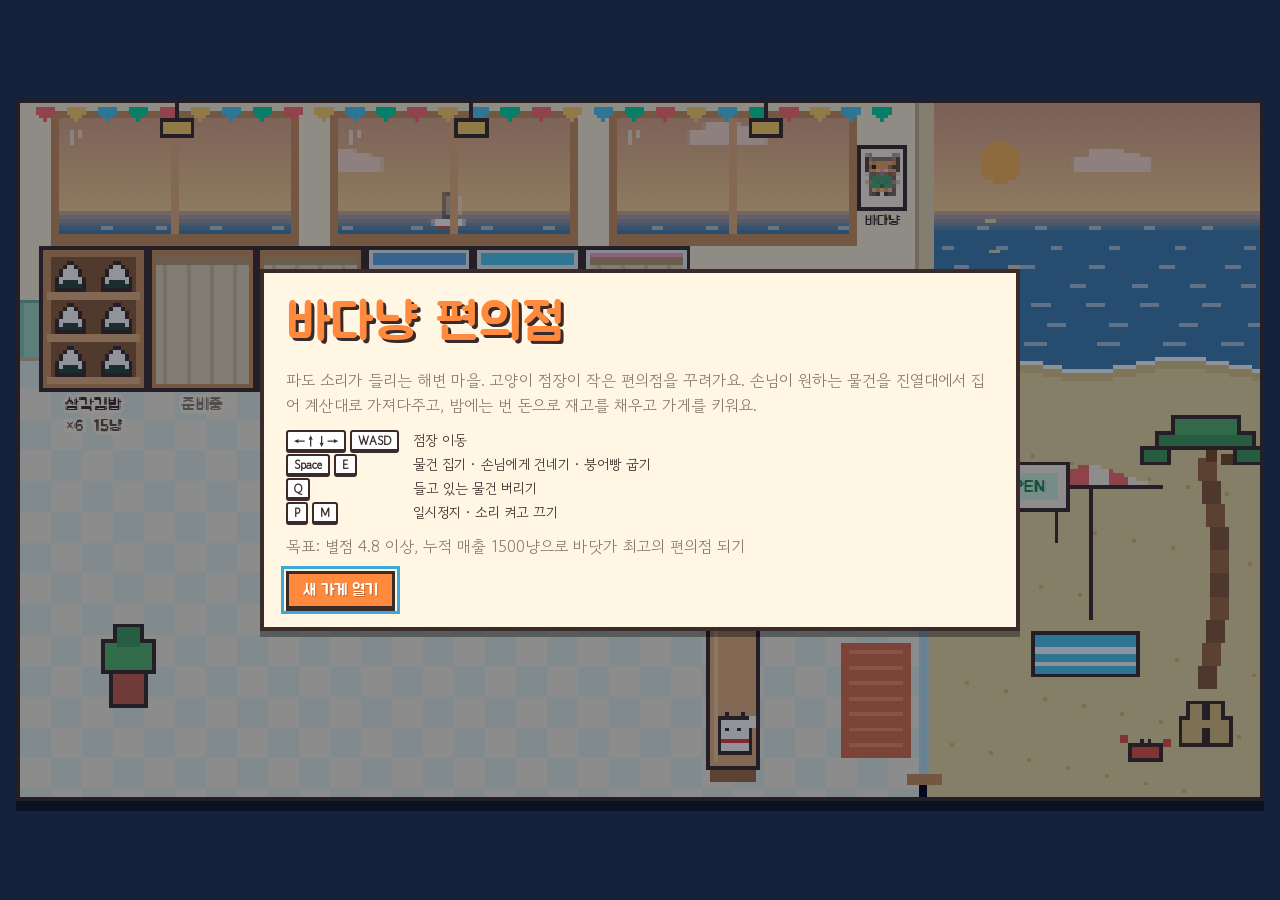
<file: games/cat-seaside-store/index.html>
<!doctype html>
<html lang="ko">
<head>
<meta charset="utf-8">
<meta name="viewport" content="width=device-width, initial-scale=1, viewport-fit=cover">
<title>바다냥 편의점</title>
<meta name="claude:viewport-fit-sides" content="cover">
<style>
  /* Layout: one centered 16:9 pixel canvas; menus float above it as paper-receipt panels. */
  :root {
    --night: #13213a;   /* page ground: deep evening sea */
    --paper: #fff6e3;   /* receipt paper panels */
    --ink: #3b2a2a;     /* pixel outline brown */
    --tangerine: #ff8a3d; /* cat-fur accent, primary buttons */
    --sea: #3fa7d6;     /* secondary accent */
    --muted: #8a7b6b;
    --display: "Jua", "Apple SD Gothic Neo", "Malgun Gothic", "Noto Sans KR", sans-serif;
    --body: "Gowun Dodum", "Apple SD Gothic Neo", "Malgun Gothic", "Noto Sans KR", sans-serif;
    color-scheme: dark;
  }
  html, body { height: 100%; margin: 0; }
  body {
    background: var(--night);
    color: var(--paper);
    font-family: var(--body);
    display: flex; align-items: center; justify-content: center;
    padding-left: max(16px, env(safe-area-inset-left, 0px));
    padding-right: max(16px, env(safe-area-inset-right, 0px));
    padding-block: 16px;
    box-sizing: border-box;
    overflow: hidden;
  }
  #wrap {
    position: relative;
    width: min(100%, calc((100vh - 40px) * 16 / 9));
    aspect-ratio: 16 / 9;
    max-width: 100%;
  }
  #game {
    display: block; width: 100%; height: 100%;
    image-rendering: pixelated; image-rendering: crisp-edges;
    border: 4px solid var(--ink); box-sizing: border-box;
    box-shadow: 0 10px 0 #0a1324;
    background: #000;
  }
  #overlay[hidden] { display: none; }
  #overlay {
    position: absolute; inset: 0;
    display: flex; align-items: center; justify-content: center;
    background: rgba(10, 18, 36, .45);
  }
  .panel {
    background: var(--paper); color: var(--ink);
    border: 4px solid var(--ink);
    box-shadow: 0 6px 0 rgba(0,0,0,.35);
    padding: 18px 22px;
    width: min(92%, 760px);
    max-height: 88%;
    overflow: auto;
    box-sizing: border-box;
    display: flex; flex-direction: column; gap: 12px;
  }
  .panel h1, .panel h2, .panel h3 { font-family: var(--display); font-weight: 400; margin: 0; text-wrap: balance; }
  .panel h1 { font-size: clamp(28px, 5vw, 52px); color: var(--tangerine); text-shadow: 3px 3px 0 var(--ink); letter-spacing: .02em; }
  .panel h2 { font-size: clamp(20px, 3vw, 30px); }
  .panel h3 { font-size: 17px; color: var(--muted); letter-spacing: .04em; border-bottom: 2px dashed #d8c8ad; padding-bottom: 4px; }
  .panel p { margin: 0; line-height: 1.55; }
  .sub { color: var(--muted); }
  .keys { display: grid; grid-template-columns: auto 1fr; gap: 4px 14px; font-size: 14px; }
  kbd {
    font-family: var(--body); font-weight: 700; font-size: 12px;
    background: #fff; border: 2px solid var(--ink); border-bottom-width: 4px;
    padding: 0 6px; border-radius: 3px; white-space: nowrap;
  }
  .btns { display: flex; flex-wrap: wrap; gap: 10px; }
  button {
    font-family: var(--display); font-size: 16px;
    background: var(--tangerine); color: #fff;
    border: 3px solid var(--ink); border-radius: 0;
    padding: 6px 14px; cursor: pointer;
    box-shadow: 0 4px 0 var(--ink);
    text-shadow: 1px 1px 0 rgba(0,0,0,.25);
  }
  button.alt { background: var(--sea); }
  button.ghost { background: #fff; color: var(--ink); text-shadow: none; }
  button:hover:not(:disabled) { filter: brightness(1.07); }
  button:active:not(:disabled) { transform: translateY(3px); box-shadow: 0 1px 0 var(--ink); }
  button:disabled { background: #d6ccbb; color: #8f8474; cursor: not-allowed; text-shadow: none; }
  button:focus-visible { outline: 3px solid var(--sea); outline-offset: 2px; }
  button.big { font-size: 20px; padding: 10px 18px; align-self: flex-end; }
  .head { display: flex; justify-content: space-between; align-items: baseline; gap: 10px; flex-wrap: wrap; }
  .money { font-family: var(--display); font-size: 22px; color: #b9770e; font-variant-numeric: tabular-nums; }
  .stats { display: grid; grid-template-columns: repeat(auto-fit, minmax(110px, 1fr)); gap: 8px; }
  .stats div { background: #fff; border: 2px solid var(--ink); padding: 6px 8px; font-size: 13px; color: var(--muted); }
  .stats b { display: block; font-family: var(--display); font-weight: 400; font-size: 22px; color: var(--ink); font-variant-numeric: tabular-nums; }
  .rows { display: grid; grid-template-columns: repeat(auto-fit, minmax(300px, 1fr)); gap: 8px; }
  .row { display: flex; align-items: center; gap: 10px; background: #fff; border: 2px solid var(--ink); padding: 6px 8px; min-width: 0; }
  .row img { width: 32px; height: 32px; image-rendering: pixelated; flex: none; }
  .row .nm { flex: 1; min-width: 0; font-weight: 700; }
  .row small { display: block; font-weight: 400; color: var(--muted); font-size: 12px; font-variant-numeric: tabular-nums; }
  .row button { font-size: 13px; padding: 4px 8px; box-shadow: 0 3px 0 var(--ink); }
  .row.owned { opacity: .6; }
  .banner { background: #ffe9a8; border: 2px solid var(--ink); padding: 8px 10px; font-weight: 700; }
  @media (prefers-reduced-motion: reduce) { button:active:not(:disabled) { transform: none; } }
</style>
<link rel="preconnect" href="https://fonts.googleapis.com">
<link rel="stylesheet" href="https://fonts.googleapis.com/css2?family=Gowun+Dodum&family=Jua&display=swap">
</head>
<body>
<div id="wrap">
  <canvas id="game" aria-label="바다냥 편의점 게임 화면"></canvas>
  <div id="overlay"></div>
</div>
<script>
(() => {
'use strict';

/* ============================================================
   바다냥 편의점 — 고양이 점장이 바닷가 편의점을 운영하는 픽셀 게임
   ============================================================ */

const W = 320, H = 180, S = 3;           // world pixels, display scale
const DAY_LEN = 150;                      // real seconds for 08:00 → 20:00
const FONT = '"Jua","Apple SD Gothic Neo","Malgun Gothic","Noto Sans KR",sans-serif';
const K = '#3b2a2a';
const SAVE_KEY = 'seaside-cat-store-v1';

const cv = document.getElementById('game');
cv.width = W * S; cv.height = H * S;
const ctx = cv.getContext('2d');
ctx.imageSmoothingEnabled = false;
const wc = document.createElement('canvas');
wc.width = W; wc.height = H;
const g = wc.getContext('2d');
const overlay = document.getElementById('overlay');

const rand = (a, b) => a + Math.random() * (b - a);
const pick = arr => arr[Math.floor(Math.random() * arr.length)];
const clamp = (v, a, b) => Math.max(a, Math.min(b, v));
const lerp = (a, b, t) => a + (b - a) * t;

/* ---------- sprites ---------- */
function spr(rows, pal) {
  const h = rows.length, w = Math.max(...rows.map(r => r.length));
  const c = document.createElement('canvas'); c.width = w; c.height = h;
  const x = c.getContext('2d');
  rows.forEach((r, j) => [...r].forEach((ch, i) => {
    if (ch !== '.' && pal[ch]) { x.fillStyle = pal[ch]; x.fillRect(i, j, 1, 1); }
  }));
  return c;
}

const CAT = spr([
  '.k.........k.',
  'kpk.......kpk',
  'kookkkkkkkook',
  'koooooooooook',
  'koweoooooweok',
  'koeeoooooeeok',
  'kpooowpwooopk',
  '.kooowwwoook.',
  '..kkkkkkkkk..',
  '..kgggggggk..',
  '.kogGgggGgok.',
  '.kwgggggggwk.',
  '..kgggGgggk..',
  '..koooooook..',
  '..kwwk.kwwk..',
  '..kkkk.kkkk..',
], { k: K, o: '#f4a25b', p: '#f29bb0', w: '#fff4e6', e: '#1d1d1d', g: '#4fa874', G: '#2f7a50' });

const FISH = ['........', '........', '..kkkk.k', '.kooookk', 'koeoooko', '.kooookk', '..kkkk.k', '........'];
const ICON = {
  onigiri: spr(['...kk...', '..kwwk..', '.kwwwwk.', '.kwwwwk.', 'kwwwwwwk', 'kwnnnnwk', 'knnnnnnk', 'kkkkkkkk'],
    { k: K, w: '#fffdf5', n: '#24453a' }),
  milk: spr(['..kkkk..', '.kwwwwk.', 'kkkkkkkk', 'kwwwwwwk', 'kbbbbbbk', 'kwbbbbwk', 'kwwwwwwk', 'kkkkkkkk'],
    { k: K, w: '#fffdf5', b: '#5aa7e6' }),
  soda: spr(['...kk...', '..kcck..', '.kbccbk.', '.kbbbbk.', '.kbwbbk.', '.kbbbbk.', '.kbbbbk.', '.kkkkkk.'],
    { k: K, b: '#4cc9f0', c: '#d6f6ff', w: '#ffffff' }),
  fishsnack: spr(FISH, { k: K, o: '#a9c3d3', e: '#1d1d1d' }),
  icecream: spr(['..kkkk..', '.kppppk.', 'kppwpppk', 'kppppppk', '.kkkkkk.', '.kyyyyk.', '..kyyk..', '...kk...'],
    { k: K, p: '#ff9ec4', w: '#ffffff', y: '#d9a05b' }),
  sunscreen: spr(['...kk...', '..kwwk..', '.kyyyyk.', '.kyyyyk.', '.kyoyyk.', '.kyyyyk.', '.kyyyyk.', '.kkkkkk.'],
    { k: K, w: '#ffffff', y: '#ffd84d', o: '#ff7b39' }),
  taiyaki: spr(FISH, { k: K, o: '#d99a45', e: '#6b3b16' }),
};
const STAR_ROWS = ['...k...', '..kyk..', 'kkyyykk', '.kyyyk.', '.kyyyk.', 'kyk.kyk', 'kk...kk'];
const STAR_ON = spr(STAR_ROWS, { k: K, y: '#ffd34d' });
const STAR_OFF = spr(STAR_ROWS, { k: K, y: '#d6ccbb' });
const COIN = spr(['.kkkkk.', 'kyyyyyk', 'kywyyyk', 'kyyyyyk', 'kyyyyok', 'kyyyook', '.kkkkk.'],
  { k: K, y: '#ffd34d', w: '#fff7c2', o: '#e0a82e' });

/* ---------- data ---------- */
const ITEMS = {
  onigiri:   { name: '삼각김밥',   price: 15, cost: 6 },
  milk:      { name: '우유',       price: 12, cost: 5 },
  soda:      { name: '라무네',     price: 10, cost: 4 },
  fishsnack: { name: '생선과자',   price: 16, cost: 6,  unlock: 60 },
  icecream:  { name: '아이스크림', price: 20, cost: 8,  unlock: 100 },
  sunscreen: { name: '선크림',     price: 32, cost: 14, unlock: 150 },
  taiyaki:   { name: '붕어빵',     price: 26, cost: 0,  unlock: 220, cooked: true },
};
const STOCK_CAP = 30;
const UPGRADES = {
  slippers: { name: '말랑 슬리퍼', desc: '점장 이동 속도 +30%', cost: 90 },
  basket:   { name: '장바구니',    desc: '물건을 2개까지 들 수 있어요', cost: 130 },
  chime:    { name: '조개 풍경',   desc: '손님이 30% 더 오래 기다려요', cost: 110 },
  sign:     { name: '반짝 간판',   desc: '손님이 더 자주 찾아와요', cost: 160 },
};

const SHELVES = [
  { item: 'onigiri',   x: 6,   kind: 'shelf' },
  { item: 'fishsnack', x: 34,  kind: 'shelf' },
  { item: 'sunscreen', x: 62,  kind: 'shelf' },
  { item: 'milk',      x: 90,  kind: 'fridge', band: '#5aa7e6' },
  { item: 'soda',      x: 118, kind: 'fridge', band: '#4cc9f0' },
  { item: 'icecream',  x: 146, kind: 'fridge', band: '#ff9ec4' },
];
const SH_Y = 38, SH_W = 26, SH_H = 36;
const SLOTS = [104, 128, 152];
const SLOT_X = 206;
const GRID = { x: 14, y: 118, w: 40, h: 20 };   // taiyaki griddle island
const BOUNDS = { x0: 6, x1: 172, y0: 84, y1: 174 };

const CRITTERS = [
  { type: 'dog',     fur: ['#d9a066', '#f0d2a8', '#a8774a'] },
  { type: 'rabbit',  fur: ['#f4f4f4', '#e8d8c8', '#c9b29b'] },
  { type: 'bear',    fur: ['#8b5a3c', '#6b4a33', '#c48a5a'] },
  { type: 'penguin', fur: ['#2b2f3a'] },
  { type: 'cat',     fur: ['#8a8f99', '#3d3d45', '#f2efe8', '#e8c27a'] },
  { type: 'otter',   fur: ['#7a5236', '#8e6243'] },
];
const SHIRTS = ['#ff6b6b', '#ffd166', '#06d6a0', '#4cc9f0', '#b388eb', '#f78fb3', '#ffffff', '#ff9f43'];

/* ---------- persistent state ---------- */
function freshState() {
  return {
    day: 1, money: 60, rep: 3,
    inv: { onigiri: 6, milk: 6, soda: 6, fishsnack: 0, icecream: 0, sunscreen: 0 },
    unlocked: { onigiri: true, milk: true, soda: true },
    up: {}, total: 0, night: false, won: false,
  };
}
function save() { try { localStorage.setItem(SAVE_KEY, JSON.stringify(st)); } catch (e) { /* storage unavailable */ } }
function loadSave() {
  try { const s = localStorage.getItem(SAVE_KEY); return s ? JSON.parse(s) : null; } catch (e) { return null; }
}

let st = freshState();
let run = newRun();
let phase = 'title';   // title | day | paused | night
let T = 0;             // ambient clock

function newRun() {
  return {
    t: 0,
    cat: { x: 96, y: 112, face: 1, held: [], moving: false, anim: 0 },
    customers: [], spawnT: 2.5, gull: null, gullT: rand(18, 30),
    grid: { state: 'idle', t: 0 },
    floats: [], toasts: [],
    stats: { served: 0, angry: 0, earned: 0, stolen: 0, shooed: 0 },
    closing: false, warned: false,
    crab: { x: 270, dir: 1, t: 0 },
    stars: Array.from({ length: 34 }, () => [Math.random() * W, Math.random() * 25, Math.random() * 6]),
  };
}
const hour = () => 8 + Math.min(run.t / DAY_LEN, 1) * 12;

/* ---------- audio ---------- */
const Sfx = {
  ac: null, master: null, muted: false,
  init() {
    if (this.ac) { if (this.ac.state === 'suspended') this.ac.resume(); return; }
    try {
      this.ac = new (window.AudioContext || window.webkitAudioContext)();
      this.master = this.ac.createGain();
      this.master.gain.value = this.muted ? 0 : 1;
      this.master.connect(this.ac.destination);
      this.waves();
    } catch (e) { this.ac = null; }
  },
  tone(f, d, type = 'square', v = 0.045, slide = 0, delay = 0) {
    if (!this.ac) return;
    const t = this.ac.currentTime + delay;
    const o = this.ac.createOscillator(), gn = this.ac.createGain();
    o.type = type;
    o.frequency.setValueAtTime(f, t);
    if (slide) o.frequency.linearRampToValueAtTime(Math.max(40, f + slide), t + d);
    gn.gain.setValueAtTime(v, t);
    gn.gain.exponentialRampToValueAtTime(0.0001, t + d);
    o.connect(gn); gn.connect(this.master);
    o.start(t); o.stop(t + d + 0.03);
  },
  waves() {
    const ac = this.ac, len = ac.sampleRate * 2;
    const buf = ac.createBuffer(1, len, ac.sampleRate), d = buf.getChannelData(0);
    for (let i = 0; i < len; i++) d[i] = Math.random() * 2 - 1;
    const src = ac.createBufferSource(); src.buffer = buf; src.loop = true;
    const lp = ac.createBiquadFilter(); lp.type = 'lowpass'; lp.frequency.value = 420;
    const gn = ac.createGain(); gn.gain.value = 0.018;
    const lfo = ac.createOscillator(); lfo.frequency.value = 0.13;
    const lfoG = ac.createGain(); lfoG.gain.value = 0.014;
    lfo.connect(lfoG); lfoG.connect(gn.gain);
    src.connect(lp); lp.connect(gn); gn.connect(this.master);
    src.start(); lfo.start();
  },
  toggle() { this.muted = !this.muted; if (this.master) this.master.gain.value = this.muted ? 0 : 1; },
  pick()  { this.tone(880, .06); this.tone(1320, .07, 'square', .04, 0, .05); },
  put()   { this.tone(660, .06); this.tone(440, .07, 'square', .04, 0, .05); },
  coin()  { this.tone(988, .08, 'square', .05); this.tone(1319, .18, 'square', .05, 0, .08); },
  bad()   { this.tone(240, .22, 'sawtooth', .04, -90); },
  door()  { this.tone(1047, .18, 'triangle', .07); this.tone(784, .3, 'triangle', .07, 0, .17); },
  gull()  { this.tone(1500, .1, 'sawtooth', .03, -700); this.tone(1400, .12, 'sawtooth', .03, -700, .13); },
  sizzle(){ this.tone(200, .15, 'triangle', .05, 120); },
  ding()  { this.tone(1568, .12, 'triangle', .06); this.tone(2093, .2, 'triangle', .05, 0, .1); },
};

/* ---------- input ---------- */
const keys = {};
const MOVE_KEYS = ['arrowup', 'arrowdown', 'arrowleft', 'arrowright', ' ', 'w', 'a', 's', 'd'];
addEventListener('keydown', e => {
  const k = e.key.toLowerCase();
  const inPanel = e.target && e.target.tagName === 'BUTTON';
  if (MOVE_KEYS.includes(k) && !(inPanel && (k === ' '))) e.preventDefault();
  Sfx.init();
  if (e.repeat) return;
  keys[k] = true;
  if (k === 'm') { Sfx.toggle(); toast(Sfx.muted ? '소리 끔' : '소리 켬'); return; }
  if (phase === 'day') {
    if (k === ' ' || k === 'e' || k === 'enter') interact();
    else if (k === 'q') dropItem();
    else if (k === 'p' || k === 'escape') pause();
  } else if (phase === 'paused' && (k === 'p' || k === 'escape')) resume();
});
addEventListener('keyup', e => { keys[e.key.toLowerCase()] = false; });
addEventListener('pointerdown', () => Sfx.init());
addEventListener('blur', () => { for (const k in keys) keys[k] = false; if (phase === 'day') pause(); });
const held = (...ks) => ks.some(k => keys[k]);

/* ---------- messages ---------- */
function float(x, y, text, color = '#fff') { run.floats.push({ x, y, text, color, t: 0 }); }
function toast(text) {
  run.toasts = run.toasts.filter(t => t.text !== text);
  run.toasts.push({ text, t: 0 });
  if (run.toasts.length > 3) run.toasts.shift();
}

/* ---------- gameplay ---------- */
const capacity = () => (st.up.basket ? 2 : 1);

function startDay() {
  run = newRun();
  st.night = false;
  phase = 'day';
  overlay.hidden = true;
  overlay.innerHTML = '';
  toast(`${st.day}일차 · 바다냥 편의점 문 열었어요!`);
  if (st.day === 1) setTimeout(() => toast('손님 말풍선의 물건을 진열대에서 집어 계산대로!'), 2600);
  if (st.day === 2) setTimeout(() => toast('오늘부터 갈매기가 물건을 노려요. 가까이 가면 도망가요!'), 2600);
  Sfx.ding();
}

function blocked(x, y) {
  if (x < BOUNDS.x0 || x > BOUNDS.x1 || y < BOUNDS.y0 || y > BOUNDS.y1) return true;
  if (st.unlocked.taiyaki && x > GRID.x - 4 && x < GRID.x + GRID.w + 4 && y > GRID.y - 2 && y < GRID.y + GRID.h + 6) return true;
  return false;
}

function updateCat(dt) {
  const c = run.cat;
  let dx = 0, dy = 0;
  if (held('arrowleft', 'a')) dx -= 1;
  if (held('arrowright', 'd')) dx += 1;
  if (held('arrowup', 'w')) dy -= 1;
  if (held('arrowdown', 's')) dy += 1;
  c.moving = !!(dx || dy);
  if (c.moving) {
    const len = Math.hypot(dx, dy), sp = 62 * (st.up.slippers ? 1.3 : 1) * dt;
    const nx = c.x + dx / len * sp, ny = c.y + dy / len * sp;
    if (!blocked(nx, c.y)) c.x = nx;
    if (!blocked(c.x, ny)) c.y = ny;
    if (dx) c.face = dx;
    c.anim += dt;
  }
}

function findTarget() {
  const c = run.cat;
  if (c.x > 156) {
    for (const cu of run.customers) {
      if (cu.state === 'wait' && cu.want.length && Math.abs(c.y - SLOTS[cu.slot]) < 13) return { type: 'cust', cu };
    }
  }
  if (c.y < 98) {
    let best = null, bd = 15;
    for (const sh of SHELVES) {
      const d = Math.abs(c.x - (sh.x + SH_W / 2));
      if (d < bd) { bd = d; best = sh; }
    }
    if (best) return { type: 'shelf', sh: best };
  }
  if (st.unlocked.taiyaki) {
    const gx = GRID.x + GRID.w / 2, gy = GRID.y + GRID.h / 2;
    if (Math.abs(c.x - gx) < 34 && Math.abs(c.y - gy) < 22) return { type: 'grid' };
  }
  return null;
}

function hintFor(tg) {
  const c = run.cat;
  if (!tg) return '';
  if (tg.type === 'shelf') {
    const it = tg.sh.item, name = ITEMS[it].name;
    if (!st.unlocked[it]) return '아직 들여놓지 않은 상품';
    if (c.held.length >= capacity() && c.held.includes(it)) return `Space  ${name} 되돌려 놓기`;
    if (c.held.length >= capacity()) return '손이 꽉 찼어요 (Q 내려놓기)';
    return st.inv[it] > 0 ? `Space  ${name} 집기` : `${name} 품절!`;
  }
  if (tg.type === 'cust') return c.held.length ? 'Space  건네주기' : '주문한 물건을 가져오세요';
  if (tg.type === 'grid') {
    const s = run.grid.state;
    if (s === 'idle') return 'Space  붕어빵 굽기';
    if (s === 'cooking') return '굽는 중…';
    if (s === 'ready') return c.held.length < capacity() ? 'Space  붕어빵 꺼내기' : '손이 꽉 찼어요';
    return 'Space  탄 붕어빵 버리기';
  }
  return '';
}

function interact() {
  const tg = findTarget(), c = run.cat;
  if (!tg) return;
  if (tg.type === 'shelf') {
    const it = tg.sh.item, name = ITEMS[it].name;
    if (!st.unlocked[it]) { toast('밤에 새 상품을 들여놓을 수 있어요'); return; }
    if (c.held.length < capacity()) {
      if (st.inv[it] > 0) { st.inv[it]--; c.held.push(it); Sfx.pick(); }
      else { toast(`${name} 재고가 없어요. 밤에 주문하세요!`); Sfx.bad(); }
    } else if (c.held.includes(it)) {
      c.held.splice(c.held.lastIndexOf(it), 1); st.inv[it]++; Sfx.put();
    } else { toast('손이 꽉 찼어요! Q로 내려놓기'); }
  } else if (tg.type === 'cust') {
    const cu = tg.cu;
    let gave = 0;
    for (let i = c.held.length - 1; i >= 0; i--) {
      const idx = cu.want.findIndex((w, j) => w === c.held[i] && !cu.got[j]);
      if (idx >= 0) { cu.got[idx] = true; c.held.splice(i, 1); gave++; }
    }
    if (!gave) { toast('주문한 물건이 아니에요'); Sfx.bad(); return; }
    Sfx.pick();
    if (cu.got.every(Boolean)) pay(cu);
  } else if (tg.type === 'grid') {
    const gr = run.grid;
    if (gr.state === 'idle') { gr.state = 'cooking'; gr.t = 0; Sfx.sizzle(); }
    else if (gr.state === 'ready' && c.held.length < capacity()) { c.held.push('taiyaki'); gr.state = 'idle'; Sfx.pick(); }
    else if (gr.state === 'burnt') { gr.state = 'idle'; float(GRID.x + 20, GRID.y - 4, '탔다…', '#cfcfcf'); Sfx.put(); }
  }
}

function dropItem() {
  const c = run.cat;
  if (!c.held.length) return;
  const it = c.held.pop();
  float(c.x, c.y - 26, `${ITEMS[it].name} 버림`, '#ddd');
  Sfx.put();
}

function pay(cu) {
  const sum = cu.want.reduce((a, k) => a + ITEMS[k].price, 0);
  const ratio = clamp(cu.pat / cu.max, 0, 1);
  const tip = Math.round(sum * 0.4 * ratio);
  st.money += sum + tip; st.total += sum + tip;
  run.stats.earned += sum + tip; run.stats.served++;
  st.rep = clamp(st.rep + 0.05 + 0.08 * ratio, 0, 5);
  float(cu.x, cu.y - 30, `+${sum + tip}냥`, '#ffd34d');
  if (tip >= 3) float(cu.x, cu.y - 22, `팁 ${tip}`, '#ffffff');
  cu.mood = 'happy';
  Sfx.coin();
  leave(cu);
}

function leave(cu) {
  cu.state = 'leave';
  cu.path = [{ x: 222, y: cu.y }, { x: 246, y: 156 }, { x: 344, y: rand(140, 172) }];
}

function spawnCustomer() {
  const free = [0, 1, 2].filter(i => !run.customers.some(c => c.slot === i));
  if (!free.length) return;
  const slot = pick(free);
  const avail = Object.keys(ITEMS).filter(k => st.unlocked[k] && (ITEMS[k].cooked || st.inv[k] > 0));
  const want = [];
  if (avail.length) {
    const two = avail.length > 1 && Math.random() < Math.min(0.12 + st.day * 0.07, 0.5);
    const pool = avail.slice();
    for (let n = two ? 2 : 1; n > 0 && pool.length; n--) want.push(pool.splice(Math.floor(Math.random() * pool.length), 1)[0]);
  }
  const base = pick(CRITTERS);
  const max = (26 - Math.min(st.day, 10) * 0.8 + want.length * 4) * (st.up.chime ? 1.3 : 1);
  const y0 = rand(142, 172);
  run.customers.push({
    type: base.type, fur: pick(base.fur), ear: '#7a4e2a', shirt: base.type === 'penguin' ? '#2b2f3a' : pick(SHIRTS),
    glasses: Math.random() < 0.25, hat: base.type !== 'rabbit' && Math.random() < 0.25,
    ring: base.type === 'penguin' ? Math.random() < 0.6 : Math.random() < 0.08,
    x: 340, y: y0, slot, want, got: want.map(() => false), pat: max, max,
    state: 'enter', path: [{ x: 246, y: 156 }, { x: 222, y: SLOTS[slot] }, { x: SLOT_X, y: SLOTS[slot] }],
    speed: rand(30, 40), t: Math.random() * 10, walking: true, dinged: false, mood: null, wait2: 0,
  });
}

function updateCustomers(dt) {
  for (const cu of run.customers) {
    cu.t += dt;
    if (cu.path.length) {
      const p = cu.path[0], dx = p.x - cu.x, dy = p.y - cu.y, d = Math.hypot(dx, dy), step = cu.speed * dt;
      if (d <= step) { cu.x = p.x; cu.y = p.y; cu.path.shift(); }
      else { cu.x += dx / d * step; cu.y += dy / d * step; }
      cu.walking = true;
    } else cu.walking = false;
    if (!cu.dinged && cu.state === 'enter' && cu.x < 238) { cu.dinged = true; Sfx.door(); }
    if (cu.state === 'enter' && !cu.path.length) cu.state = 'wait';
    if (cu.state === 'wait') {
      if (!cu.want.length) {
        cu.wait2 += dt;
        if (cu.wait2 > 1.6) {
          float(cu.x, cu.y - 26, '살 게 없네…', '#dfe7ff');
          st.rep = clamp(st.rep - 0.12, 0, 5); cu.mood = 'sad'; leave(cu);
        }
      } else {
        cu.pat -= dt * (run.closing ? 1.6 : 1);
        if (cu.pat <= 0) {
          float(cu.x, cu.y - 28, '흥!', '#ff6b6b');
          st.rep = clamp(st.rep - 0.3, 0, 5);
          run.stats.angry++; cu.mood = 'angry'; Sfx.bad(); leave(cu);
        }
      }
    }
  }
  run.customers = run.customers.filter(cu => !(cu.state === 'leave' && !cu.path.length));
}

function updateGull(dt) {
  if (st.day >= 2 && !run.gull && hour() < 19.3) {
    run.gullT -= dt;
    if (run.gullT <= 0) {
      const cands = SHELVES.filter(s => st.unlocked[s.item] && st.inv[s.item] > 0);
      if (cands.length) {
        run.gull = { x: 336, y: rand(4, 14), sh: pick(cands), state: 'in', t: 0, stole: null };
        Sfx.gull(); toast('갈매기다! 진열대로 달려가서 쫓아내요!');
      }
      run.gullT = rand(22, 38) - Math.min(st.day, 8) * 1.2;
    }
  }
  const gl = run.gull;
  if (!gl) return;
  gl.t += dt;
  const c = run.cat, cx = gl.sh.x + SH_W / 2;
  const fly = (tx, ty, sp) => {
    const dx = tx - gl.x, dy = ty - gl.y, d = Math.hypot(dx, dy);
    if (d < sp * dt) { gl.x = tx; gl.y = ty; return true; }
    gl.x += dx / d * sp * dt; gl.y += dy / d * sp * dt; return false;
  };
  if (gl.state === 'in') {
    if (fly(cx, SH_Y - 2, 80)) { gl.state = 'perch'; gl.t = 0; }
  } else if (gl.state === 'perch') {
    if (Math.abs(c.x - cx) < 16 && c.y < 100) {
      gl.state = 'out'; float(gl.x, gl.y - 8, '꽥!', '#fff'); run.stats.shooed++; Sfx.gull();
    } else if (gl.t > 5) {
      const it = gl.sh.item;
      if (st.inv[it] > 0) {
        st.inv[it]--; gl.stole = it; run.stats.stolen++;
        toast(`갈매기가 ${ITEMS[it].name}을(를) 훔쳐갔어요!`); Sfx.bad();
      }
      gl.state = 'out';
    }
  } else if (gl.state === 'out') {
    if (fly(350, -20, 95)) run.gull = null;
  }
}

function updateGrid(dt) {
  if (!st.unlocked.taiyaki) return;
  const gr = run.grid;
  gr.t += dt;
  if (gr.state === 'cooking' && gr.t >= 5) { gr.state = 'ready'; gr.t = 0; Sfx.ding(); }
  else if (gr.state === 'ready' && gr.t >= 12) { gr.state = 'burnt'; gr.t = 0; Sfx.bad(); toast('붕어빵이 타버렸어요!'); }
}

function update(dt) {
  T += dt;
  const cr = run.crab;
  cr.t += dt;
  cr.x += cr.dir * 9 * dt * (Math.sin(cr.t * 1.3) > -0.3 ? 1 : 0);
  if (cr.x > 300) cr.dir = -1; else if (cr.x < 246) cr.dir = 1;
  for (const f of run.floats) f.t += dt;
  run.floats = run.floats.filter(f => f.t < 1.3);
  for (const t of run.toasts) t.t += dt;
  run.toasts = run.toasts.filter(t => t.t < 3);

  if (phase !== 'day') return;
  run.t = Math.min(run.t + dt, DAY_LEN);
  const h = hour();
  if (h >= 19 && !run.warned) { run.warned = true; toast('곧 마감 시간이에요 (20:00)'); }
  if (h >= 20) run.closing = true;

  updateCat(dt);
  if (!run.closing && h < 19.5) {
    run.spawnT -= dt;
    if (run.spawnT <= 0) {
      spawnCustomer();
      let iv = 10 - st.rep * 0.9 - Math.min(st.day, 8) * 0.35 - (st.up.sign ? 1.6 : 0);
      if (h >= 12 && h < 13.5) iv *= 0.7;   // 점심 러시
      run.spawnT = Math.max(2.8, iv) * rand(0.7, 1.3);
    }
  }
  updateCustomers(dt);
  updateGull(dt);
  updateGrid(dt);
  if (run.closing && !run.customers.length && !run.gull) endDay();
}

function endDay() {
  phase = 'night';
  const stats = { ...run.stats };
  run.cat.held.length = 0;
  run.grid.state = 'idle';
  if (st.money < 10 && Object.values(st.inv).every(v => v === 0)) {
    st.money += 40; stats.grant = 40;
  }
  st.night = true;
  if (!st.won && st.rep >= 4.8 && st.total >= 1500) { st.won = true; stats.won = true; }
  save();
  showNight(stats);
}

/* ---------- rendering: helpers ---------- */
function rect(x, y, w, h, c) { g.fillStyle = c; g.fillRect(x, y, w, h); }
function shapes(list) {             // outlined pixel shapes: outlines first, fills second
  for (const s of list) rect(s[0] - 1, s[1] - 1, s[2] + 2, s[3] + 2, K);
  for (const s of list) rect(s[0], s[1], s[2], s[3], s[4]);
}
function hex2rgb(h) { const n = parseInt(h.slice(1), 16); return [n >> 16, (n >> 8) & 255, n & 255]; }
function mix(a, b, t) {
  const A = hex2rgb(a), B = hex2rgb(b);
  return `rgb(${A.map((v, i) => Math.round(lerp(v, B[i], t))).join(',')})`;
}
function keyed(table, h) {          // table rows: [hour, colorA, colorB]
  if (h <= table[0][0]) return [table[0][1], table[0][2]];
  for (let i = 1; i < table.length; i++) {
    if (h <= table[i][0]) {
      const a = table[i - 1], b = table[i], t = (h - a[0]) / (b[0] - a[0]);
      return [mix(a[1], b[1], t), mix(a[2], b[2], t)];
    }
  }
  const l = table[table.length - 1]; return [l[1], l[2]];
}
const SKY = [[8, '#8fd6ff', '#dff6ff'], [12, '#6cc0ff', '#c8ecff'], [16, '#7fbfee', '#ffe3b0'],
  [18, '#f39a6a', '#ffd08a'], [19, '#6d5a96', '#f2896b'], [20, '#1d2347', '#3c3a6b']];
const SEA = [[8, '#3fa7d6', '#7fd1e8'], [16, '#3a9bcc', '#86cbe0'], [18, '#3f78a8', '#f0a98a'],
  [19, '#2f4f80', '#8a6aa0'], [20, '#152a4f', '#26406b']];
const HORIZON = 28, SHORE = 66;

/* ---------- rendering: world ---------- */
function drawOutside(h) {
  const [s1, s2] = keyed(SKY, h);
  const sg = g.createLinearGradient(0, 0, 0, HORIZON);
  sg.addColorStop(0, s1); sg.addColorStop(1, s2);
  g.fillStyle = sg; g.fillRect(0, 0, W, HORIZON);
  // stars
  if (h > 18.6) {
    const a = clamp((h - 18.6) / 1.2, 0, 1);
    for (const [x, y, p] of run.stars) {
      if (Math.sin(T * 2 + p) > -0.4) rect(x | 0, y | 0, 1, 1, `rgba(255,255,230,${a})`);
    }
  }
  // sun & moon
  const p = clamp((h - 8) / 11.3, 0, 1);
  const sx = 24 + p * 270, sy = HORIZON - 3 - Math.sin(p * Math.PI) * 22;
  const sunC = h < 16.5 ? '#ffe66d' : mix('#ffe66d', '#ff7b39', clamp((h - 16.5) / 2.5, 0, 1));
  g.save(); g.beginPath(); g.rect(0, 0, W, HORIZON); g.clip();
  for (let dy = -5; dy <= 5; dy++) {
    const half = Math.round(Math.sqrt(30 - dy * dy));
    rect(Math.round(sx) - half, Math.round(sy) + dy, half * 2, 1, sunC);
  }
  if (h > 18.8) {
    const mp = clamp((h - 18.8) / 1.2, 0, 1), mx = 70, my = Math.round(HORIZON - mp * 16);
    for (let dy = -3; dy <= 3; dy++) {
      const half = Math.round(Math.sqrt(12 - dy * dy));
      rect(mx - half, my + dy, half * 2, 1, '#fff6c8');
    }
    rect(mx + 1, my - 2, 2, 3, mix('#1d2347', '#3c3a6b', .5));
  }
  g.restore();
  // clouds
  const cloudC = mix('#ffffff', '#ffb38a', clamp((h - 16.5) / 2.5, 0, 1));
  for (let i = 0; i < 4; i++) {
    const cx = ((i * 97 + T * (2 + i)) % (W + 60)) - 30, cy = 5 + (i * 7) % 14;
    rect(cx, cy + 2, 20, 4, cloudC); rect(cx + 4, cy, 9, 3, cloudC); rect(cx + 12, cy + 1, 5, 2, cloudC);
  }
  // sea
  const [c1, c2] = keyed(SEA, h);
  const seaG = g.createLinearGradient(0, HORIZON, 0, SHORE);
  seaG.addColorStop(0, c2); seaG.addColorStop(0.15, c1); seaG.addColorStop(1, c1);
  g.fillStyle = seaG; g.fillRect(0, HORIZON, W, SHORE - HORIZON);
  const waveC = h < 19 ? 'rgba(255,255,255,.55)' : 'rgba(200,210,255,.35)';
  for (let y = HORIZON + 4, r = 0; y < SHORE; y += 5, r++) {
    for (let x = -12; x < W; x += 16) {
      const off = Math.round(Math.sin(T * 0.8 + r * 1.7 + x * 0.05) * 3 + (r % 2) * 8);
      rect(x + off, y, 3 + (r >> 1), 1, waveC);
    }
  }
  // sun glitter
  if (h < 19.2) for (let i = 0; i < 6; i++) {
    const gy = HORIZON + 2 + i * 4;
    if (Math.sin(T * 4 + i * 2) > 0) rect(Math.round(sx) - 4 + ((i * 5) % 9), gy, 3, 1, 'rgba(255,240,180,.8)');
  }
  // sailboat
  const bx = ((T * 3 + 120) % (W + 40)) - 20;
  rect(bx, HORIZON + 2, 8, 2, '#ffffff'); rect(bx + 1, HORIZON + 4, 6, 1, '#c45c4a');
  rect(bx + 3, HORIZON - 5, 1, 7, K); rect(bx + 4, HORIZON - 4, 3, 5, '#fff6e3');
  // beach
  rect(234, SHORE, W - 234, H - SHORE, '#f1dca0');
  for (let i = 0; i < 40; i++) rect(236 + (i * 37) % 84, SHORE + 8 + (i * 53) % 108, 1, 1, '#d8bf7d');
  for (let x = 234; x < W; x++) {
    const fy = SHORE + Math.round(Math.sin(x * 0.13 + T * 1.6) * 1.5 + 1.5);
    rect(x, SHORE - 1, 1, fy - SHORE + 2, c1);
    rect(x, fy, 1, 1, '#ffffff'); rect(x, fy + 1, 1, 2, '#e2c98a');
  }
  drawBeachProps(h);
}

function drawBeachProps(h) {
  // palm tree
  for (let i = 0; i < 10; i++) rect(304 + Math.round(Math.sin(i * 0.35) * 3), 92 + i * 6, 5, 6, i % 2 ? '#8a5a34' : '#a06a3e');
  shapes([[294, 86, 12, 3, '#3f9d5a'], [306, 86, 12, 3, '#3f9d5a'], [298, 82, 16, 4, '#53b56b'], [290, 90, 6, 3, '#3f9d5a'], [314, 90, 6, 3, '#3f9d5a']]);
  rect(306, 90, 3, 3, '#7a4a20'); rect(310, 91, 3, 3, '#7a4a20');
  // parasol + towel
  rect(276, 100, 1, 34, K);
  for (let r = 0; r < 6; r++) {
    const half = 3 + r * 3;
    for (let x = -half; x < half; x++) rect(276 + x, 94 + r, 1, 1, Math.floor((x + 30) / 5) % 2 ? '#ff6b6b' : '#fff6e3');
  }
  rect(259, 99, 36, 1, K);
  shapes([[262, 138, 26, 10, '#4cc9f0']]);
  rect(262, 141, 26, 2, '#ffffff'); rect(262, 145, 26, 1, '#ffffff');
  // sandcastle
  shapes([[300, 160, 12, 6, '#e2c27a'], [302, 156, 3, 4, '#e2c27a'], [307, 156, 3, 4, '#e2c27a']]);
  rect(305, 162, 2, 4, K);
  // OPEN sign
  shapes([[248, 94, 22, 11, '#fff6e3']]);
  rect(250, 106, 1, 8, K); rect(267, 106, 1, 8, K);
  rect(250, 96, 18, 7, run.closing || h >= 20 ? '#ffd1d1' : '#d4f5dd');
  // crab
  const cr = run.crab, cx = Math.round(cr.x), cy = 170, leg = Math.floor(T * 8) % 2;
  shapes([[cx - 3, cy - 3, 7, 3, '#e5533d']]);
  rect(cx - 6, cy - 5 - leg, 2, 2, '#e5533d'); rect(cx + 5, cy - 5 - (1 - leg), 2, 2, '#e5533d');
  rect(cx - 1, cy - 5, 1, 2, K); rect(cx + 1, cy - 5, 1, 2, K);
  rect(cx - 4, cy, 1, 1, K); rect(cx + 4, cy, 1, 1, K); rect(cx - 2 + leg, cy, 1, 1, K); rect(cx + 2 - leg, cy, 1, 1, K);
}

const WINDOWS = [10, 82, 154];
function drawStore(h, dark) {
  // back wall with windows (outside shows through)
  const wall = '#fbefd5';
  rect(0, 0, 232, 4, wall);
  rect(0, 4, 10, 30, wall); rect(70, 4, 12, 30, wall); rect(142, 4, 12, 30, wall); rect(214, 4, 18, 30, wall);
  rect(0, 34, 232, SHORE - 34, wall);
  for (const wx of WINDOWS) {
    rect(wx - 2, 2, 64, 2, '#c98f5a'); rect(wx - 2, 34, 64, 3, '#c98f5a');
    rect(wx - 2, 4, 2, 30, '#c98f5a'); rect(wx + 60, 4, 2, 30, '#c98f5a');
    rect(wx + 29, 4, 2, 30, '#e6b07a');
    rect(wx + 3, 7, 1, 4, 'rgba(255,255,255,.6)'); rect(wx + 5, 7, 1, 2, 'rgba(255,255,255,.6)');
  }
  // bunting
  for (let x = 4; x < 228; x += 8) {
    const c = ['#ff6b6b', '#ffd166', '#4cc9f0', '#06d6a0'][(x >> 3) % 4];
    rect(x, 1, 5, 2, c); rect(x + 1, 3, 3, 1, c); rect(x + 2, 4, 1, 1, c);
  }
  // wainscot
  rect(0, 52, 232, SHORE - 52, '#9fd8c4');
  for (let x = 0; x < 232; x += 6) rect(x, 52, 1, SHORE - 52, '#86c7b1');
  rect(0, 51, 232, 1, '#6fae99');
  // floor
  for (let y = SHORE; y < H; y += 8) for (let x = 0; x < 232; x += 8) {
    rect(x, y, 8, 8, ((x + y) >> 3) % 2 ? '#f6efe0' : '#e3eee6');
  }
  rect(0, SHORE, 232, 1, '#c9b89a');
  // right wall + door
  rect(231, 0, 5, 118, '#e9d6b0'); rect(231, 0, 1, 118, '#c9b089');
  rect(229, 116, 9, 3, '#c98f5a'); rect(229, 174, 9, 3, '#c98f5a');
  rect(232, 119, 3, 55, 'rgba(190,230,245,.35)');
  // doormat
  rect(212, 140, 18, 30, '#d96c4a'); for (let y = 142; y < 168; y += 4) rect(214, y, 14, 1, '#f08a65');
  // warm interior tint at night
  if (dark > 0) { g.fillStyle = `rgba(255,170,80,${dark * 0.12})`; g.fillRect(0, 0, 232, H); }
  // lamps
  for (const lx of [40, 116, 192]) {
    rect(lx, 0, 1, 5, K);
    shapes([[lx - 3, 5, 7, 3, '#ffd166']]);
    if (dark > 0.05) {
      const gr = g.createRadialGradient(lx, 10, 1, lx, 10, 46);
      gr.addColorStop(0, `rgba(255,220,140,${dark * 0.5})`); gr.addColorStop(1, 'rgba(255,220,140,0)');
      g.fillStyle = gr; g.fillRect(lx - 46, 0, 92, 60);
    }
  }
  // wall poster
  shapes([[217, 12, 11, 15, '#fff6e3']]);
  g.drawImage(CAT, 218, 13, 9, 11);
}

function drawShelf(sh, highlight) {
  const x = sh.x, y = SH_Y, unlocked = st.unlocked[sh.item];
  if (sh.kind === 'shelf') {
    shapes([[x, y, SH_W, SH_H, '#c98f5a']]);
    rect(x + 2, y + 2, SH_W - 4, SH_H - 4, '#8a5a34');
    for (const ty of [11, 22, 33]) rect(x + 1, y + ty, SH_W - 2, 2, '#e6b07a');
  } else {
    shapes([[x, y, SH_W, SH_H, '#e8eef2']]);
    rect(x + 1, y + 1, SH_W - 2, 3, sh.band);
    rect(x + 2, y + 5, SH_W - 4, SH_H - 7, '#c4ecf7');
    for (const ty of [15, 25]) rect(x + 2, y + ty, SH_W - 4, 1, '#9cc9d6');
    rect(x + SH_W - 4, y + 12, 1, 8, '#9aa3a9');
  }
  if (unlocked) {
    const n = Math.min(st.inv[sh.item], 6);
    const tiers = sh.kind === 'shelf' ? [y + 3, y + 14, y + 25] : [y + 6, y + 16, y + 26];
    for (let i = 0; i < n; i++) g.drawImage(ICON[sh.item], x + 3 + (i % 2) * 12, tiers[Math.floor(i / 2)]);
    if (sh.kind !== 'shelf') {
      g.fillStyle = 'rgba(255,255,255,.35)';
      for (let i = 0; i < 3; i++) g.fillRect(x + 4 + i * 2, y + 6 + i * 6, 1, 6);
    }
  } else {
    rect(x + 1, y + 3, SH_W - 2, SH_H - 4, '#e3d3b6');
    for (let i = 0; i < 4; i++) rect(x + 3 + i * 6, y + 3, 1, SH_H - 4, '#cdbb98');
    rect(x + 1, y + 2, SH_W - 2, 2, '#b89d70');
  }
  if (highlight) outline(x - 2, y - 2, SH_W + 4, SH_H + 4);
}

function outline(x, y, w, h) {
  if (Math.floor(T * 4) % 2) return;
  g.strokeStyle = '#fff'; g.lineWidth = 1;
  g.strokeRect(x + 0.5, y + 0.5, w - 1, h - 1);
}

function drawCounter() {
  shapes([[178, 82, 12, 90, '#e6b07a']]);
  rect(178, 172, 12, 4, '#a06a3e'); rect(177, 172, 14, 1, K);
  rect(179, 83, 1, 88, '#f3c995');
  // register
  shapes([[179, 86, 10, 8, '#9aa3a9']]);
  rect(180, 87, 8, 3, '#3a6b4f'); rect(181, 88, 3, 1, '#9cf0b0');
  rect(180, 91, 8, 2, '#c5ccd1');
  // lucky cat
  shapes([[181, 160, 7, 8, '#fffdf5']]);
  rect(182, 158, 1, 2, K); rect(186, 158, 1, 2, K);
  rect(182, 162, 1, 1, K); rect(185, 162, 1, 1, K); rect(181, 165, 7, 1, '#e63946');
  rect(188, 159 - (Math.floor(T * 3) % 2), 2, 3, '#fffdf5');
  // snack baskets on counter
  shapes([[180, 120, 8, 5, '#c98f5a']]);
  rect(181, 119, 2, 2, '#ff6b6b'); rect(184, 118, 2, 3, '#ffd166');
}

function drawGrid(highlight) {
  if (!st.unlocked.taiyaki) {
    shapes([[24, 148, 8, 8, '#c45c4a']]);           // a potted plant instead
    shapes([[22, 140, 12, 7, '#53b56b'], [25, 136, 6, 5, '#3f9d5a']]);
    return;
  }
  const { x, y, w, h } = GRID, gr = run.grid;
  shapes([[x, y, w, h - 6, '#cfd6db']]);
  rect(x, y + h - 6, w, 6, '#9aa3a9'); rect(x - 1, y + h, w + 2, 1, K);
  shapes([[x + 4, y + 2, w - 8, h - 11, '#4a4a52']]);
  const cookC = gr.state === 'cooking' ? mix('#6b5a4a', '#d99a45', clamp(gr.t / 5, 0, 1))
    : gr.state === 'ready' ? '#d99a45' : gr.state === 'burnt' ? '#2a2020' : '#5e5e68';
  for (let i = 0; i < 2; i++) {
    const fx = x + 7 + i * 14, fy = y + 4;
    rect(fx, fy, 10, 5, cookC); rect(fx + 10, fy + 1, 2, 3, cookC);
  }
  if (gr.state === 'cooking' || gr.state === 'burnt') {
    const smoke = gr.state === 'burnt' ? 'rgba(80,80,80,.7)' : 'rgba(255,255,255,.6)';
    for (let i = 0; i < 3; i++) {
      const ph = (T * 1.2 + i * 0.33) % 1;
      rect(x + 10 + i * 9 + Math.round(Math.sin(T * 3 + i) * 1.5), y - 2 - ph * 12, 2, 2, smoke);
    }
  }
  if (gr.state === 'cooking') {
    rect(x + 4, y - 6, w - 8, 3, K); rect(x + 5, y - 5, (w - 10) * clamp(gr.t / 5, 0, 1), 1, '#ffd166');
  }
  if (gr.state === 'ready' && Math.floor(T * 3) % 2) rect(x + w / 2 - 1, y - 7, 2, 4, '#ffd34d');
  if (highlight) outline(x - 3, y - 3, w + 6, h + 6);
}

function drawCat() {
  const c = run.cat, bob = c.moving ? Math.floor(c.anim * 10) % 2 : 0;
  const x = Math.round(c.x) - 6, y = Math.round(c.y) - 16 - bob;
  const side = c.face > 0 ? -1 : 1, wag = Math.round(Math.sin(T * 5) * 1.5);
  const bx = side > 0 ? x + 11 : x;
  const pts = [[bx, y + 12], [bx + side, y + 10], [bx + side * 2, y + 8], [bx + side * 2 + wag, y + 6]];
  for (const [px, py] of pts) rect(px - 1, py - 1, 4, 4, K);
  for (const [px, py] of pts) rect(px, py, 2, 2, '#f4a25b');
  rect(pts[3][0], pts[3][1], 2, 1, '#c96f2e');
  g.drawImage(CAT, x, y);
  // a little shopkeeper cap
  rect(x + 3, y + 1, 7, 2, '#4fa874'); rect(x + 3, y + 1, 7, 1, '#2f7a50');
  c.held.forEach((it, i) => {
    const ox = x + 2 + (i - (c.held.length - 1) / 2) * 10;
    g.drawImage(ICON[it], Math.round(ox), y - 10 + (Math.floor(T * 3) % 2));
  });
}

function drawCritter(cu) {
  const bob = cu.walking ? Math.floor(cu.t * 8) % 2 : 0;
  const x = Math.round(cu.x) - 6, y = Math.round(cu.y) - 16 - bob;
  const pre = [], post = [];
  const fur = cu.fur, legOff = cu.walking ? Math.floor(cu.t * 8) % 2 : 0;
  if (cu.type === 'cat') pre.push([x + 1, y - 1, 3, 2, fur], [x + 8, y - 1, 3, 2, fur]);
  if (cu.type === 'rabbit') pre.push([x + 2, y - 6, 2, 7, fur], [x + 8, y - 6, 2, 7, fur]);
  if (cu.type === 'bear') pre.push([x, y - 1, 3, 3, fur], [x + 9, y - 1, 3, 3, fur]);
  if (cu.type === 'otter') pre.push([x + 1, y, 2, 2, fur], [x + 9, y, 2, 2, fur]);
  const feet = cu.type === 'penguin' ? '#ffa62b' : fur;
  shapes([...pre,
    [x + 3, y + 14 - legOff, 2, 2, feet], [x + 7, y + 14 - (1 - legOff), 2, 2, feet],
    [x + 1, y + 1, 10, 8, fur], [x + 2, y + 9, 8, 5, cu.shirt],
    [x + 1, y + 10, 1, 3, fur], [x + 10, y + 10, 1, 3, fur]]);
  if (cu.type === 'dog') post.push([x, y + 2, 2, 5, cu.ear], [x + 10, y + 2, 2, 5, cu.ear]);
  if (post.length) shapes(post);
  // faces
  if (cu.type === 'penguin') {
    rect(x + 3, y + 3, 6, 5, '#ffffff'); rect(x + 4, y + 10, 4, 4, '#ffffff');
  }
  if (cu.type === 'cat') { rect(x + 2, y, 1, 1, '#f29bb0'); rect(x + 9, y, 1, 1, '#f29bb0'); }
  if (cu.type === 'rabbit') { rect(x + 2, y - 5, 1, 5, '#f7b6c8'); rect(x + 9, y - 5, 1, 5, '#f7b6c8'); }
  if (cu.type === 'dog' || cu.type === 'bear' || cu.type === 'otter') rect(x + 4, y + 5, 4, 3, '#f3dcb8');
  rect(x + 3, y + 4, 1, 2, K); rect(x + 8, y + 4, 1, 2, K);
  if (cu.type === 'penguin') rect(x + 5, y + 6, 2, 1, '#ffa62b');
  else rect(x + 5, y + 5, 2, 1, K);
  rect(x + 2, y + 7, 1, 1, '#f29bb0'); rect(x + 9, y + 7, 1, 1, '#f29bb0');
  if (cu.glasses) {
    rect(x + 2, y + 4, 3, 2, K); rect(x + 7, y + 4, 3, 2, K); rect(x + 5, y + 4, 2, 1, K);
    rect(x + 2, y + 4, 1, 1, '#7fb8e6'); rect(x + 7, y + 4, 1, 1, '#7fb8e6');
  }
  if (cu.ring) {
    shapes([[x + 1, y + 11, 10, 3, '#ff6b6b']]);
    rect(x + 3, y + 11, 2, 3, '#fff'); rect(x + 8, y + 11, 2, 3, '#fff');
  }
  if (cu.hat) {
    shapes([[x - 1, y, 14, 1, '#e9c46a'], [x + 2, y - 3, 8, 3, '#e9c46a']]);
    rect(x + 2, y - 1, 8, 1, '#e76f51');
  }
  if (cu.state === 'leave' && cu.mood === 'happy' && Math.floor(cu.t * 3) % 2) {
    rect(x + 4, y - 7, 2, 2, '#ff6b9a'); rect(x + 7, y - 7, 2, 2, '#ff6b9a'); rect(x + 5, y - 5, 3, 2, '#ff6b9a'); rect(x + 6, y - 3, 1, 1, '#ff6b9a');
  }
  if (cu.state === 'leave' && cu.mood === 'angry') {
    rect(x + 9, y - 6, 1, 4, '#e63946'); rect(x + 7, y - 4, 5, 1, '#e63946');
  }
}

function drawBubble(cu, highlight) {
  const n = Math.max(cu.want.length, 1), w = 4 + n * 10, bx = Math.round(cu.x - w / 2), by = Math.round(cu.y) - 36;
  shapes([[bx, by, w, 12, '#ffffff']]);
  rect(Math.round(cu.x) - 1, by + 12, 3, 1, '#ffffff'); rect(Math.round(cu.x), by + 13, 1, 1, '#ffffff');
  rect(Math.round(cu.x) - 2, by + 12, 1, 1, K); rect(Math.round(cu.x) + 2, by + 12, 1, 1, K); rect(Math.round(cu.x) - 1, by + 13, 1, 1, K); rect(Math.round(cu.x) + 1, by + 13, 1, 1, K);
  if (!cu.want.length) {
    for (let i = 0; i < 3; i++) rect(bx + 3 + i * 3, by + 6, 1, 1, K);
  } else {
    cu.want.forEach((it, i) => {
      g.drawImage(ICON[it], bx + 3 + i * 10, by + 2);
      if (cu.got[i]) {
        g.fillStyle = 'rgba(255,255,255,.6)'; g.fillRect(bx + 3 + i * 10, by + 2, 8, 8);
        rect(bx + 4 + i * 10, by + 6, 2, 2, '#2fa35a'); rect(bx + 6 + i * 10, by + 4, 2, 3, '#2fa35a'); rect(bx + 8 + i * 10, by + 3, 1, 2, '#2fa35a');
      }
    });
    const r = clamp(cu.pat / cu.max, 0, 1);
    rect(bx, by - 4, w, 3, K);
    rect(bx + 1, by - 3, Math.max(0, Math.round((w - 2) * r)), 1, r > 0.5 ? '#3ccf6e' : r > 0.25 ? '#ffd166' : '#ff5b5b');
  }
  if (highlight) outline(bx - 3, by - 6, w + 6, 22);
}

function drawGull(gl) {
  const x = Math.round(gl.x), y = Math.round(gl.y), flap = gl.state === 'perch' ? 0 : Math.floor(T * 10) % 2;
  shapes([[x - 4, y - 2, 8, 3, '#ffffff'], [x + 2, y - 5, 3, 3, '#ffffff'], [x - 6, y - 1, 2, 1, '#b8c4cc'],
    flap ? [x - 2, y - 6, 5, 2, '#b8c4cc'] : [x - 2, y + 1, 5, 2, '#b8c4cc']]);
  rect(x + 5, y - 4, 2, 1, '#ffa62b'); rect(x + 3, y - 4, 1, 1, K);
  if (gl.state === 'perch') { rect(x, y + 2, 1, 2, '#ffa62b'); rect(x + 2, y + 2, 1, 2, '#ffa62b'); }
  if (gl.stole) g.drawImage(ICON[gl.stole], x - 3, y + 2);
  if (gl.state === 'perch') {
    if (Math.floor(T * 5) % 2) { rect(x, y - 13, 2, 4, '#ff3b3b'); rect(x, y - 8, 2, 1, '#ff3b3b'); }
    rect(x - 6, y - 16, 14, 3, K); rect(x - 5, y - 15, Math.round(12 * (1 - clamp(gl.t / 5, 0, 1))), 1, '#ff8a3d');
  }
}

function drawWorld() {
  const h = phase === 'title' ? 17.6 : hour();
  const dark = h < 17.5 ? 0 : clamp((h - 17.5) / 2.5, 0, 1);
  drawOutside(h);
  if (dark > 0) { g.fillStyle = `rgba(14,18,46,${dark * 0.5})`; g.fillRect(0, 0, W, H); }
  drawStore(h, dark);

  const tg = phase === 'day' ? findTarget() : null;
  for (const sh of SHELVES) drawShelf(sh, tg && tg.type === 'shelf' && tg.sh === sh);
  drawGrid(tg && tg.type === 'grid');
  drawCounter();

  const ents = [{ y: run.cat.y, draw: drawCat }];
  if (phase !== 'title') for (const cu of run.customers) ents.push({ y: cu.y, draw: () => drawCritter(cu) });
  ents.sort((a, b) => a.y - b.y).forEach(e => e.draw());
  for (const cu of run.customers) if (cu.state === 'wait') drawBubble(cu, tg && tg.type === 'cust' && tg.cu === cu);
  if (run.gull) drawGull(run.gull);
  return { h, tg };
}

/* ---------- rendering: display layer (text & HUD) ---------- */
function text(s, x, y, { size = 16, color = '#3b2a2a', align = 'left', stroke = null } = {}) {
  ctx.font = `${size}px ${FONT}`;
  ctx.textAlign = align; ctx.textBaseline = 'middle';
  if (stroke) { ctx.lineWidth = 5; ctx.strokeStyle = stroke; ctx.lineJoin = 'round'; ctx.strokeText(s, x, y); }
  ctx.fillStyle = color; ctx.fillText(s, x, y);
}
function box(x, y, w, h, fill = '#fff6e3') {
  ctx.fillStyle = K; ctx.fillRect(x, y, w, h);
  ctx.fillStyle = fill; ctx.fillRect(x + 3, y + 3, w - 6, h - 6);
}
const fmtTime = h => { const hh = Math.floor(h), mm = Math.floor((h - hh) * 6) * 10; return `${String(hh).padStart(2, '0')}:${String(mm).padStart(2, '0')}`; };

function drawHUD(h, tg) {
  // shelf tags
  for (const sh of SHELVES) {
    const cx = (sh.x + SH_W / 2) * S, it = sh.item, un = st.unlocked[it];
    const label = un ? `${ITEMS[it].name}` : '준비중';
    text(label, cx, (SH_Y + SH_H) * S + 13, { size: 13, color: un ? '#3b2a2a' : '#8a7b6b', align: 'center', stroke: '#fff6e3' });
    if (un) {
      const v = st.inv[it];
      text(`×${v}  ${ITEMS[it].price}냥`, cx, (SH_Y + SH_H) * S + 29, { size: 12, color: v ? '#5b4a3a' : '#e63946', align: 'center', stroke: '#fff6e3' });
    }
  }
  text(run.closing || h >= 20 ? 'CLOSED' : 'OPEN', 259 * S, 99.5 * S, { size: 14, color: run.closing || h >= 20 ? '#c0392b' : '#1e8449', align: 'center' });
  text('바다냥', 222.5 * S, 30.5 * S, { size: 11, color: '#3b2a2a', align: 'center', stroke: '#fbefd5' });
  if (phase === 'title') return;

  // top bar
  box(12, 10, 236, 44);
  text(`${st.day}일차`, 28, 33, { size: 20 });
  const sun = h < 18.8;
  ctx.fillStyle = sun ? '#ffb703' : '#cdd6ff';
  ctx.beginPath(); ctx.arc(128, 32, 8, 0, Math.PI * 2); ctx.fill();
  if (!sun) { ctx.fillStyle = '#fff6e3'; ctx.beginPath(); ctx.arc(132, 29, 7, 0, Math.PI * 2); ctx.fill(); }
  text(fmtTime(h), 146, 33, { size: 20 });

  box(258, 10, 172, 44);
  ctx.imageSmoothingEnabled = false;
  const r = Math.round(st.rep * 2) / 2;
  for (let i = 0; i < 5; i++) {
    const sx = 272 + i * 30, sy = 18;
    ctx.drawImage(STAR_OFF, sx, sy, 28, 28);
    if (r >= i + 1) ctx.drawImage(STAR_ON, sx, sy, 28, 28);
    else if (r >= i + 0.5) ctx.drawImage(STAR_ON, 0, 0, 4, 7, sx, sy, 16, 28);
  }

  box(440, 10, 170, 44);
  ctx.drawImage(COIN, 454, 18, 28, 28);
  text(`${st.money}냥`, 492, 33, { size: 20 });

  // held items
  box(12, H * S - 62, 166, 50);
  text('손', 30, H * S - 37, { size: 16, color: '#8a7b6b' });
  for (let i = 0; i < capacity(); i++) {
    const bx = 52 + i * 58, by = H * S - 54;
    ctx.fillStyle = '#e8dcc4'; ctx.fillRect(bx, by, 34, 34);
    const it = run.cat.held[i];
    if (it) ctx.drawImage(ICON[it], bx + 1, by + 1, 32, 32);
  }

  // hint
  const hint = hintFor(tg);
  if (hint) {
    ctx.font = `17px ${FONT}`;
    const w = ctx.measureText(hint).width + 36;
    box(W * S / 2 - w / 2 - 60, H * S - 58, w, 42, '#3b2a2a');
    text(hint, W * S / 2 - 60, H * S - 37, { size: 17, color: '#fff6e3', align: 'center' });
  }
  text('방향키 이동 · Space 행동 · Q 버리기 · P 일시정지 · M 소리', W * S - 14, H * S - 12,
    { size: 12, color: '#fff6e3', align: 'right', stroke: 'rgba(59,42,42,.8)' });

  // floats
  for (const f of run.floats) {
    const a = 1 - f.t / 1.3;
    ctx.globalAlpha = clamp(a * 1.5, 0, 1);
    text(f.text, f.x * S, (f.y - f.t * 12) * S, { size: 18, color: f.color, align: 'center', stroke: K });
    ctx.globalAlpha = 1;
  }
  // toasts
  run.toasts.forEach((t, i) => {
    const a = clamp(Math.min(t.t * 6, (3 - t.t) * 3), 0, 1);
    ctx.globalAlpha = a;
    ctx.font = `17px ${FONT}`;
    const w = ctx.measureText(t.text).width + 34, y = 72 + i * 42;
    box(W * S / 2 - w / 2, y, w, 36, '#fff6e3');
    text(t.text, W * S / 2, y + 18, { size: 17, align: 'center' });
    ctx.globalAlpha = 1;
  });
}

/* ---------- menus ---------- */
function iconURL(k) {
  const c = document.createElement('canvas'); c.width = 32; c.height = 32;
  const x = c.getContext('2d'); x.imageSmoothingEnabled = false; x.drawImage(ICON[k], 0, 0, 32, 32);
  return c.toDataURL();
}
const ICON_URL = Object.fromEntries(Object.keys(ICON).map(k => [k, iconURL(k)]));

function showTitle() {
  phase = 'title';
  const sv = loadSave();
  overlay.hidden = false;
  overlay.innerHTML = `
    <div class="panel" role="dialog" aria-label="타이틀">
      <h1>바다냥 편의점</h1>
      <p class="sub">파도 소리가 들리는 해변 마을. 고양이 점장이 작은 편의점을 꾸려가요.
        손님이 원하는 물건을 진열대에서 집어 계산대로 가져다주고, 밤에는 번 돈으로 재고를 채우고 가게를 키워요.</p>
      <div class="keys">
        <span><kbd>←↑↓→</kbd> <kbd>WASD</kbd></span><span>점장 이동</span>
        <span><kbd>Space</kbd> <kbd>E</kbd></span><span>물건 집기 · 손님에게 건네기 · 붕어빵 굽기</span>
        <span><kbd>Q</kbd></span><span>들고 있는 물건 버리기</span>
        <span><kbd>P</kbd> <kbd>M</kbd></span><span>일시정지 · 소리 켜고 끄기</span>
      </div>
      <p class="sub">목표: 별점 4.8 이상, 누적 매출 1500냥으로 바닷가 최고의 편의점 되기</p>
      <div class="btns">
        <button id="b-new">새 가게 열기</button>
        ${sv ? `<button id="b-cont" class="alt">이어하기 (${sv.day}일차${sv.night ? ' 밤' : ''})</button>` : ''}
      </div>
    </div>`;
  document.getElementById('b-new').onclick = () => { Sfx.init(); st = freshState(); save(); startDay(); };
  const bc = document.getElementById('b-cont');
  if (bc) bc.onclick = () => {
    Sfx.init();
    st = Object.assign(freshState(), sv);
    st.inv = Object.assign(freshState().inv, sv.inv);
    if (st.night) { phase = 'night'; showNight(null); } else startDay();
  };
  document.getElementById('b-new').focus();
}

function pause() {
  phase = 'paused';
  overlay.hidden = false;
  overlay.innerHTML = `
    <div class="panel" role="dialog" aria-label="일시정지" style="width:min(92%,420px)">
      <h2>잠깐 쉬는 중</h2>
      <p class="sub">점장이 그루밍 중이에요. 손님도 기다려 줄 거예요.</p>
      <div class="btns"><button id="b-res">계속하기</button><button id="b-title" class="ghost">타이틀로</button></div>
    </div>`;
  document.getElementById('b-res').onclick = resume;
  document.getElementById('b-title').onclick = () => { run = newRun(); showTitle(); };
  document.getElementById('b-res').focus();
}
function resume() { phase = 'day'; overlay.hidden = true; overlay.innerHTML = ''; cv.focus?.(); }

function showNight(stats) {
  phase = 'night';
  overlay.hidden = false;
  const render = () => {
    const stockKeys = Object.keys(ITEMS).filter(k => st.unlocked[k] && !ITEMS[k].cooked);
    const lockKeys = Object.keys(ITEMS).filter(k => !st.unlocked[k]);
    const row = k => {
      const it = ITEMS[k], v = st.inv[k];
      const b = n => {
        const qty = Math.min(n, STOCK_CAP - v), cost = qty * it.cost;
        return `<button data-act="buy" data-k="${k}" data-n="${n}" ${qty <= 0 || cost > st.money ? 'disabled' : ''}>+${n} · ${it.cost * n}냥</button>`;
      };
      return `<div class="row"><img src="${ICON_URL[k]}" alt=""><div class="nm">${it.name}<small>재고 ${v}/${STOCK_CAP} · 원가 ${it.cost} · 판매 ${it.price}냥</small></div>${b(1)}${b(5)}</div>`;
    };
    const lockRow = k => {
      const it = ITEMS[k];
      const note = it.cooked ? '붕어빵 틀을 들여요. 재고 없이 직접 구워 팔아요' : `판매가 ${it.price}냥 · 재고 5개 포함`;
      return `<div class="row"><img src="${ICON_URL[k]}" alt=""><div class="nm">${it.name}<small>${note}</small></div>
        <button data-act="unlock" data-k="${k}" class="alt" ${st.money < it.unlock ? 'disabled' : ''}>${it.unlock}냥</button></div>`;
    };
    const upRow = k => {
      const u = UPGRADES[k], own = st.up[k];
      return `<div class="row ${own ? 'owned' : ''}"><div class="nm">${u.name}<small>${u.desc}</small></div>
        <button data-act="up" data-k="${k}" class="alt" ${own || st.money < u.cost ? 'disabled' : ''}>${own ? '보유 중' : u.cost + '냥'}</button></div>`;
    };
    overlay.innerHTML = `
      <div class="panel" role="dialog" aria-label="밤 정산">
        <div class="head"><h2>${st.day}일차 마감 · 밤의 정산</h2><div class="money">${st.money}냥</div></div>
        ${stats && stats.won ? '<div class="banner">축하해요! 바다냥 편의점이 바닷가 최고의 편의점이 되었어요. 계속 영업할 수 있어요.</div>' : ''}
        ${stats && stats.grant ? `<div class="banner">어촌계에서 응원금 ${stats.grant}냥을 보내왔어요.</div>` : ''}
        ${stats ? `<div class="stats">
          <div><b>${stats.served}</b>계산한 손님</div>
          <div><b>${stats.angry}</b>화난 손님</div>
          <div><b>+${stats.earned}</b>오늘 매출(냥)</div>
          <div><b>${stats.shooed}/${stats.shooed + stats.stolen}</b>쫓아낸 갈매기</div>
          <div><b>${st.rep.toFixed(1)}</b>별점</div>
        </div>` : ''}
        <h3>재고 주문</h3>
        <div class="rows">${stockKeys.map(row).join('')}</div>
        ${lockKeys.length ? `<h3>새 상품 들이기</h3><div class="rows">${lockKeys.map(lockRow).join('')}</div>` : ''}
        <h3>가게 꾸미기</h3>
        <div class="rows">${Object.keys(UPGRADES).map(upRow).join('')}</div>
        <button id="b-next" class="big">${st.day + 1}일차 문 열기</button>
      </div>`;
    document.getElementById('b-next').onclick = () => { st.day++; st.night = false; save(); startDay(); };
  };
  overlay.onclick = e => {
    const b = e.target.closest('button[data-act]');
    if (!b || b.disabled || phase !== 'night') return;
    const k = b.dataset.k, act = b.dataset.act;
    if (act === 'buy') {
      const qty = Math.min(+b.dataset.n, STOCK_CAP - st.inv[k]), cost = qty * ITEMS[k].cost;
      if (qty > 0 && cost <= st.money) { st.money -= cost; st.inv[k] += qty; Sfx.coin(); }
    } else if (act === 'unlock') {
      const it = ITEMS[k];
      if (st.money >= it.unlock) { st.money -= it.unlock; st.unlocked[k] = true; if (!it.cooked) st.inv[k] += 5; Sfx.ding(); }
    } else if (act === 'up') {
      const u = UPGRADES[k];
      if (!st.up[k] && st.money >= u.cost) { st.money -= u.cost; st.up[k] = true; Sfx.ding(); }
    }
    save();
    const scroll = overlay.querySelector('.panel')?.scrollTop || 0;
    render();
    const p = overlay.querySelector('.panel'); if (p) p.scrollTop = scroll;
  };
  render();
}

/* ---------- main loop ---------- */
let last = performance.now();
function frame(now) {
  const dt = Math.min((now - last) / 1000, 0.05);
  last = now;
  update(phase === 'paused' ? 0 : dt);
  const { h, tg } = drawWorld();
  ctx.imageSmoothingEnabled = false;
  ctx.drawImage(wc, 0, 0, W * S, H * S);
  drawHUD(h, tg);
  requestAnimationFrame(frame);
}
showTitle();
requestAnimationFrame(frame);
})();
</script>
</body>
</html>
</file>
<file: echo-nod/css/app.css>
/* ECHO NOD — soft, quiet, warm.
   One big subject per screen, small type, generous space, one owner colour
   per screen split only by lightness. No dark backgrounds. */

:root {
  --font: 'Gowun Dodum', 'Apple SD Gothic Neo', 'Noto Sans KR', system-ui, sans-serif;
  --edge: 26px;
  --r-card: 34px;
  --r-btn: 26px;
  --ease: cubic-bezier(.3, .7, .2, 1);
  /* fallbacks before a screen sets its owner colour */
  --c: #a9cf8b; --bg: #eef4e6; --bg2: #f7f8f0; --card: rgba(230,240,220,.5);
  --tone: #dbe8cc; --tone-2: #cadfb6; --deep: #6b7d5d; --ink: #33352c;
  --mute: rgba(80,88,70,.62); --line: rgba(80,88,70,.26); --shadow: rgba(80,88,70,.22); --glow: rgba(169,207,139,.55);
}

* { box-sizing: border-box; -webkit-tap-highlight-color: transparent; }
html, body { margin: 0; height: 100%; }
body {
  font-family: var(--font);
  color: #34302b;
  background: #f4efe6;
  display: grid;
  place-items: center;
  overflow: hidden;
  letter-spacing: -0.01em;
}
button { font: inherit; color: inherit; border: 0; background: none; padding: 0; cursor: pointer; }
input, textarea { font: inherit; color: inherit; }

/* desktop: a soft blurred backdrop with the phone floating in it */
.backdrop {
  position: fixed; inset: -10%;
  background:
    radial-gradient(40% 40% at 20% 30%, #dfe9f6 0%, transparent 70%),
    radial-gradient(40% 40% at 80% 70%, #fbe3d6 0%, transparent 70%),
    radial-gradient(50% 50% at 60% 20%, #e8f1dc 0%, transparent 70%),
    #f8f2e7;
  filter: blur(30px);
}

#app {
  position: relative;
  width: min(100vw, 400px);
  height: min(100dvh, 860px);
  overflow: hidden;
  background: var(--bg2);
  isolation: isolate;
}
@media (min-width: 520px) {
  #app { border-radius: 46px; box-shadow: 0 40px 90px -30px rgba(90, 80, 60, .35), 0 0 0 10px rgba(255, 255, 255, .55); height: min(100dvh - 48px, 860px); }
}
@media (max-width: 519px) {
  #app { width: 100vw; height: 100dvh; }
}

#screen { position: absolute; inset: 0; z-index: 1; overflow-x: hidden; overflow-y: auto; scrollbar-width: none; }
#screen::-webkit-scrollbar { display: none; }
.stage-canvas { position: absolute; inset: 0; z-index: 2; pointer-events: none; transition: filter .9s var(--ease), opacity .2s; }
#layer { position: absolute; inset: 0; z-index: 3; pointer-events: none; }
#layer > * { pointer-events: auto; }

#app.fading #screen, #app.fading .stage-canvas { opacity: 0; }
#screen { transition: opacity .2s; }

/* ---- screen base ------------------------------------------------------ */

.screen {
  position: relative;
  min-height: 100%;
  display: flex;
  flex-direction: column;
  color: var(--ink);
  background:
    radial-gradient(70% 45% at 50% 30%, var(--glow) 0%, transparent 70%),
    linear-gradient(180deg, var(--bg) 0%, var(--bg2) 70%);
  padding-bottom: env(safe-area-inset-bottom);
}
.small { font-size: 12px; }
.mute { color: var(--mute); }
.kicker { font-size: 12px; color: var(--mute); letter-spacing: .02em; margin: 0 0 8px; }

.topbar {
  display: grid; grid-template-columns: 44px 1fr 44px; align-items: center;
  padding: calc(18px + env(safe-area-inset-top)) calc(var(--edge) - 10px) 0;
  min-height: 62px; position: relative; z-index: 2;
}
.topbar-title { text-align: center; font-size: 13px; color: var(--mute); letter-spacing: .04em; }
.back { width: 44px; height: 44px; display: grid; place-items: center; border-radius: 50%; }
.back .chev { width: 10px; height: 10px; border-left: 1.5px solid var(--ink); border-bottom: 1.5px solid var(--ink); transform: rotate(45deg); margin-left: 4px; opacity: .7; }

/* ---- characters ------------------------------------------------------- */

.slot { position: relative; cursor: default; outline: none; }
.slot[role="button"] { cursor: pointer; }
/* blurred ground shadow + a flat plinth the character stands on */
.slot::before {
  content: ""; position: absolute; left: 14%; right: 14%; bottom: 0.4%; height: 7%;
  border-radius: 50%;
  background: radial-gradient(closest-side, var(--shadow), transparent);
  filter: blur(2px);
}
.slot.plinth::after {
  content: ""; position: absolute; left: 6%; right: 6%; bottom: -3.2%; height: 9%;
  border-radius: 50%;
  background: linear-gradient(180deg, var(--tone) 0%, var(--tone-2) 100%);
  box-shadow: 0 16px 30px -14px var(--shadow);
  z-index: -1;
}
.slot.no-webgl { background: radial-gradient(45% 50% at 50% 60%, var(--fallback, var(--c)) 0%, transparent 72%); }

/* ---- blend / rings ------------------------------------------------------ */

.blend { position: relative; border-radius: 50%; }
.blend .blob {
  position: absolute; width: 74%; height: 74%;
  transform: translate(-50%, -50%);
  border-radius: 50%;
  filter: blur(20px);
  opacity: .9;
}
.blend .blob.drift { animation: drift 14s ease-in-out infinite; }
@keyframes drift {
  0%, 100% { transform: translate(-50%, -50%) scale(1); }
  33% { transform: translate(-46%, -53%) scale(1.06); }
  66% { transform: translate(-53%, -47%) scale(.96); }
}

.rings { position: absolute; inset: 0; pointer-events: none; }
.rings span {
  position: absolute; left: 50%; top: 58%; width: 60%; aspect-ratio: 1; border-radius: 50%;
  border: 1.5px solid; transform: translate(-50%, -50%) scale(.5); opacity: 0;
  animation: ring 2.7s var(--ease) infinite;
}
@keyframes ring {
  0% { transform: translate(-50%, -50%) scale(.45); opacity: .9; }
  100% { transform: translate(-50%, -50%) scale(1.9); opacity: 0; }
}

/* ---- cards & type ----------------------------------------------------- */

.card {
  position: relative;
  margin: 0 18px;
  border-radius: var(--r-card);
  background: var(--card);
  box-shadow: 0 30px 60px -34px var(--shadow), inset 0 1px 0 rgba(255, 255, 255, .55);
  backdrop-filter: blur(14px);
  -webkit-backdrop-filter: blur(14px);
}
.title { font-size: 19px; font-weight: 400; margin: 0; letter-spacing: -0.02em; color: var(--ink); }
.artist { font-size: 13px; color: var(--mute); margin: 4px 0 0; }
.note {
  margin: 18px 0 0; padding: 0 0 0 12px;
  border-left: 1px solid var(--line);
  font-size: 13.5px; line-height: 1.6; color: var(--deep);
}
.rule { height: 1px; background: var(--line); border: 0; margin: 18px 0; }

/* ---- buttons ---------------------------------------------------------- */

.actions { display: flex; gap: 12px; padding: 18px 18px calc(22px + env(safe-area-inset-bottom)); position: relative; z-index: 1; }
.actions.stack { flex-direction: column; }
.btn {
  flex: 1; min-height: 66px; border-radius: var(--r-btn);
  background: var(--tone);
  color: var(--deep);
  font-size: 15px;
  transition: transform .15s, background .2s, opacity .2s;
  display: flex; align-items: center; justify-content: center; gap: 10px;
}
.btn:active { transform: scale(.98); }
.btn.primary {
  background: #fffefa;
  color: var(--ink);
  box-shadow: 0 18px 36px -18px var(--shadow), 0 2px 0 rgba(255, 255, 255, .8) inset;
}
.btn[disabled] { opacity: .45; pointer-events: none; }
.btn .glyph { font-size: 13px; opacity: .6; }
.link { font-size: 12px; color: var(--mute); padding: 10px 14px; align-self: center; text-decoration: underline; text-decoration-color: var(--line); text-underline-offset: 4px; }

.switch { width: 44px; height: 26px; border-radius: 13px; background: var(--tone-2); position: relative; transition: background .25s; flex: none; }
.switch::after { content: ""; position: absolute; left: 3px; top: 3px; width: 20px; height: 20px; border-radius: 50%; background: #fffdf8; box-shadow: 0 2px 6px -2px var(--shadow); transition: transform .25s var(--ease); }
.switch.on { background: var(--deep); }
.switch.on::after { transform: translateX(18px); }

/* ---- song rows -------------------------------------------------------- */

.song-row {
  width: 100%; display: flex; align-items: center; gap: 12px; text-align: left;
  padding: 11px 2px; border-radius: 14px;
}
.song-row + .song-row { border-top: 1px solid var(--line); border-radius: 0; }
.song-text { display: flex; flex-direction: column; min-width: 0; flex: 1; }
.song-title { font-size: 14.5px; color: var(--ink); white-space: nowrap; overflow: hidden; text-overflow: ellipsis; }
.song-artist { font-size: 11.5px; color: var(--mute); margin-top: 2px; }
.eq { width: 14px; height: 12px; display: flex; align-items: flex-end; gap: 2px; flex: none; opacity: .35; }
.eq i { display: block; width: 2px; height: 3px; background: var(--deep); border-radius: 1px; }
.playing .eq { opacity: 1; }
.playing .eq i { animation: eq .9s ease-in-out infinite; }
.playing .eq i:nth-child(2) { animation-delay: -.3s; }
.playing .eq i:nth-child(3) { animation-delay: -.6s; }
@keyframes eq { 0%, 100% { height: 3px; } 50% { height: 12px; } }
.tag { font-size: 11px; color: var(--mute); flex: none; }
.tag.nod { color: var(--deep); }

/* ---- hairlines / annotations ----------------------------------------- */

.hairlines { position: absolute; inset: 0; width: 100%; height: 100%; pointer-events: none; z-index: 0; overflow: visible; }
.hairlines path { stroke-width: .75; fill: none; }
.anno { position: absolute; z-index: 1; max-width: 132px; }
.anno .anno-k { display: block; font-size: 10.5px; color: var(--mute); letter-spacing: .06em; margin-bottom: 3px; }
.anno .anno-v { display: block; font-size: 14px; color: var(--ink); line-height: 1.35; }
.anno.right { text-align: right; }

/* ---- sheet ------------------------------------------------------------ */

.scrim { position: absolute; inset: 0; background: rgba(255, 252, 245, .35); backdrop-filter: blur(6px); -webkit-backdrop-filter: blur(6px); opacity: 0; transition: opacity .25s; }
.scrim.open { opacity: 1; }
.sheet {
  position: absolute; left: 10px; right: 10px; bottom: 10px;
  border-radius: 32px; background: var(--bg2, #fffaf2);
  box-shadow: 0 -10px 60px -20px var(--shadow);
  padding: 10px 22px calc(22px + env(safe-area-inset-bottom));
  transform: translateY(110%); transition: transform .3s var(--ease);
  color: var(--ink); max-height: 80%; overflow: auto;
}
.sheet.open { transform: none; }
.sheet-grip { width: 36px; height: 4px; border-radius: 2px; background: var(--line); margin: 0 auto 14px; }
.sheet-title { font-size: 13px; color: var(--mute); margin-bottom: 12px; letter-spacing: .04em; }
.field { width: 100%; border: 0; border-bottom: 1px solid var(--line); background: transparent; padding: 12px 2px; font-size: 18px; outline: none; color: var(--ink); }
.field::placeholder { color: var(--mute); }
.field:focus { border-bottom-color: var(--deep); }
.opt { display: flex; align-items: center; justify-content: space-between; gap: 12px; padding: 14px 2px; font-size: 14.5px; width: 100%; text-align: left; }
.opt + .opt { border-top: 1px solid var(--line); }
.dots { display: flex; gap: 14px; flex-wrap: wrap; justify-content: center; padding: 6px 0 4px; }
.dot { width: 40px; height: 40px; border-radius: 50%; position: relative; box-shadow: inset 0 -6px 10px rgba(0, 0, 0, .06), 0 8px 14px -8px var(--shadow); transition: transform .2s; }
.dot.on { transform: scale(1.12); }
.dot.on::after { content: ""; position: absolute; inset: -6px; border-radius: 50%; border: 1px solid var(--deep); }

/* ===================================================================== */
/* 0. intro                                                               */

.intro { align-items: center; justify-content: center; background: linear-gradient(180deg, #fbf6ec, #f6efe2); }
.intro .intro-slot { width: 64%; height: 50%; z-index: 1; transition: opacity .6s; }
.intro .intro-blend { position: absolute; left: 50%; top: 50%; width: 125%; aspect-ratio: 1; transform: translate(-50%, -50%) scale(.4); opacity: 0; transition: transform 1.6s var(--ease), opacity 1.2s; }
.intro.melt .intro-blend { opacity: 1; transform: translate(-50%, -50%) scale(1); }
.intro .intro-rings { position: absolute; inset: 0; opacity: 0; transition: opacity .6s; }
.intro.melt .intro-rings { opacity: 1; }
.intro .wordmark { position: absolute; bottom: 12%; left: 0; right: 0; text-align: center; font-size: 12px; letter-spacing: .5em; color: rgba(60, 54, 46, .55); opacity: 0; transition: opacity .8s; z-index: 1; }
.intro.melt .wordmark { opacity: 1; }
.intro.settle { opacity: 0; transition: opacity .6s; }

/* ===================================================================== */
/* 1. setup                                                               */

.setup .steps { display: flex; gap: 6px; justify-content: center; padding-top: calc(26px + env(safe-area-inset-top)); }
.setup .steps i { width: 6px; height: 6px; border-radius: 3px; background: var(--line); transition: width .3s, background .3s; }
.setup .steps i.on { width: 18px; background: var(--deep); }
.setup .hero-zone { flex: 1; position: relative; display: flex; align-items: flex-end; justify-content: center; min-height: 330px; }
.setup .setup-slot { position: absolute; left: 50%; bottom: 18px; width: 66%; height: calc(100% - 30px); transform: translateX(-50%); }
.setup .copy { padding: 0 var(--edge); text-align: center; min-height: 92px; }
.setup .copy p { margin: 6px 0 0; font-size: 12.5px; color: var(--mute); line-height: 1.6; }
.setup .copy .lead { font-size: 17px; color: var(--ink); line-height: 1.5; margin: 0; }
.setup .pick-name { position: absolute; top: 14%; right: var(--edge); text-align: right; }
.setup .field { text-align: center; margin-top: 10px; }
.setup .toggle-line { display: flex; align-items: center; justify-content: center; gap: 14px; margin-top: 14px; font-size: 14px; }
.setup .swipe-hint { position: absolute; left: 0; right: 0; top: 50%; display: flex; justify-content: space-between; padding: 0 10px; pointer-events: none; }
.setup .swipe-hint button { pointer-events: auto; width: 44px; height: 44px; border-radius: 50%; display: grid; place-items: center; opacity: .55; }
.setup .swipe-hint .chev { width: 9px; height: 9px; border-left: 1.5px solid var(--ink); border-bottom: 1.5px solid var(--ink); }
.setup .swipe-hint .prev .chev { transform: rotate(45deg); }
.setup .swipe-hint .next .chev { transform: rotate(-135deg); }

/* ===================================================================== */
/* 2. home                                                                */

.home .topline { display: flex; justify-content: space-between; align-items: baseline; padding: calc(22px + env(safe-area-inset-top)) var(--edge) 0; }
.home .brand { font-size: 11px; letter-spacing: .42em; color: var(--deep); }
.home .family-field { position: relative; height: 330px; flex: none; margin-top: 6px; }
.home .home-blend { position: absolute; left: 50%; top: 60%; width: 62%; aspect-ratio: 1; transform: translate(-50%, -50%); cursor: pointer; }
.home .blend-label { position: absolute; left: 50%; top: 62%; transform: translate(-50%, -50%); font-size: 11px; letter-spacing: .3em; color: rgba(60, 54, 46, .55); }
.member { position: absolute; width: 104px; display: flex; flex-direction: column; align-items: center; }
.member .member-slot { width: 100%; height: 118px; }
.member .m-name { font-size: 12.5px; color: var(--ink); margin-top: 4px; }
.member .m-state { font-size: 10.5px; color: var(--mute); margin-top: 2px; min-height: 13px; }
.member .rings span { top: 55%; width: 90%; }
.member .seat {
  position: absolute; left: 50%; bottom: 40px; width: 86px; height: 92px; transform: translateX(-50%);
  border-radius: 34px 34px 18px 18px;
  background: linear-gradient(180deg, var(--seat-a) 0%, var(--seat-b) 100%);
  box-shadow: 0 14px 24px -14px var(--shadow);
}
.member .seat::before { content: ""; position: absolute; left: 28%; right: 28%; top: -16px; height: 22px; border-radius: 12px 12px 8px 8px; background: var(--seat-a); }
.member .seat::after { content: ""; position: absolute; left: -10px; right: -10px; bottom: -8px; height: 30px; border-radius: 16px; background: var(--seat-b); }

.home .me-zone { position: relative; flex: 1; display: flex; flex-direction: column; justify-content: flex-end; min-height: 360px; }
.home .me-floor {
  position: relative; margin: 0 14px calc(14px + env(safe-area-inset-bottom)); height: 188px;
  border-radius: 40px; background: var(--card);
  box-shadow: 0 30px 60px -30px var(--shadow), inset 0 1px 0 rgba(255,255,255,.6);
  backdrop-filter: blur(10px); -webkit-backdrop-filter: blur(10px);
}
.home .me-slot { position: absolute; left: 50%; bottom: 58px; width: 66%; height: 400px; transform: translateX(-50%); }
.home .me-caption { position: absolute; left: 26px; right: 26px; bottom: 20px; display: flex; justify-content: space-between; align-items: baseline; }
.home .me-caption .name { font-size: 14px; }

/* ===================================================================== */
/* 3. received / 4. send — hero standing on the card                     */

.hero-wrap { position: relative; height: 300px; flex: none; z-index: 0; }
.hero-wrap .hero-slot { position: absolute; left: 50%; bottom: -96px; width: 74%; height: 400px; transform: translateX(-50%); }
.hero-wrap .side-slot { position: absolute; right: 6%; bottom: -70px; width: 30%; height: 160px; }
.over-card { padding: 112px 26px 24px; }
.player { display: flex; align-items: center; gap: 14px; margin-top: 22px; }
.play {
  width: 46px; height: 46px; border-radius: 50%; background: var(--tone); display: grid; place-items: center; flex: none;
}
.play i { width: 0; height: 0; border-left: 11px solid var(--deep); border-top: 7px solid transparent; border-bottom: 7px solid transparent; margin-left: 3px; }
.play.playing i { width: 11px; height: 13px; border: 0; margin: 0; background: linear-gradient(90deg, var(--deep) 0 35%, transparent 35% 65%, var(--deep) 65%); }
.progress { flex: 1; height: 2px; background: var(--line); border-radius: 1px; overflow: hidden; }
.progress i { display: block; height: 100%; width: 0; background: var(--deep); }
.player.playing .progress i { animation: prog 40s linear forwards; }
@keyframes prog { to { width: 100%; } }
.flex-space { flex: 1; min-height: 12px; }
.response-copy { text-align: center; padding: 116px 26px 26px; }
.response-copy .title { font-size: 17px; }
.response-copy p { margin: 8px 0 0; font-size: 12.5px; color: var(--mute); line-height: 1.6; }

.send .status { display: flex; align-items: center; gap: 8px; font-size: 12px; color: var(--mute); }
.send .status .pulse { width: 7px; height: 7px; border-radius: 50%; background: var(--deep); box-shadow: 0 0 0 0 var(--glow); animation: pulse 2s infinite; }
.send .status .pulse.off { background: var(--line); animation: none; }
@keyframes pulse { 0% { box-shadow: 0 0 0 0 var(--glow); } 100% { box-shadow: 0 0 0 10px transparent; } }
.send .tabs { display: flex; gap: 18px; margin: 18px 0 6px; font-size: 13px; }
.send .tabs button { color: var(--mute); padding: 4px 0; border-bottom: 1px solid transparent; }
.send .tabs button.on { color: var(--ink); border-bottom-color: var(--deep); }
.send .search { margin: 4px 0 4px; font-size: 15px; padding: 10px 2px; }
.send .song-row.chosen { background: var(--tone); padding-left: 12px; padding-right: 12px; border-radius: 16px; }
.send .song-row.chosen + .song-row, .send .song-row + .song-row.chosen { border-top-color: transparent; }
.send .note-field { font-size: 15px; margin-top: 8px; }
.send .list { min-height: 210px; }
.sent-rings { position: absolute; left: 0; right: 0; top: 0; height: 520px; }
.sent-rings span { top: 62%; width: 80%; }

/* ===================================================================== */
/* 5. between                                                             */

.between .pair { position: relative; height: 400px; flex: none; }
.between .pair-blend { position: absolute; left: 50%; top: 46%; width: 108%; aspect-ratio: 1.15; transform: translate(-50%, -50%); }
.between .them-slot { position: absolute; left: 6%; bottom: 0; width: 60%; height: 340px; }
.between .me-small { position: absolute; right: 7%; bottom: 0; width: 28%; height: 168px; }
.between .anno.them { left: var(--edge); top: 18px; }
.between .anno.mine { right: var(--edge); top: 150px; }
.between .sections { padding: 22px 24px 8px; }
.between .sec-k { font-size: 11px; color: var(--mute); letter-spacing: .08em; margin: 0 0 4px; }
.between .empty { font-size: 12.5px; color: var(--mute); padding: 8px 0; }

/* ===================================================================== */
/* 6. family songs                                                        */

.family .field-area { position: relative; flex: 1; min-height: 560px; }
.family .big-blend { position: absolute; left: 50%; top: 44%; width: 84%; aspect-ratio: 1; transform: translate(-50%, -50%); }
.family .center-cap { position: absolute; left: 50%; top: 44%; transform: translate(-50%, -50%); text-align: center; z-index: 1; }
.family .center-cap .k { font-size: 10.5px; letter-spacing: .3em; color: rgba(60, 54, 46, .55); }
.family .center-cap .faces { display: flex; gap: 5px; justify-content: center; margin-top: 10px; }
.family .center-cap .faces i { width: 9px; height: 9px; border-radius: 50%; box-shadow: 0 2px 4px -1px rgba(0,0,0,.12); }
.family .anno { max-width: 128px; text-align: left; padding: 6px 0; }
.family .anno .anno-v { font-size: 14px; }
.family .anno.playing .anno-v { color: var(--deep); }
.family .anno .eq { display: inline-flex; margin-right: 6px; vertical-align: -1px; }
.family .foot { text-align: center; font-size: 11.5px; color: var(--mute); padding: 0 var(--edge) calc(26px + env(safe-area-inset-bottom)); line-height: 1.6; }

/* ===================================================================== */
/* 7. me — specimen page                                                  */

.me .specimen { position: relative; flex: 1; min-height: 640px; }
.me .me-hero { position: absolute; left: 50%; top: 92px; width: 52%; height: 400px; transform: translateX(-50%); }
.me .anno { cursor: pointer; }
.me .anno .anno-v { font-size: 13.5px; }
.me .anno .anno-v .switch { margin-top: 6px; display: block; }
.me .anno-l { left: var(--edge); }
.me .anno-r { right: var(--edge); }
.me .me-name { position: absolute; left: 0; right: 0; top: 18px; text-align: center; }
.me .me-name .n { font-size: 22px; letter-spacing: -0.02em; }
.me .me-name .k { font-size: 11px; color: var(--mute); letter-spacing: .1em; display: block; margin-bottom: 6px; }
.me .plate { position: absolute; left: 50%; top: 452px; width: 64%; height: 54px; transform: translateX(-50%); border-radius: 50%; background: linear-gradient(180deg, var(--tone), var(--tone-2)); box-shadow: 0 20px 34px -18px var(--shadow); }
.me .footnote { position: absolute; left: var(--edge); right: var(--edge); bottom: calc(22px + env(safe-area-inset-bottom)); display: flex; justify-content: space-between; border-top: 1px solid var(--line); padding-top: 14px; font-size: 11px; color: var(--mute); }

@media (prefers-reduced-motion: reduce) {
  *, *::before, *::after { animation-duration: .001s !important; animation-iteration-count: 1 !important; transition-duration: .001s !important; }
}
</file>
